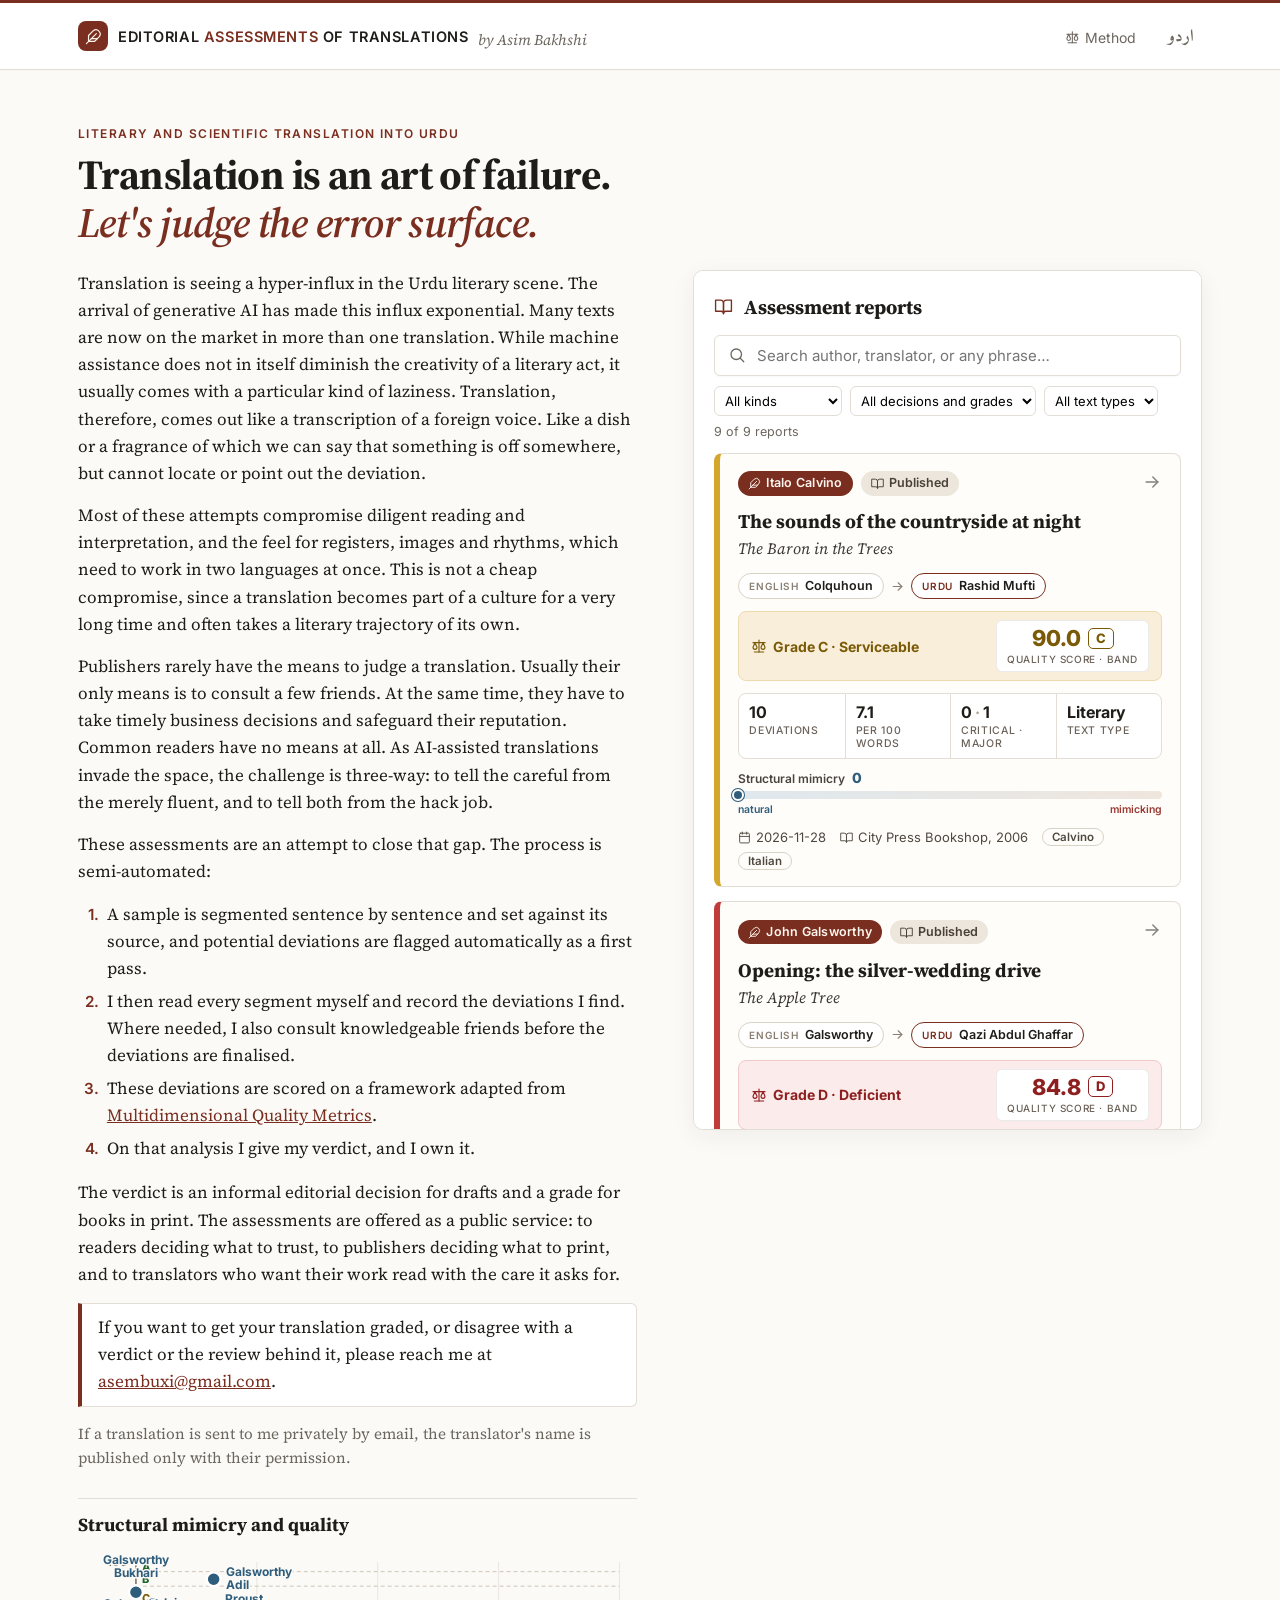
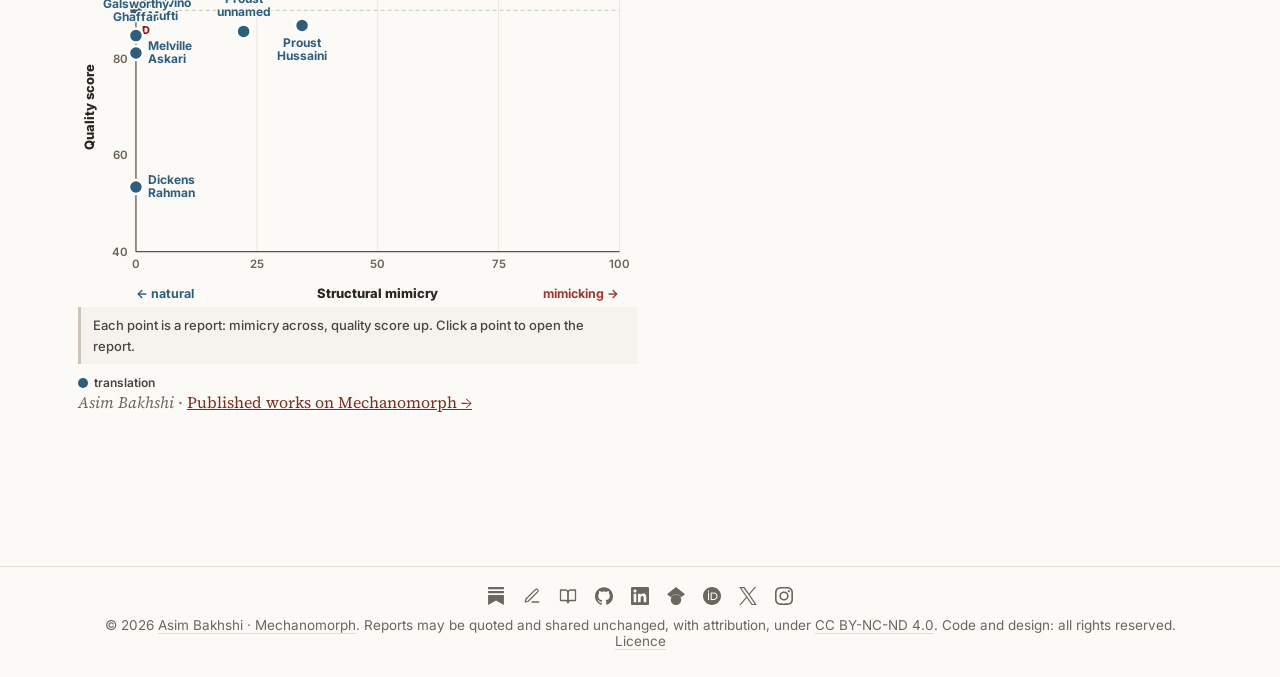
<file: index.html>
<!DOCTYPE html>
<html lang="en">
<head>
<meta charset="utf-8">
<meta name="viewport" content="width=device-width, initial-scale=1">
<title data-i18n="index.title">Editorial Assessments of Translations · Translation into Urdu</title>
<link rel="icon" href="data:image/svg+xml,%3Csvg xmlns=%22http://www.w3.org/2000/svg%22 viewBox=%220 0 32 32%22%3E%3Crect width=%2232%22 height=%2232%22 rx=%227%22 fill=%22%237a2e1f%22/%3E%3Cpath d=%22M23 10.5A5 5 0 0 0 16 3.5L10 9.5V17h7.5z M17 7 6 26 M19 13h-7%22 fill=%22none%22 stroke=%22%23fbf3e8%22 stroke-width=%221.8%22 stroke-linecap=%22round%22 stroke-linejoin=%22round%22 transform=%22translate(2 3)%22/%3E%3C/svg%3E">
<link rel="stylesheet" href="assets/site.css">
</head>
<body>
<header class="site"><div class="wrap">
  <div class="brand-wrap"><a class="brand" href="./"><span class="logo"><svg viewBox="0 0 24 24" fill="none" stroke="currentColor" stroke-width="1.7" stroke-linecap="round" stroke-linejoin="round" aria-hidden="true"><path d="M20.2 12.2A6 6 0 0 0 11.8 3.8L5 10.6V19h8.4z"/><path d="M16 8 2 22"/><path d="M17.5 15H9"/></svg></span><span class="wm" data-i18n="site.name">Editorial <b>Assessments</b> of Translations</span></a><a class="byname" href="https://mechanomorph.substack.com" rel="noopener" data-i18n="site.by">by Asim Bakhshi</a></div>
  <nav><a href="about.html"><svg class="ico" viewBox="0 0 24 24" fill="none" stroke="currentColor" stroke-width="1.7" stroke-linecap="round" stroke-linejoin="round" aria-hidden="true"><path d="M12 3v18"/><path d="M5 21h14"/><path d="M3 7h18"/><path d="m6 7-3 7a3 3 0 0 0 6 0z"/><path d="m18 7-3 7a3 3 0 0 0 6 0z"/></svg><span data-i18n="nav.method">Method</span></a><a href="#" class="lang-switch" lang="ur">اردو</a></nav>
</div></header>

<main class="wrap">
  <section class="manifesto">
    <p class="eyebrow" data-i18n="index.eyebrow">Literary and scientific translation into Urdu</p>
    <h1 class="headline"><span class="h1a" data-i18n="index.head1">Translation is an art of failure.</span><br><span data-i18n="index.head2">Let's judge the error surface.</span></h1>
  </section>

  <div class="front">
    <div class="manifesto-body">
      <p data-i18n="index.p1">Translation is seeing a hyper-influx in the Urdu literary scene. The arrival of generative AI has made this influx exponential. Many texts are now on the market in more than one translation. While machine assistance does not in itself diminish the creativity of a literary act, it usually comes with a particular kind of laziness. Translation, therefore, comes out like a transcription of a foreign voice. Like a dish or a fragrance of which we can say that something is off somewhere, but cannot locate or point out the deviation.</p>
      <p data-i18n="index.p1b">Most of these attempts compromise diligent reading and interpretation, and the feel for registers, images and rhythms, which need to work in two languages at once. This is not a cheap compromise, since a translation becomes part of a culture for a very long time and often takes a literary trajectory of its own.</p>
      <p data-i18n="index.p2">Publishers rarely have the means to judge a translation. Usually their only means is to consult a few friends. At the same time, they have to take timely business decisions and safeguard their reputation. Common readers have no means at all. As AI-assisted translations invade the space, the challenge is three-way: to tell the careful from the merely fluent, and to tell both from the hack job.</p>
      <p data-i18n="index.p3">These assessments are an attempt to close that gap. The process is semi-automated:</p>
      <ol class="process">
        <li data-i18n="index.step1">A sample is segmented sentence by sentence and set against its source, and potential deviations are flagged automatically as a first pass.</li>
        <li data-i18n="index.step2">I then read every segment myself and record the deviations I find. Where needed, I also consult knowledgeable friends before the deviations are finalised.</li>
        <li data-i18n="index.step3">These deviations are scored on a framework adapted from <a data-slot="mqm" href="https://www.themqm.org/" rel="noopener"><span data-i18n="index.mqm">Multidimensional Quality Metrics</span></a>.</li>
        <li data-i18n="index.step4">On that analysis I give my verdict, and I own it.</li>
      </ol>
      <p data-i18n="index.p4">The verdict is an informal editorial decision for drafts and a grade for books in print. The assessments are offered as a public service: to readers deciding what to trust, to publishers deciding what to print, and to translators who want their work read with the care it asks for.</p>
      <p class="contact" data-i18n="index.contact">If you want to get your translation graded, or disagree with a verdict or the review behind it, please reach me at <a class="mail" data-slot="email" data-u="asembuxi" data-d="gmail.com" href="#">asembuxi [at] gmail [dot] com</a>.</p>
      <p class="privacy" data-i18n="index.privacy">If a translation is sent to me privately by email, the translator's name is published only with their permission.</p>
      <section class="pgrid-front"><h2 data-i18n="grid.head">Structural mimicry and quality</h2>
        <div id="pgrid"></div>
      </section>
      <p class="signature"><em data-i18n="index.signature">Asim Bakhshi</em> · <a href="https://mechanomorph.substack.com/p/published-works" rel="noopener" data-i18n="index.works">Published works on Mechanomorph →</a></p>
    </div>
    <aside class="reports-panel" aria-label="Assessment reports">
      <h2 class="list-head"><svg class="ico" viewBox="0 0 24 24" fill="none" stroke="currentColor" stroke-width="1.7" stroke-linecap="round" stroke-linejoin="round" aria-hidden="true"><path d="M2 4h6a4 4 0 0 1 4 4v13a3 3 0 0 0-3-3H2z"/><path d="M22 4h-6a4 4 0 0 0-4 4v13a3 3 0 0 1 3-3h7z"/></svg><span data-i18n="list.head">Assessment reports</span></h2>
      <div class="search-wrap"><svg class="ico" viewBox="0 0 24 24" fill="none" stroke="currentColor" stroke-width="1.7" stroke-linecap="round" stroke-linejoin="round" aria-hidden="true"><circle cx="11" cy="11" r="7"/><path d="m21 21-4.3-4.3"/></svg><input id="q" class="search" type="search" placeholder="Search author, translator, or any phrase…" data-i18n-ph="list.search" autocomplete="off"></div>
      <div class="filters">
        <select id="f-stage"><option value="" data-i18n="list.allKinds">All kinds</option><option value="Pre-publication" data-i18n="stage.Pre-publication">Pre-publication</option><option value="Published" data-i18n="stage.Published">Published</option><option value="Comparison" data-i18n="cmp.kind">Comparison</option></select>
        <select id="f-decision"><option value="" data-i18n="list.allOutcomes">All decisions and grades</option></select>
        <select id="f-type"><option value="" data-i18n="list.allTypes">All text types</option></select>
        <span id="count" class="hint" style="align-self:center"></span>
      </div>
      <div id="cards" class="cards"><p class="empty" data-i18n="common.loading">Loading…</p></div>
    </aside>
  </div>
</main>

<footer class="site"><div class="wrap"><nav class="social" aria-label="Asim Bakhshi elsewhere" data-i18n-label="foot.elsewhere"><a href="https://mechanomorph.substack.com/" rel="noopener me" title="Mechanomorph (Substack)" aria-label="Mechanomorph (Substack)"><svg viewBox="0 0 24 24" fill="currentColor" aria-hidden="true"><path d="M22.539 8.242H1.46V5.406h21.08v2.836zM1.46 10.812V24L12 18.11 22.54 24V10.812H1.46zM22.54 0H1.46v2.836h21.08V0z"/></svg></a><a href="https://isharaat.com/" rel="noopener me" title="Isharaat (Urdu blog)" aria-label="Isharaat (Urdu blog)" data-i18n-title="foot.isharaat"><svg viewBox="0 0 24 24" fill="none" stroke="currentColor" stroke-width="1.7" stroke-linecap="round" stroke-linejoin="round" aria-hidden="true"><path d="M12 20h9"/><path d="M16.5 3.5a2.1 2.1 0 0 1 3 3L7 19l-4 1 1-4z"/></svg></a><a href="https://www.musery.app/" rel="noopener me" title="Musery" aria-label="Musery"><svg viewBox="0 0 24 24" fill="none" stroke="currentColor" stroke-width="1.7" stroke-linecap="round" stroke-linejoin="round" aria-hidden="true"><path d="M2 4h6a4 4 0 0 1 4 4v13a3 3 0 0 0-3-3H2z"/><path d="M22 4h-6a4 4 0 0 0-4 4v13a3 3 0 0 1 3-3h7z"/></svg></a><a href="https://github.com/aasem" rel="noopener me" title="GitHub" aria-label="GitHub"><svg viewBox="0 0 24 24" fill="currentColor" aria-hidden="true"><path d="M12 .297c-6.63 0-12 5.373-12 12 0 5.303 3.438 9.8 8.205 11.385.6.113.82-.258.82-.577 0-.285-.01-1.04-.015-2.04-3.338.724-4.042-1.61-4.042-1.61C4.422 18.07 3.633 17.7 3.633 17.7c-1.087-.744.084-.729.084-.729 1.205.084 1.838 1.236 1.838 1.236 1.07 1.835 2.809 1.305 3.495.998.108-.776.417-1.305.76-1.605-2.665-.3-5.466-1.332-5.466-5.93 0-1.31.465-2.38 1.235-3.22-.135-.303-.54-1.523.105-3.176 0 0 1.005-.322 3.3 1.23.96-.267 1.98-.399 3-.405 1.02.006 2.04.138 3 .405 2.28-1.552 3.285-1.23 3.285-1.23.645 1.653.24 2.873.12 3.176.765.84 1.23 1.91 1.23 3.22 0 4.61-2.805 5.625-5.475 5.92.42.36.81 1.096.81 2.22 0 1.606-.015 2.896-.015 3.286 0 .315.21.69.825.57C20.565 22.092 24 17.592 24 12.297c0-6.627-5.373-12-12-12"/></svg></a><a href="https://www.linkedin.com/in/asim-bakhshi-54750826/" rel="noopener me" title="LinkedIn" aria-label="LinkedIn"><svg viewBox="0 0 24 24" fill="currentColor" aria-hidden="true"><path d="M20.447 20.452h-3.554v-5.569c0-1.328-.027-3.037-1.852-3.037-1.853 0-2.136 1.445-2.136 2.939v5.667H9.351V9h3.414v1.561h.046c.477-.9 1.637-1.85 3.37-1.85 3.601 0 4.267 2.37 4.267 5.455v6.286zM5.337 7.433c-1.144 0-2.063-.926-2.063-2.065 0-1.138.92-2.063 2.063-2.063 1.14 0 2.064.925 2.064 2.063 0 1.139-.925 2.065-2.064 2.065zm1.782 13.019H3.555V9h3.564v11.452zM22.225 0H1.771C.792 0 0 .774 0 1.729v20.542C0 23.227.792 24 1.771 24h20.451C23.2 24 24 23.227 24 22.271V1.729C24 .774 23.2 0 22.222 0h.003z"/></svg></a><a href="https://scholar.google.com/citations?user=BEy-dEsAAAAJ" rel="noopener me" title="Google Scholar" aria-label="Google Scholar"><svg viewBox="0 0 24 24" fill="currentColor" aria-hidden="true"><path d="M5.242 13.769L0 9.5 12 0l12 9.5-5.242 4.269C17.548 11.249 14.978 9.5 12 9.5c-2.977 0-5.548 1.748-6.758 4.269zM12 10a7 7 0 1 0 0 14 7 7 0 0 0 0-14z"/></svg></a><a href="https://orcid.org/0000-0002-9516-9153" rel="noopener me" title="ORCID" aria-label="ORCID"><svg viewBox="0 0 24 24" fill="currentColor" aria-hidden="true"><path d="M12 0C5.372 0 0 5.372 0 12s5.372 12 12 12 12-5.372 12-12S18.628 0 12 0zM7.369 4.378c.525 0 .947.431.947.947s-.422.947-.947.947a.95.95 0 0 1-.947-.947c0-.525.422-.947.947-.947zm-.722 3.038h1.444v10.041H6.647V7.416zm3.562 0h3.9c3.712 0 5.344 2.653 5.344 5.025 0 2.578-2.016 5.025-5.325 5.025h-3.919V7.416zm1.444 1.303v7.444h2.297c3.272 0 4.022-2.484 4.022-3.722 0-2.016-1.284-3.722-4.097-3.722h-2.222z"/></svg></a><a href="https://x.com/aasembakhshi" rel="noopener me" title="X" aria-label="X"><svg viewBox="0 0 24 24" fill="currentColor" aria-hidden="true"><path d="M14.234 10.162 22.977 0h-2.072l-7.591 8.824L7.251 0H.258l9.168 13.343L.258 24H2.33l8.016-9.318L16.749 24h6.993zm-2.837 3.299-.929-1.329L3.076 1.56h3.182l5.965 8.532.929 1.329 7.754 11.09h-3.182z"/></svg></a><a href="https://www.instagram.com/aasembakhshi/" rel="noopener me" title="Instagram" aria-label="Instagram"><svg viewBox="0 0 24 24" fill="currentColor" aria-hidden="true"><path d="M7.0301.084c-1.2768.0602-2.1487.264-2.911.5634-.7888.3075-1.4575.72-2.1228 1.3877-.6652.6677-1.075 1.3368-1.3802 2.127-.2954.7638-.4956 1.6365-.552 2.914-.0564 1.2775-.0689 1.6882-.0626 4.947.0062 3.2586.0206 3.6671.0825 4.9473.061 1.2765.264 2.1482.5635 2.9107.308.7889.72 1.4573 1.388 2.1228.6679.6655 1.3365 1.0743 2.1285 1.38.7632.295 1.6361.4961 2.9134.552 1.2773.056 1.6884.069 4.9462.0627 3.2578-.0062 3.668-.0207 4.9478-.0814 1.28-.0607 2.147-.2652 2.9098-.5633.7889-.3086 1.4578-.72 2.1228-1.3881.665-.6682 1.0745-1.3378 1.3795-2.1284.2957-.7632.4966-1.636.552-2.9124.056-1.2809.0692-1.6898.063-4.948-.0063-3.2583-.021-3.6668-.0817-4.9465-.0607-1.2797-.264-2.1487-.5633-2.9117-.3084-.7889-.72-1.4568-1.3876-2.1228C21.2982 1.33 20.628.9208 19.8378.6165 19.074.321 18.2017.1197 16.9244.0645 15.6471.0093 15.236-.005 11.977.0014 8.718.0076 8.31.0215 7.0301.0839m.1402 21.6932c-1.17-.0509-1.8053-.2453-2.2287-.408-.5606-.216-.96-.4771-1.3819-.895-.422-.4178-.6811-.8186-.9-1.378-.1644-.4234-.3624-1.058-.4171-2.228-.0595-1.2645-.072-1.6442-.079-4.848-.007-3.2037.0053-3.583.0607-4.848.05-1.169.2456-1.805.408-2.2282.216-.5613.4762-.96.895-1.3816.4188-.4217.8184-.6814 1.3783-.9003.423-.1651 1.0575-.3614 2.227-.4171 1.2655-.06 1.6447-.072 4.848-.079 3.2033-.007 3.5835.005 4.8495.0608 1.169.0508 1.8053.2445 2.228.408.5608.216.96.4754 1.3816.895.4217.4194.6816.8176.9005 1.3787.1653.4217.3617 1.056.4169 2.2263.0602 1.2655.0739 1.645.0796 4.848.0058 3.203-.0055 3.5834-.061 4.848-.051 1.17-.245 1.8055-.408 2.2294-.216.5604-.4763.96-.8954 1.3814-.419.4215-.8181.6811-1.3783.9-.4224.1649-1.0577.3617-2.2262.4174-1.2656.0595-1.6448.072-4.8493.079-3.2045.007-3.5825-.006-4.848-.0608M16.953 5.5864A1.44 1.44 0 1 0 18.39 4.144a1.44 1.44 0 0 0-1.437 1.4424M5.8385 12.012c.0067 3.4032 2.7706 6.1557 6.173 6.1493 3.4026-.0065 6.157-2.7701 6.1506-6.1733-.0065-3.4032-2.771-6.1565-6.174-6.1498-3.403.0067-6.156 2.771-6.1496 6.1738M8 12.0077a4 4 0 1 1 4.008 3.9921A3.9996 3.9996 0 0 1 8 12.0077"/></svg></a></nav>© 2026 <a href="https://mechanomorph.substack.com" rel="noopener">Asim Bakhshi · Mechanomorph</a>. <span data-i18n="foot.license">Reports may be quoted and shared unchanged, with attribution, under <a data-slot="cc" href="https://creativecommons.org/licenses/by-nc-nd/4.0/" rel="noopener license">CC BY-NC-ND 4.0</a>. Code and design: all rights reserved.</span> <a href="https://github.com/aasem/translation-criticism/blob/main/LICENSE" rel="noopener" data-i18n="foot.licence_link">Licence</a></div></footer>

<script>
for (const a of document.querySelectorAll('a.mail')) {
  const addr = a.dataset.u + '@' + a.dataset.d;
  a.href = 'mailto:' + addr; a.textContent = addr;
}
</script>
<script type="module">
import { t, tr, label, UR } from './assets/i18n.js';
import { proxBar, gridLegend, proximity, gridSVG, loadJSON, esc, urduWrap, tally, decisionClass, DECISIONS, icon, isPublished, GRADES, gradeName, gradeClass, scoreRange, outcomeMoved, scoreGuide, analyse, normalize, normalizeComparison, localize, tagLabel, langName } from './assets/common.js';

const $ = (id) => document.getElementById(id);
let reports = [], comparisons = [];

function haystack(r) {
  const segs = (r.segments || []).flatMap((s) => [s.source, s.submission, s.suggestion?.ai, s.suggestion?.human, ...(s.deviations || []).flatMap((d) => [d.note, d.gain])]);
  return [r.title, r.author, r.work, r.originalWork, r.passage, r.source?.translator, r.source?.label, r.submission?.translator,
    r.submission?.label, r.submission?.language, r.stage, isPublished(r) ? gradeName(r.grade) : r.decision, label('textType', r.textType), ...Object.values(r.publication || {}), ...(r.tags || []), r.source?.text, r.submission?.text, r.reference?.translator, ...segs]
    .filter(Boolean).join('   ').toLowerCase();
}

function snippet(text, q) {
  const i = text.toLowerCase().indexOf(q);
  if (i < 0) return '';
  const a = Math.max(0, i - 70), b = Math.min(text.length, i + q.length + 70);
  const pre = esc(text.slice(a, i)), hit = esc(text.slice(i, i + q.length)), post = esc(text.slice(i + q.length, b));
  return (a ? '…' : '') + pre + '<mark>' + hit + '</mark>' + post + (b < text.length ? '…' : '');
}

const isUrdu = (h) => {
  const t = h.replace(/<[^>]+>/g, '');
  return (t.match(/[\u0600-\u06FF]/g) || []).length > (t.match(/[A-Za-z]/g) || []).length;
};

const T = t;
function scoreTip(t) {
  const g = scoreGuide(t);
  const where = g.status === 'ideal' ? T('tip.meetsIdeal')
    : g.status === 'acceptable' ? T('tip.isAcceptable', { max: g.ideal.maxPenalty, penalty: t.penalty })
    : T('tip.below', { words: t.words, max: g.acc.maxPenalty, penalty: t.penalty, over: g.toAcc });
  return `<span class="tip" role="tooltip">
    <strong>${t.score.toFixed(1)} · ${T('tip.band', { letter: t.band[0], name: t.band[1] })}</strong> ${T('tip.scores', { range: scoreRange(t.band[0]) })}
    <span>${T('tip.explain', { pp100: t.pp100.toFixed(1) })}</span>
    <span class="tip-scale"><em>${T('tip.ideal')}</em><b>${g.ideal.score}+</b><i>${T('tip.band', { letter: g.ideal.letter, name: g.ideal.name })}</i><em>${T('tip.acceptable')}</em><b>${g.acc.score}+</b><i>${T('tip.band', { letter: g.acc.letter, name: g.acc.name })}</i><em>${T('tip.thisOne')}</em><b>${t.score.toFixed(1)}</b><i>${T('tip.band', { letter: t.band[0], name: t.band[1] })}</i></span>
    <span class="tip-where tip-${g.status}">${where}</span>
  </span>`;
}

function render() {
  const q = $('q').value.trim().toLowerCase();
  const fd = $('f-decision').value, fs = $('f-type').value, fk = $('f-stage').value;
  const list = reports.filter((r) =>
    (!fk || (r.stage || 'Pre-publication') === fk) && (!fd || (isPublished(r) ? 'Grade ' + r.grade : r.decision) === fd) && (!fs || r.textType === fs) &&
    (!q || r._hay.includes(q)));
  const clist = comparisons.filter((c) => (!fk || fk === 'Comparison') && !fd && (!fs || c._rs[0].textType === fs) && (!q || c._hay.includes(q)));
  const items = [...list, ...clist].sort((a, b) => String(b.date).localeCompare(String(a.date)));
  const all = reports.length + comparisons.length;
  $('count').textContent = UR ? T('list.count', { shown: items.length, total: all }) : `${items.length} of ${all} report${all === 1 ? '' : 's'}`;
  if (!items.length) { $('cards').innerHTML = `<p class="empty">${T('list.none')}</p>`; return; }
  $('cards').innerHTML = items.map((r) => {
    if (r._cmp) return cmpCard(r);
    const t = tally(r);
    let ex = '';
    if (q) {
      const fields = [r.submission?.text, r.source?.text, ...(r.segments || []).flatMap((s) => (s.deviations || []).map((d) => d.note))];
      for (const f of fields) { const s = f && snippet(f, q); if (s) { ex = s; break; } }
    }
    const tone = isPublished(r) ? gradeClass(r.grade) : decisionClass(r.decision);
    const pub = isPublished(r) && r.publication?.publisher ? [r.publication.publisher, r.publication.year].filter(Boolean).join(', ') : '';
    return `<a class="card rcard band-${t.band[0]}" href="report.html?id=${encodeURIComponent(r.id)}">
      <div class="rc-top">
        <span class="badge author">${icon('feather')}${esc(r.author)}</span>
        <span class="badge kind">${icon(isPublished(r) ? 'book' : 'doc')}${esc(label('stage', r.stage || 'Pre-publication'))}</span>
        <span class="rc-go">${icon('arrow')}</span>
      </div>
      <h2 class="rc-title">${esc(r.passage || r.work)}</h2>
      ${r.passage && r.work ? `<div class="rc-work">${esc(r.work)}</div>` : ''}
      <div class="rc-people">
        <span class="badge person"><small>${esc(langName(r.source?.language || ''))}</small>${esc(r.source?.label || r.source?.translator || T('card.original'))}</span>
        <span class="rc-arrow">${icon('arrow')}</span>
        <span class="badge person tr"><small>${esc(langName(r.submission?.language || ''))}</small>${esc(r.submission?.translator || T('card.unnamed'))}</span>
      </div>
      <div class="rc-verdict ${tone}">
        <span class="rc-outcome"><span class="rc-outcome-label">${isPublished(r) ? `${icon('scale')}${esc(T('card.grade', { grade: gradeName(r.grade) }))}` : `${icon('gavel')}${esc(label('decision', r.decision))}`}</span>${
          outcomeMoved(r, t) ? `<small>${T('card.moved')}</small>` : ''}</span>
        <span class="rc-score ${gradeClass(t.band[0])}" tabindex="0"><b>${t.score.toFixed(1)}</b><i>${t.band[0]}</i><span>${T('card.scoreLabel')}</span>${scoreTip(t)}</span>
      </div>
      <div class="rc-metrics">
        <div><b>${t.n}</b><span>${T('card.deviations')}</span></div>
        <div><b>${t.per100(t.n)}</b><span>${T('card.per100')}</span></div>
        <div><b>${t.total.Critical}<i>·</i>${t.total.Major}</b><span>${T('card.critMaj')}</span></div>
        <div><b>${esc(label('textTypeShort', r.textType))}</b><span>${T('card.type')}</span></div>
      </div>
      ${proxBar(r, t.score)}
      <div class="rc-foot">
        <span>${icon('calendar')}${esc(r.date)}</span>
        ${pub ? `<span>${icon('book')}${esc(pub)}</span>` : ''}
        ${(r.tags || []).map((x) => `<span class="tag">${esc(tagLabel(x, r._author, r.author))}</span>`).join('')}
      </div>
      ${ex ? (isUrdu(ex) ? `<div class="excerpt ur-block" lang="ur" dir="rtl">${ex}</div>` : `<div class="excerpt">${urduWrap(ex)}</div>`) : ''}
    </a>`;
  }).join('');
}

// A comparison card: the members with their scores and outcomes, the preferred one marked.
function cmpCard(c) {
  const a = c._a;
  const rows = a.members.map((m, k) => {
    const r = c._rs[k];
    const out = isPublished(r) ? T('card.grade', { grade: r.grade }) : label('decision', r.decision);
    return `<div class="rc-member${r.id === c.preferred ? ' pref' : ''}"><span dir="auto">${r.id === c.preferred ? icon('check') : ''}${urduWrap(esc(m.label))}</span><span><span class="${gradeClass(m.band)}">${m.score.toFixed(1)} · ${m.band}</span> · ${esc(out)}</span></div>`;
  }).join('');
  return `<a class="card rcard" href="compare.html?id=${encodeURIComponent(c.id)}">
    <div class="rc-top">
      <span class="badge author">${icon('feather')}${esc(c.author)}</span>
      <span class="badge kind">${icon('columns')}${esc(T('cmp.kind'))}</span>
      <span class="rc-go">${icon('arrow')}</span>
    </div>
    <h2 class="rc-title">${esc(c.passage || c.work)}</h2>
    ${c.passage && c.work ? `<div class="rc-work">${esc(c.work)}</div>` : ''}
    <div class="rc-work">${esc(T('cmp.card', { n: a.members.length }))}</div>
    <div class="rc-members">${rows}</div>
    <div class="rc-foot"><span>${icon('calendar')}${esc(c.date)}</span>${(c.tags || []).map((x) => `<span class="tag">${esc(tagLabel(x, c._author, c.author))}</span>`).join('')}</div>
  </a>`;
}

function fill(sel, values, text = (v) => v) {
  for (const v of values) { const o = document.createElement('option'); o.value = v; o.textContent = text(v); sel.append(o); }
}
const outcomeText = (v) => (v.startsWith('Grade ') ? T('card.grade', { grade: v.slice(6) }) : label('decision', v));

try {
  const { reports: ids } = await loadJSON('reports/index.json');
  const loaded = await Promise.allSettled(ids.map((id) => loadJSON(`reports/${id}.json`)));
  // On the Urdu page the cards read the Urdu twins; search covers both languages.
  reports = loaded.filter((x) => x.status === 'fulfilled').map((x) => ({ ...localize(x.value), _author: x.value.author, _hay: haystack(x.value) + '   ' + haystack(localize(x.value)) }));
  reports.sort((a, b) => String(b.date).localeCompare(String(a.date)));
  try {
    const byId = Object.fromEntries(reports.map((r) => [r.id, normalize(r)]));
    const { comparisons: cids } = await loadJSON('comparisons/index.json');
    const cs = await Promise.allSettled(cids.map((c) => loadJSON(`comparisons/${c}.json`)));
    comparisons = cs.filter((x) => x.status === 'fulfilled').map((x) => ({ ...localize(normalizeComparison(x.value), 'comparison'), _author: x.value.author }))
      .filter((c) => c.members.every((m) => byId[m.id])).map((c) => {
        const rs = c.members.map((m) => byId[m.id]); const a = analyse(c, rs);
        return { ...c, _cmp: true, _rs: rs, _a: a, _hay: [c.title, c.author, c.work, c.originalWork, c.passage, ...(c.tags || []), ...a.members.map((m) => m.label), c.lead, c.tendencies].filter(Boolean).join('   ').toLowerCase() };
      });
  } catch { comparisons = []; }
  const present = new Set(reports.map((r) => (isPublished(r) ? 'Grade ' + r.grade : r.decision)));
  fill($('f-decision'), [...DECISIONS.map((d) => d[0]), ...GRADES.map((g) => 'Grade ' + g[0])].filter((d) => present.has(d)), outcomeText);
  fill($('f-type'), [...new Set(reports.map((r) => r.textType).filter(Boolean))], (v) => label('textType', v));
  const pts = reports.map((r) => ({ r, p: proximity(r).art })).filter((o) => o.p != null).map(({ r, p }) => ({
    x: p, y: tally(r).score, href: `report.html?id=${encodeURIComponent(r.id)}`,
    label: [String(r.author || '').split(' ').pop(), String(r.submission?.translator || T('grid.unnamed')).split(' ').pop()],
  }));
  $('pgrid').innerHTML = pts.length ? gridSVG(pts) + `<p class="prox-hint">${T('grid.hint')}</p>` + gridLegend() : '';
  const qs = new URLSearchParams(location.search).get('q');
  if (qs) $('q').value = qs;
  render();
} catch (e) {
  $('cards').innerHTML = `<p class="empty">${esc(T('list.error', { error: e.message }))}</p>`;
}
for (const id of ['q', 'f-stage', 'f-decision', 'f-type']) $(id).addEventListener('input', render);
</script>
</body>
</html>
</file>
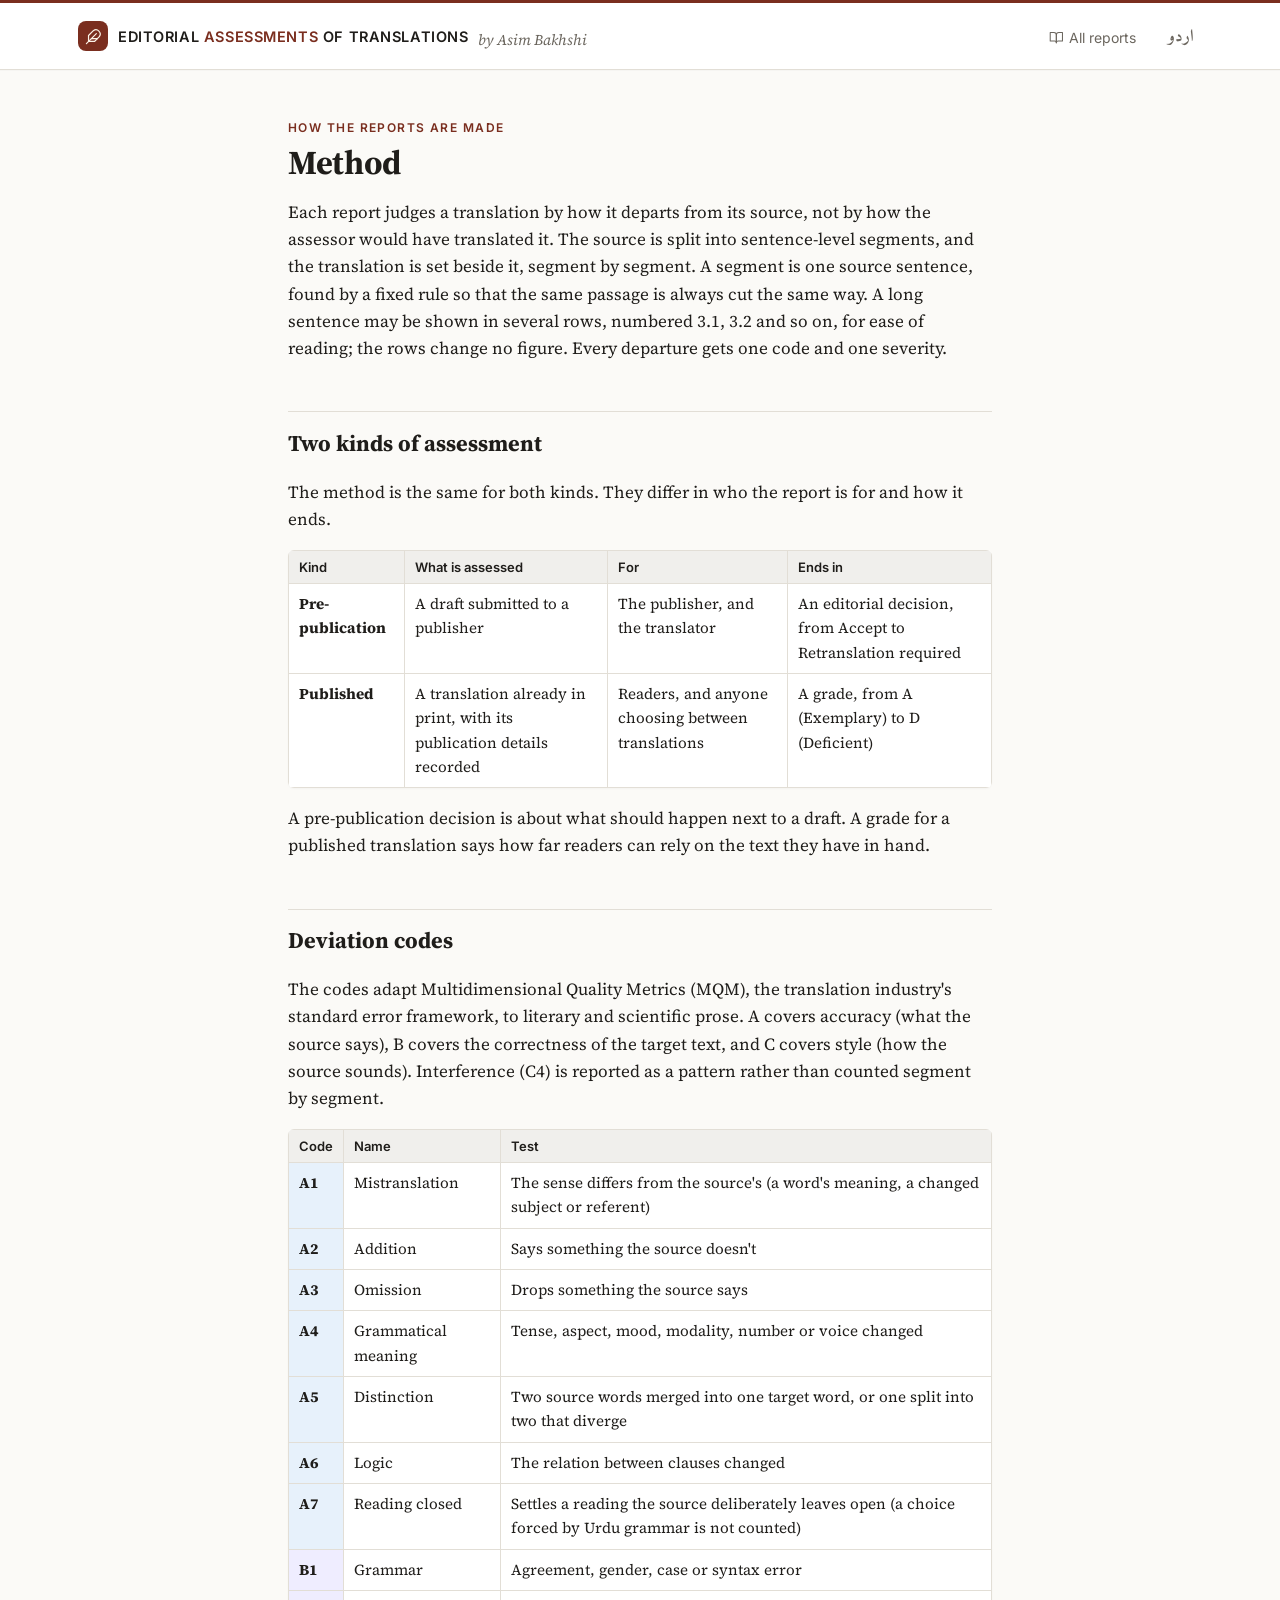
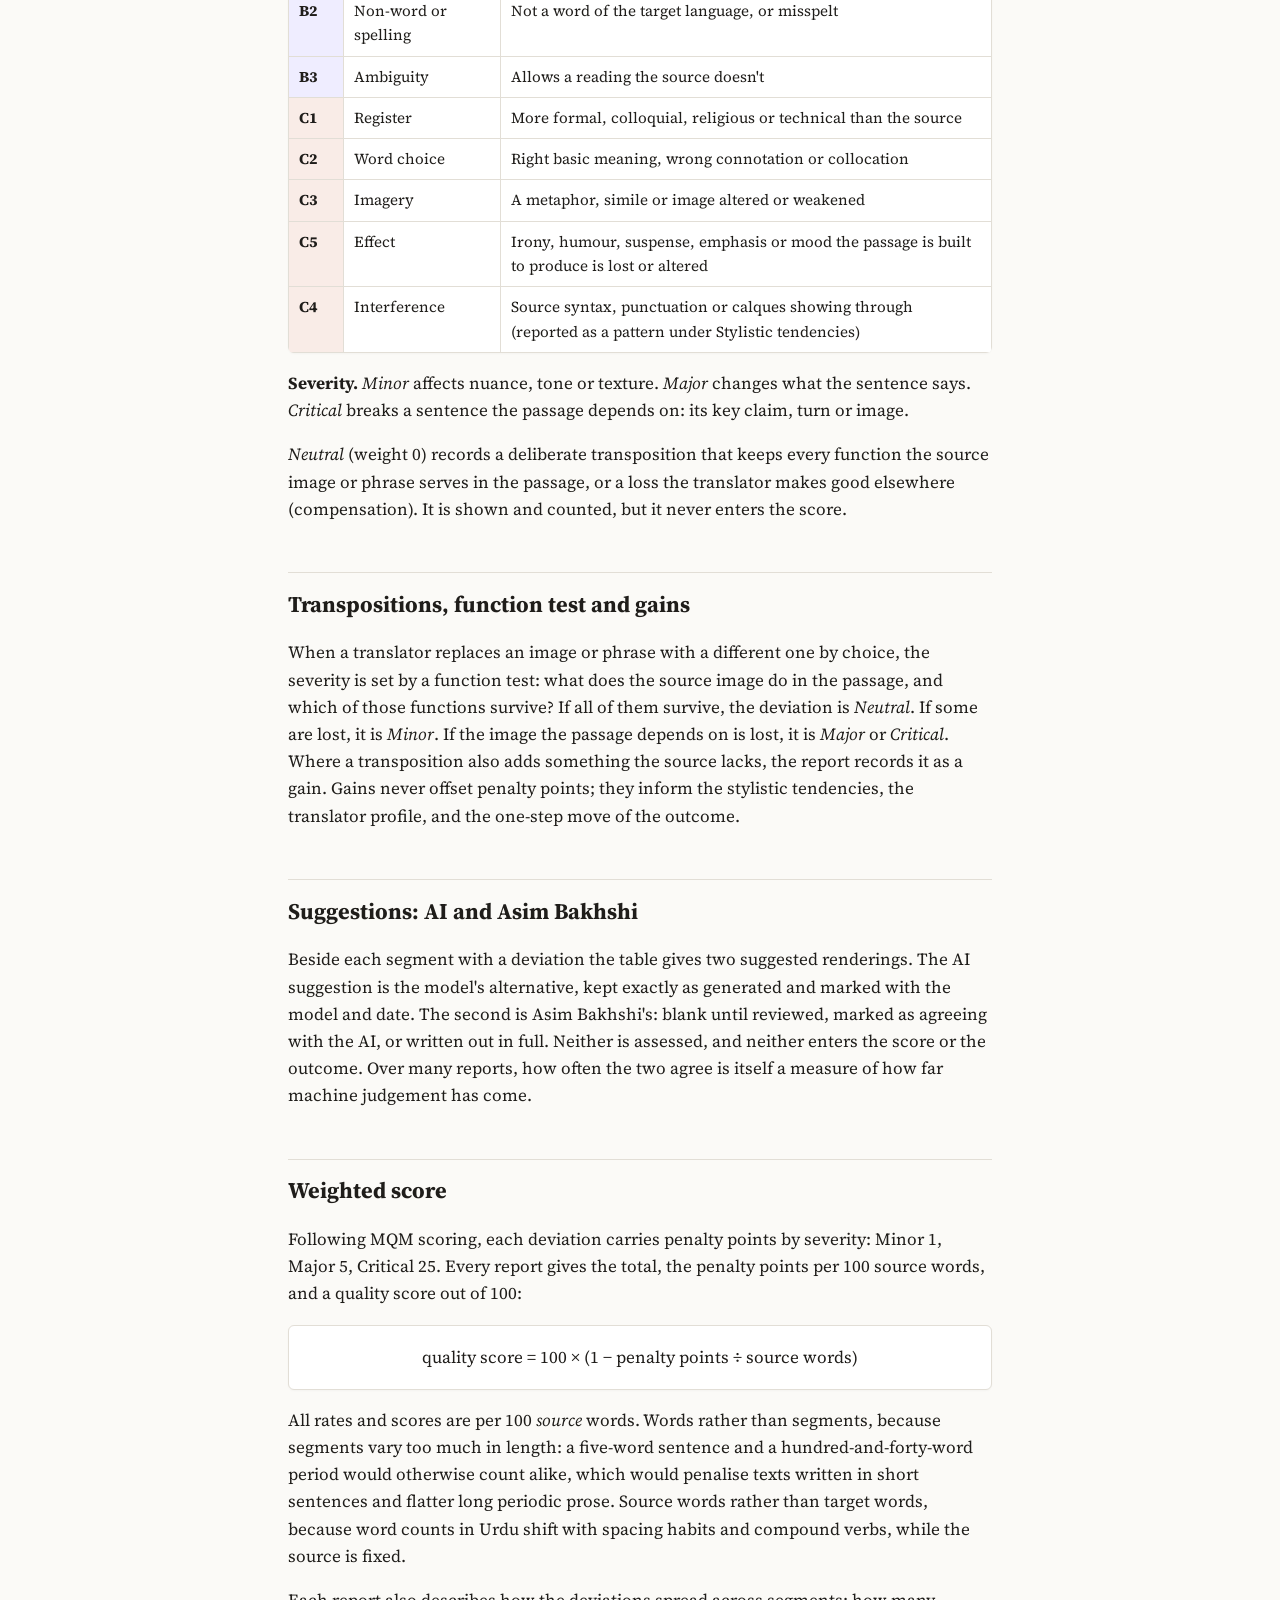
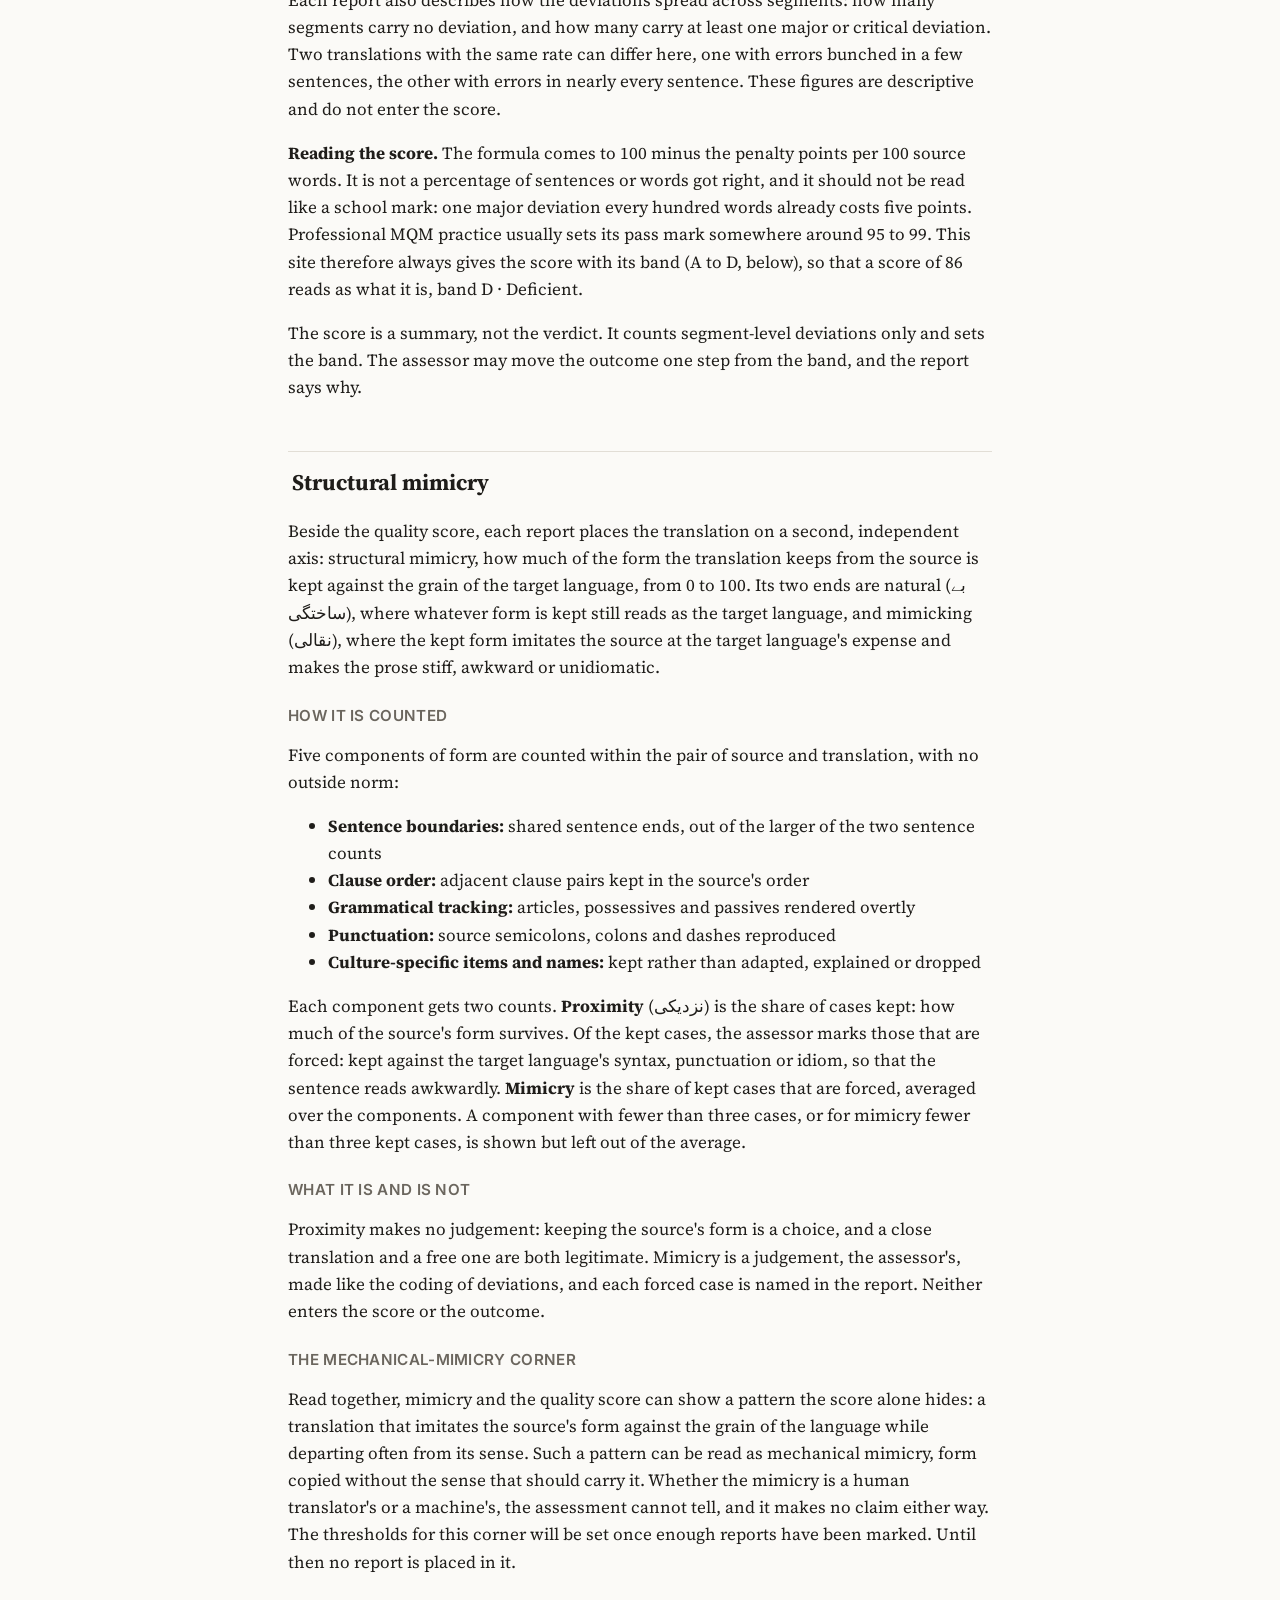
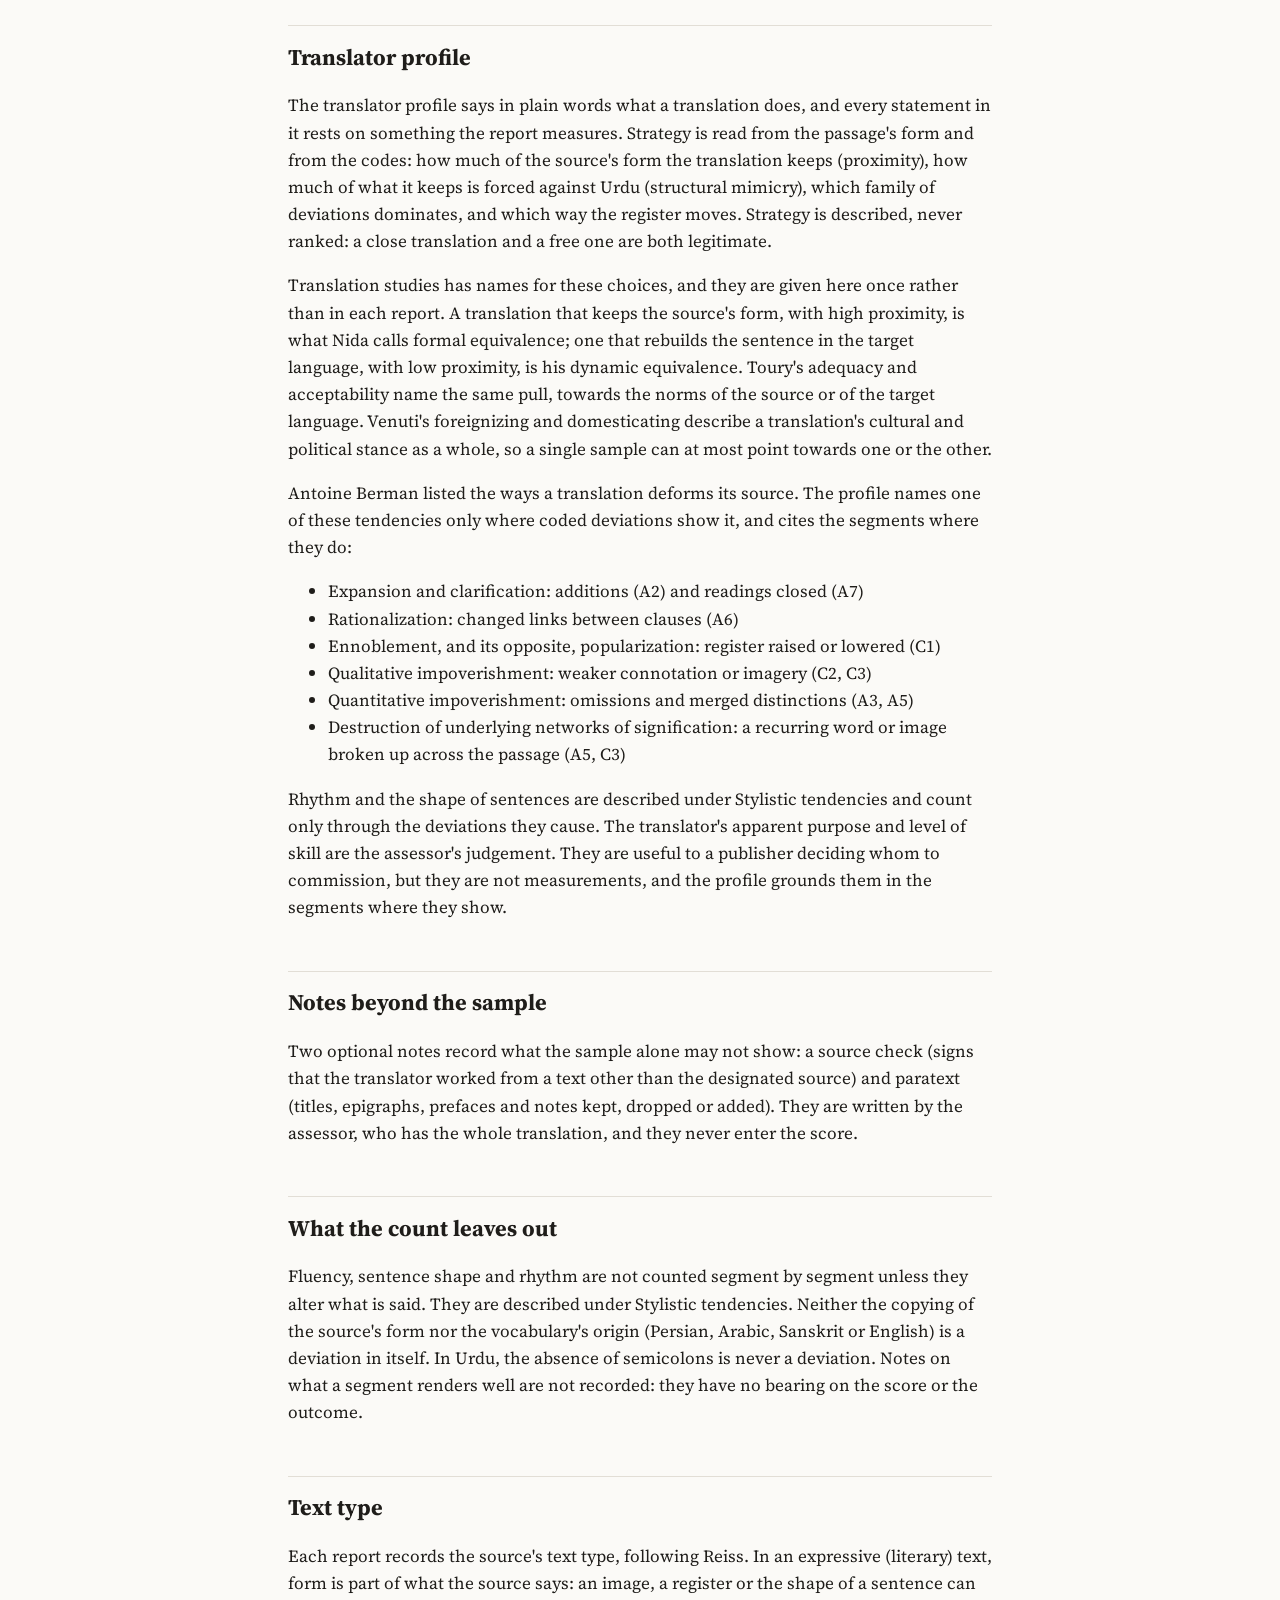
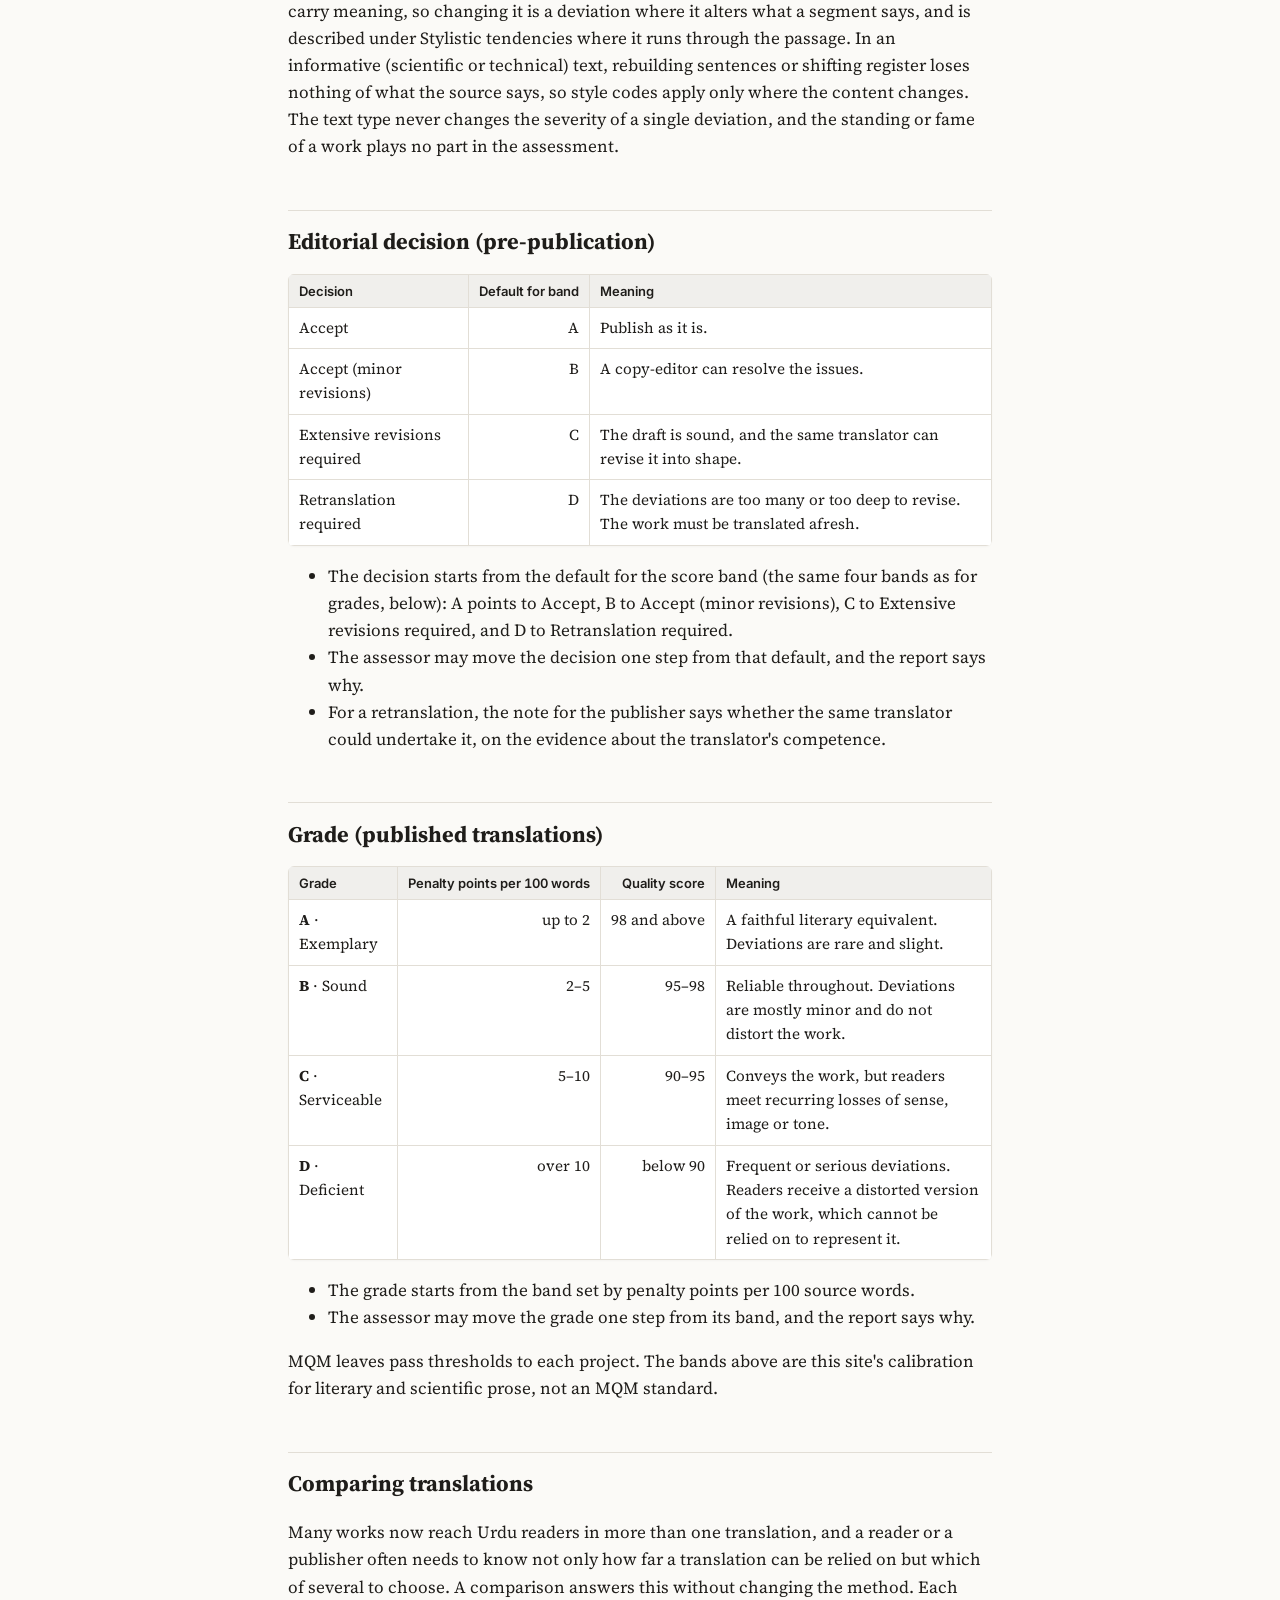
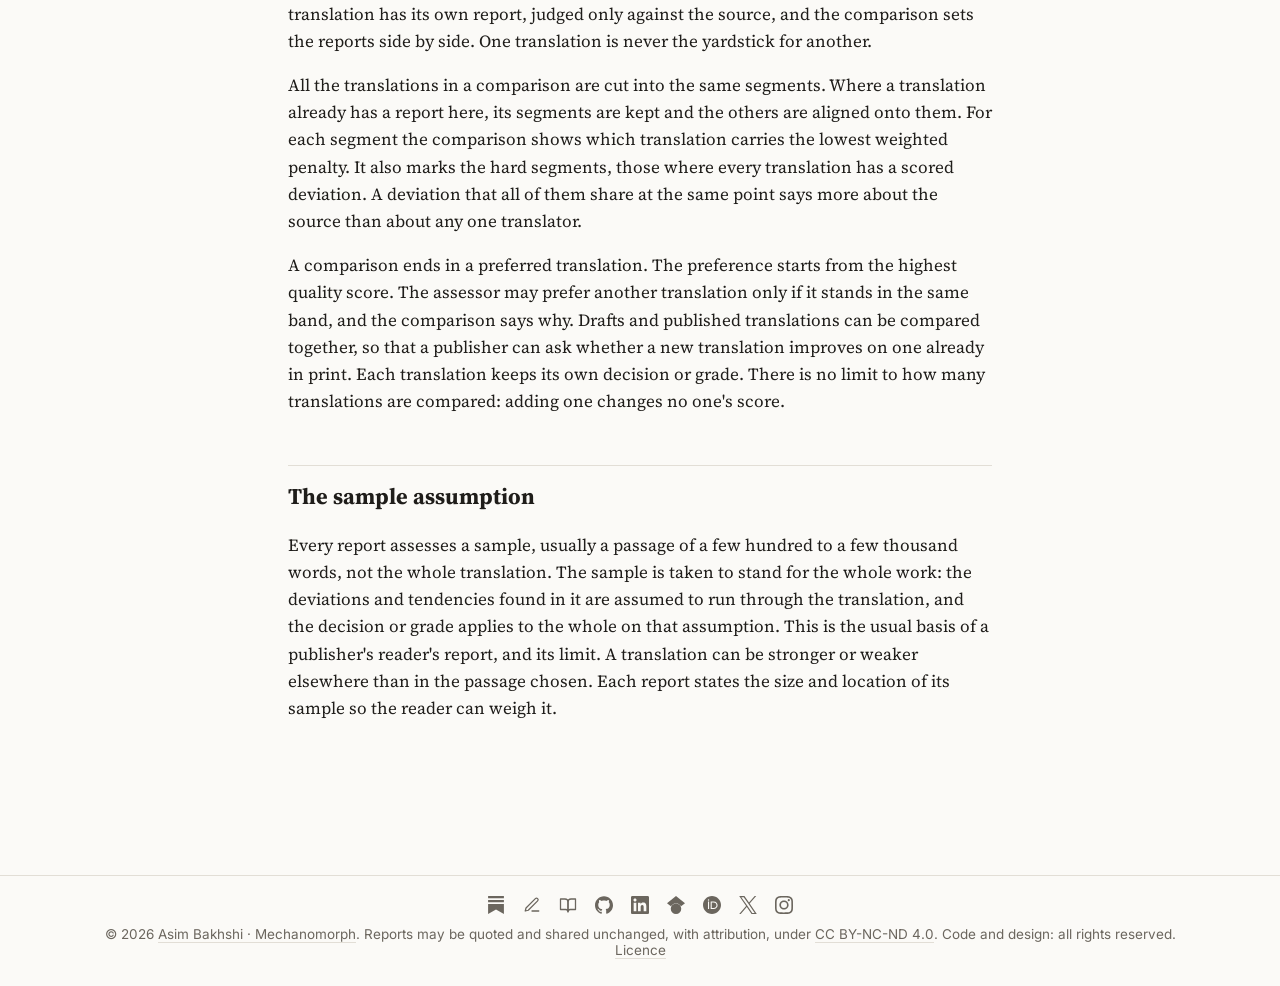
<file: about.html>
<!DOCTYPE html>
<html lang="en">
<head>
<meta charset="utf-8">
<meta name="viewport" content="width=device-width, initial-scale=1">
<title data-i18n="m.title">Method · Editorial Assessments of Translations</title>
<link rel="icon" href="data:image/svg+xml,%3Csvg xmlns=%22http://www.w3.org/2000/svg%22 viewBox=%220 0 32 32%22%3E%3Crect width=%2232%22 height=%2232%22 rx=%227%22 fill=%22%237a2e1f%22/%3E%3Cpath d=%22M23 10.5A5 5 0 0 0 16 3.5L10 9.5V17h7.5z M17 7 6 26 M19 13h-7%22 fill=%22none%22 stroke=%22%23fbf3e8%22 stroke-width=%221.8%22 stroke-linecap=%22round%22 stroke-linejoin=%22round%22 transform=%22translate(2 3)%22/%3E%3C/svg%3E">
<link rel="stylesheet" href="assets/site.css">
</head>
<body>
<header class="site"><div class="wrap">
  <div class="brand-wrap"><a class="brand" href="./"><span class="logo"><svg viewBox="0 0 24 24" fill="none" stroke="currentColor" stroke-width="1.7" stroke-linecap="round" stroke-linejoin="round" aria-hidden="true"><path d="M20.2 12.2A6 6 0 0 0 11.8 3.8L5 10.6V19h8.4z"/><path d="M16 8 2 22"/><path d="M17.5 15H9"/></svg></span><span class="wm" data-i18n="site.name">Editorial <b>Assessments</b> of Translations</span></a><a class="byname" href="https://mechanomorph.substack.com" rel="noopener" data-i18n="site.by">by Asim Bakhshi</a></div>
  <nav><a href="./"><svg class="ico" viewBox="0 0 24 24" fill="none" stroke="currentColor" stroke-width="1.7" stroke-linecap="round" stroke-linejoin="round" aria-hidden="true"><path d="M2 4h6a4 4 0 0 1 4 4v13a3 3 0 0 0-3-3H2z"/><path d="M22 4h-6a4 4 0 0 0-4 4v13a3 3 0 0 1 3-3h7z"/></svg><span data-i18n="nav.all">All reports</span></a><a href="#" class="lang-switch" lang="ur">اردو</a></nav>
</div></header>
<main class="wrap narrow">
  <p class="eyebrow" data-i18n="m.eyebrow">How the reports are made</p>
  <h1 data-i18n="m.h1">Method</h1>
  <p data-i18n="m.intro">Each report judges a translation by how it departs from its source, not by how the assessor would have translated it. The source is split into sentence-level segments, and the translation is set beside it, segment by segment. A segment is one source sentence, found by a fixed rule so that the same passage is always cut the same way. A long sentence may be shown in several rows, numbered 3.1, 3.2 and so on, for ease of reading; the rows change no figure. Every departure gets one code and one severity.</p>

  <h2 id="kinds" data-i18n="m.kinds.h">Two kinds of assessment</h2>
  <p data-i18n="m.kinds.p">The method is the same for both kinds. They differ in who the report is for and how it ends.</p>
  <table><thead><tr><th data-i18n="m.th.kind">Kind</th><th data-i18n="m.th.what">What is assessed</th><th data-i18n="m.th.for">For</th><th data-i18n="m.th.ends">Ends in</th></tr></thead><tbody>
    <tr><td><strong data-i18n="stage.Pre-publication">Pre-publication</strong></td><td data-i18n="m.pre.what">A draft submitted to a publisher</td><td data-i18n="m.pre.for">The publisher, and the translator</td><td data-i18n="m.pre.ends">An editorial decision, from Accept to Retranslation required</td></tr>
    <tr><td><strong data-i18n="stage.Published">Published</strong></td><td data-i18n="m.pub.what">A translation already in print, with its publication details recorded</td><td data-i18n="m.pub.for">Readers, and anyone choosing between translations</td><td data-i18n="m.pub.ends">A grade, from A (Exemplary) to D (Deficient)</td></tr>
  </tbody></table>
  <p data-i18n="m.kinds.after">A pre-publication decision is about what should happen next to a draft. A grade for a published translation says how far readers can rely on the text they have in hand.</p>

  <h2 id="codes" data-i18n="m.codes.h">Deviation codes</h2>
  <p data-i18n="m.codes.p">The codes adapt Multidimensional Quality Metrics (MQM), the translation industry's standard error framework, to literary and scientific prose. A covers accuracy (what the source says), B covers the correctness of the target text, and C covers style (how the source sounds). Interference (C4) is reported as a pattern rather than counted segment by segment.</p>
  <div id="codes-table"></div>
  <p data-i18n="sev.text"><strong>Severity.</strong> <em>Minor</em> affects nuance, tone or texture. <em>Major</em> changes what the sentence says. <em>Critical</em> breaks a sentence the passage depends on: its key claim, turn or image.</p>
  <p data-i18n="sev.neutralText" dir="auto"><em>Neutral</em> (weight 0) records a deliberate transposition that keeps every function the source image or phrase serves in the passage, or a loss the translator makes good elsewhere (compensation). It is shown and counted, but it never enters the score.</p>

  <h2 id="transpositions" data-i18n="m.transp.h">Transpositions, function test and gains</h2>
  <p data-i18n="m.transp.p" dir="auto">When a translator replaces an image or phrase with a different one by choice, the severity is set by a function test: what does the source image do in the passage, and which of those functions survive? If all of them survive, the deviation is <em>Neutral</em>. If some are lost, it is <em>Minor</em>. If the image the passage depends on is lost, it is <em>Major</em> or <em>Critical</em>. Where a transposition also adds something the source lacks, the report records it as a gain. Gains never offset penalty points; they inform the stylistic tendencies, the translator profile, and the one-step move of the outcome.</p>

  <h2 id="suggestions" data-i18n="m.sugg.h">Suggestions: AI and Asim Bakhshi</h2>
  <p data-i18n="m.sugg.p" dir="auto">Beside each segment with a deviation the table gives two suggested renderings. The AI suggestion is the model's alternative, kept exactly as generated and marked with the model and date. The second is Asim Bakhshi's: blank until reviewed, marked as agreeing with the AI, or written out in full. Neither is assessed, and neither enters the score or the outcome. Over many reports, how often the two agree is itself a measure of how far machine judgement has come.</p>

  <h2 id="score" data-i18n="m.score.h">Weighted score</h2>
  <p data-i18n="m.score.p1">Following MQM scoring, each deviation carries penalty points by severity: <span id="weights" data-slot="weights"></span>. Every report gives the total, the penalty points per 100 source words, and a quality score out of 100:</p>
  <p class="passage" style="text-align:center" data-i18n="m.formula">quality score = 100 × (1 − penalty points ÷ source words)</p>
  <p data-i18n="m.score.p2">All rates and scores are per 100 <em>source</em> words. Words rather than segments, because segments vary too much in length: a five-word sentence and a hundred-and-forty-word period would otherwise count alike, which would penalise texts written in short sentences and flatter long periodic prose. Source words rather than target words, because word counts in Urdu shift with spacing habits and compound verbs, while the source is fixed.</p>
  <p data-i18n="m.score.p3">Each report also describes how the deviations spread across segments: how many segments carry no deviation, and how many carry at least one major or critical deviation. Two translations with the same rate can differ here, one with errors bunched in a few sentences, the other with errors in nearly every sentence. These figures are descriptive and do not enter the score.</p>
  <p data-i18n="m.score.p4"><strong>Reading the score.</strong> The formula comes to 100 minus the penalty points per 100 source words. It is not a percentage of sentences or words got right, and it should not be read like a school mark: one major deviation every hundred words already costs five points. Professional MQM practice usually sets its pass mark somewhere around 95 to 99. This site therefore always gives the score with its band (A to D, below), so that a score of 86 reads as what it is, band D · Deficient.</p>
  <p data-i18n="m.score.p5">The score is a summary, not the verdict. It counts segment-level deviations only and sets the band. The assessor may move the outcome one step from the band, and the report says why.</p>

  <h2 id="mimicry" data-i18n="m.art.h"><span id="artificiality"></span><span id="proximity"></span>Structural mimicry</h2>
  <p data-i18n="m.art.p1">Beside the quality score, each report places the translation on a second, independent axis: structural mimicry, how much of the form the translation keeps from the source is kept against the grain of the target language, from 0 to 100. Its two ends are natural (بے ساختگی), where whatever form is kept still reads as the target language, and mimicking (نقالی), where the kept form imitates the source at the target language's expense and makes the prose stiff, awkward or unidiomatic.</p>
  <h3 data-i18n="m.art.h3a">How it is counted</h3>
  <p data-i18n="m.art.p2">Five components of form are counted within the pair of source and translation, with no outside norm:</p>
  <ul>
    <li data-i18n="m.art.li1"><strong>Sentence boundaries:</strong> shared sentence ends, out of the larger of the two sentence counts</li>
    <li data-i18n="m.art.li2"><strong>Clause order:</strong> adjacent clause pairs kept in the source's order</li>
    <li data-i18n="m.art.li3"><strong>Grammatical tracking:</strong> articles, possessives and passives rendered overtly</li>
    <li data-i18n="m.art.li4"><strong>Punctuation:</strong> source semicolons, colons and dashes reproduced</li>
    <li data-i18n="m.art.li5"><strong>Culture-specific items and names:</strong> kept rather than adapted, explained or dropped</li>
  </ul>
  <p data-i18n="m.art.p3">Each component gets two counts. <strong>Proximity</strong> (نزدیکی) is the share of cases kept: how much of the source's form survives. Of the kept cases, the assessor marks those that are forced: kept against the target language's syntax, punctuation or idiom, so that the sentence reads awkwardly. <strong>Mimicry</strong> is the share of kept cases that are forced, averaged over the components. A component with fewer than three cases, or for mimicry fewer than three kept cases, is shown but left out of the average.</p>
  <h3 data-i18n="m.art.h3b">What it is and is not</h3>
  <p data-i18n="m.art.p4">Proximity makes no judgement: keeping the source's form is a choice, and a close translation and a free one are both legitimate. Mimicry is a judgement, the assessor's, made like the coding of deviations, and each forced case is named in the report. Neither enters the score or the outcome.</p>
  <h3 data-i18n="m.art.h3c">The mechanical-mimicry corner</h3>
  <p data-i18n="m.mimic.p">Read together, mimicry and the quality score can show a pattern the score alone hides: a translation that imitates the source's form against the grain of the language while departing often from its sense. Such a pattern can be read as mechanical mimicry, form copied without the sense that should carry it. Whether the mimicry is a human translator's or a machine's, the assessment cannot tell, and it makes no claim either way. The thresholds for this corner will be set once enough reports have been marked. Until then no report is placed in it.</p>

  <h2 id="profile" data-i18n="m.prof.h">Translator profile</h2>
  <p data-i18n="m.prof.p1" dir="auto">The translator profile says in plain words what a translation does, and every statement in it rests on something the report measures. Strategy is read from the passage's form and from the codes: how much of the source's form the translation keeps (proximity), how much of what it keeps is forced against Urdu (structural mimicry), which family of deviations dominates, and which way the register moves. Strategy is described, never ranked: a close translation and a free one are both legitimate.</p>
  <p data-i18n="m.prof.p2" dir="auto">Translation studies has names for these choices, and they are given here once rather than in each report. A translation that keeps the source's form, with high proximity, is what Nida calls formal equivalence; one that rebuilds the sentence in the target language, with low proximity, is his dynamic equivalence. Toury's adequacy and acceptability name the same pull, towards the norms of the source or of the target language. Venuti's foreignizing and domesticating describe a translation's cultural and political stance as a whole, so a single sample can at most point towards one or the other.</p>
  <p data-i18n="m.prof.p3" dir="auto">Antoine Berman listed the ways a translation deforms its source. The profile names one of these tendencies only where coded deviations show it, and cites the segments where they do:</p>
  <ul>
    <li data-i18n="m.prof.li1" dir="auto">Expansion and clarification: additions (A2) and readings closed (A7)</li>
    <li data-i18n="m.prof.li2" dir="auto">Rationalization: changed links between clauses (A6)</li>
    <li data-i18n="m.prof.li3" dir="auto">Ennoblement, and its opposite, popularization: register raised or lowered (C1)</li>
    <li data-i18n="m.prof.li4" dir="auto">Qualitative impoverishment: weaker connotation or imagery (C2, C3)</li>
    <li data-i18n="m.prof.li5" dir="auto">Quantitative impoverishment: omissions and merged distinctions (A3, A5)</li>
    <li data-i18n="m.prof.li6" dir="auto">Destruction of underlying networks of signification: a recurring word or image broken up across the passage (A5, C3)</li>
  </ul>
  <p data-i18n="m.prof.p4" dir="auto">Rhythm and the shape of sentences are described under Stylistic tendencies and count only through the deviations they cause. The translator's apparent purpose and level of skill are the assessor's judgement. They are useful to a publisher deciding whom to commission, but they are not measurements, and the profile grounds them in the segments where they show.</p>

  <h2 id="beyond-sample" data-i18n="m.checks.h">Notes beyond the sample</h2>
  <p data-i18n="m.checks.p">Two optional notes record what the sample alone may not show: a source check (signs that the translator worked from a text other than the designated source) and paratext (titles, epigraphs, prefaces and notes kept, dropped or added). They are written by the assessor, who has the whole translation, and they never enter the score.</p>

  <h2 id="not-counted" data-i18n="m.notcounted.h">What the count leaves out</h2>
  <p data-i18n="m.notcounted.p" dir="auto">Fluency, sentence shape and rhythm are not counted segment by segment unless they alter what is said. They are described under Stylistic tendencies. Neither the copying of the source's form nor the vocabulary's origin (Persian, Arabic, Sanskrit or English) is a deviation in itself. In Urdu, the absence of semicolons is never a deviation. Notes on what a segment renders well are not recorded: they have no bearing on the score or the outcome.</p>

  <h2 id="text-type" data-i18n="m.type.h">Text type</h2>
  <p data-i18n="m.type.p">Each report records the source's text type, following Reiss. In an expressive (literary) text, form is part of what the source says: an image, a register or the shape of a sentence can carry meaning, so changing it is a deviation where it alters what a segment says, and is described under Stylistic tendencies where it runs through the passage. In an informative (scientific or technical) text, rebuilding sentences or shifting register loses nothing of what the source says, so style codes apply only where the content changes. The text type never changes the severity of a single deviation, and the standing or fame of a work plays no part in the assessment.</p>

  <h2 id="decision" data-i18n="m.decision.h">Editorial decision (pre-publication)</h2>
  <div id="scale"></div>
  <ul>
    <li data-i18n="m.decision.li1">The decision starts from the default for the score band (the same four bands as for grades, below): A points to Accept, B to Accept (minor revisions), C to Extensive revisions required, and D to Retranslation required.</li>
    <li data-i18n="m.decision.li2">The assessor may move the decision one step from that default, and the report says why.</li>
    <li data-i18n="m.decision.li3">For a retranslation, the note for the publisher says whether the same translator could undertake it, on the evidence about the translator's competence.</li>
  </ul>

  <h2 id="grade" data-i18n="m.grade.h">Grade (published translations)</h2>
  <div id="grades"></div>
  <ul>
    <li data-i18n="m.grade.li1">The grade starts from the band set by penalty points per 100 source words.</li>
    <li data-i18n="m.grade.li3">The assessor may move the grade one step from its band, and the report says why.</li>
  </ul>
  <p data-i18n="m.grade.after">MQM leaves pass thresholds to each project. The bands above are this site's calibration for literary and scientific prose, not an MQM standard.</p>


  <h2 id="comparisons" data-i18n="m.cmp.h">Comparing translations</h2>
  <p data-i18n="m.cmp.p1">Many works now reach Urdu readers in more than one translation, and a reader or a publisher often needs to know not only how far a translation can be relied on but which of several to choose. A comparison answers this without changing the method. Each translation has its own report, judged only against the source, and the comparison sets the reports side by side. One translation is never the yardstick for another.</p>
  <p data-i18n="m.cmp.p2">All the translations in a comparison are cut into the same segments. Where a translation already has a report here, its segments are kept and the others are aligned onto them. For each segment the comparison shows which translation carries the lowest weighted penalty. It also marks the hard segments, those where every translation has a scored deviation. A deviation that all of them share at the same point says more about the source than about any one translator.</p>
  <p data-i18n="m.cmp.p3">A comparison ends in a preferred translation. The preference starts from the highest quality score. The assessor may prefer another translation only if it stands in the same band, and the comparison says why. Drafts and published translations can be compared together, so that a publisher can ask whether a new translation improves on one already in print. Each translation keeps its own decision or grade. There is no limit to how many translations are compared: adding one changes no one's score.</p>

  <h2 id="sample" data-i18n="m.sample.h">The sample assumption</h2>
  <p data-i18n="m.sample.p">Every report assesses a sample, usually a passage of a few hundred to a few thousand words, not the whole translation. The sample is taken to stand for the whole work: the deviations and tendencies found in it are assumed to run through the translation, and the decision or grade applies to the whole on that assumption. This is the usual basis of a publisher's reader's report, and its limit. A translation can be stronger or weaker elsewhere than in the passage chosen. Each report states the size and location of its sample so the reader can weigh it.</p>
</main>
<footer class="site"><div class="wrap"><nav class="social" aria-label="Asim Bakhshi elsewhere" data-i18n-label="foot.elsewhere"><a href="https://mechanomorph.substack.com/" rel="noopener me" title="Mechanomorph (Substack)" aria-label="Mechanomorph (Substack)"><svg viewBox="0 0 24 24" fill="currentColor" aria-hidden="true"><path d="M22.539 8.242H1.46V5.406h21.08v2.836zM1.46 10.812V24L12 18.11 22.54 24V10.812H1.46zM22.54 0H1.46v2.836h21.08V0z"/></svg></a><a href="https://isharaat.com/" rel="noopener me" title="Isharaat (Urdu blog)" aria-label="Isharaat (Urdu blog)" data-i18n-title="foot.isharaat"><svg viewBox="0 0 24 24" fill="none" stroke="currentColor" stroke-width="1.7" stroke-linecap="round" stroke-linejoin="round" aria-hidden="true"><path d="M12 20h9"/><path d="M16.5 3.5a2.1 2.1 0 0 1 3 3L7 19l-4 1 1-4z"/></svg></a><a href="https://www.musery.app/" rel="noopener me" title="Musery" aria-label="Musery"><svg viewBox="0 0 24 24" fill="none" stroke="currentColor" stroke-width="1.7" stroke-linecap="round" stroke-linejoin="round" aria-hidden="true"><path d="M2 4h6a4 4 0 0 1 4 4v13a3 3 0 0 0-3-3H2z"/><path d="M22 4h-6a4 4 0 0 0-4 4v13a3 3 0 0 1 3-3h7z"/></svg></a><a href="https://github.com/aasem" rel="noopener me" title="GitHub" aria-label="GitHub"><svg viewBox="0 0 24 24" fill="currentColor" aria-hidden="true"><path d="M12 .297c-6.63 0-12 5.373-12 12 0 5.303 3.438 9.8 8.205 11.385.6.113.82-.258.82-.577 0-.285-.01-1.04-.015-2.04-3.338.724-4.042-1.61-4.042-1.61C4.422 18.07 3.633 17.7 3.633 17.7c-1.087-.744.084-.729.084-.729 1.205.084 1.838 1.236 1.838 1.236 1.07 1.835 2.809 1.305 3.495.998.108-.776.417-1.305.76-1.605-2.665-.3-5.466-1.332-5.466-5.93 0-1.31.465-2.38 1.235-3.22-.135-.303-.54-1.523.105-3.176 0 0 1.005-.322 3.3 1.23.96-.267 1.98-.399 3-.405 1.02.006 2.04.138 3 .405 2.28-1.552 3.285-1.23 3.285-1.23.645 1.653.24 2.873.12 3.176.765.84 1.23 1.91 1.23 3.22 0 4.61-2.805 5.625-5.475 5.92.42.36.81 1.096.81 2.22 0 1.606-.015 2.896-.015 3.286 0 .315.21.69.825.57C20.565 22.092 24 17.592 24 12.297c0-6.627-5.373-12-12-12"/></svg></a><a href="https://www.linkedin.com/in/asim-bakhshi-54750826/" rel="noopener me" title="LinkedIn" aria-label="LinkedIn"><svg viewBox="0 0 24 24" fill="currentColor" aria-hidden="true"><path d="M20.447 20.452h-3.554v-5.569c0-1.328-.027-3.037-1.852-3.037-1.853 0-2.136 1.445-2.136 2.939v5.667H9.351V9h3.414v1.561h.046c.477-.9 1.637-1.85 3.37-1.85 3.601 0 4.267 2.37 4.267 5.455v6.286zM5.337 7.433c-1.144 0-2.063-.926-2.063-2.065 0-1.138.92-2.063 2.063-2.063 1.14 0 2.064.925 2.064 2.063 0 1.139-.925 2.065-2.064 2.065zm1.782 13.019H3.555V9h3.564v11.452zM22.225 0H1.771C.792 0 0 .774 0 1.729v20.542C0 23.227.792 24 1.771 24h20.451C23.2 24 24 23.227 24 22.271V1.729C24 .774 23.2 0 22.222 0h.003z"/></svg></a><a href="https://scholar.google.com/citations?user=BEy-dEsAAAAJ" rel="noopener me" title="Google Scholar" aria-label="Google Scholar"><svg viewBox="0 0 24 24" fill="currentColor" aria-hidden="true"><path d="M5.242 13.769L0 9.5 12 0l12 9.5-5.242 4.269C17.548 11.249 14.978 9.5 12 9.5c-2.977 0-5.548 1.748-6.758 4.269zM12 10a7 7 0 1 0 0 14 7 7 0 0 0 0-14z"/></svg></a><a href="https://orcid.org/0000-0002-9516-9153" rel="noopener me" title="ORCID" aria-label="ORCID"><svg viewBox="0 0 24 24" fill="currentColor" aria-hidden="true"><path d="M12 0C5.372 0 0 5.372 0 12s5.372 12 12 12 12-5.372 12-12S18.628 0 12 0zM7.369 4.378c.525 0 .947.431.947.947s-.422.947-.947.947a.95.95 0 0 1-.947-.947c0-.525.422-.947.947-.947zm-.722 3.038h1.444v10.041H6.647V7.416zm3.562 0h3.9c3.712 0 5.344 2.653 5.344 5.025 0 2.578-2.016 5.025-5.325 5.025h-3.919V7.416zm1.444 1.303v7.444h2.297c3.272 0 4.022-2.484 4.022-3.722 0-2.016-1.284-3.722-4.097-3.722h-2.222z"/></svg></a><a href="https://x.com/aasembakhshi" rel="noopener me" title="X" aria-label="X"><svg viewBox="0 0 24 24" fill="currentColor" aria-hidden="true"><path d="M14.234 10.162 22.977 0h-2.072l-7.591 8.824L7.251 0H.258l9.168 13.343L.258 24H2.33l8.016-9.318L16.749 24h6.993zm-2.837 3.299-.929-1.329L3.076 1.56h3.182l5.965 8.532.929 1.329 7.754 11.09h-3.182z"/></svg></a><a href="https://www.instagram.com/aasembakhshi/" rel="noopener me" title="Instagram" aria-label="Instagram"><svg viewBox="0 0 24 24" fill="currentColor" aria-hidden="true"><path d="M7.0301.084c-1.2768.0602-2.1487.264-2.911.5634-.7888.3075-1.4575.72-2.1228 1.3877-.6652.6677-1.075 1.3368-1.3802 2.127-.2954.7638-.4956 1.6365-.552 2.914-.0564 1.2775-.0689 1.6882-.0626 4.947.0062 3.2586.0206 3.6671.0825 4.9473.061 1.2765.264 2.1482.5635 2.9107.308.7889.72 1.4573 1.388 2.1228.6679.6655 1.3365 1.0743 2.1285 1.38.7632.295 1.6361.4961 2.9134.552 1.2773.056 1.6884.069 4.9462.0627 3.2578-.0062 3.668-.0207 4.9478-.0814 1.28-.0607 2.147-.2652 2.9098-.5633.7889-.3086 1.4578-.72 2.1228-1.3881.665-.6682 1.0745-1.3378 1.3795-2.1284.2957-.7632.4966-1.636.552-2.9124.056-1.2809.0692-1.6898.063-4.948-.0063-3.2583-.021-3.6668-.0817-4.9465-.0607-1.2797-.264-2.1487-.5633-2.9117-.3084-.7889-.72-1.4568-1.3876-2.1228C21.2982 1.33 20.628.9208 19.8378.6165 19.074.321 18.2017.1197 16.9244.0645 15.6471.0093 15.236-.005 11.977.0014 8.718.0076 8.31.0215 7.0301.0839m.1402 21.6932c-1.17-.0509-1.8053-.2453-2.2287-.408-.5606-.216-.96-.4771-1.3819-.895-.422-.4178-.6811-.8186-.9-1.378-.1644-.4234-.3624-1.058-.4171-2.228-.0595-1.2645-.072-1.6442-.079-4.848-.007-3.2037.0053-3.583.0607-4.848.05-1.169.2456-1.805.408-2.2282.216-.5613.4762-.96.895-1.3816.4188-.4217.8184-.6814 1.3783-.9003.423-.1651 1.0575-.3614 2.227-.4171 1.2655-.06 1.6447-.072 4.848-.079 3.2033-.007 3.5835.005 4.8495.0608 1.169.0508 1.8053.2445 2.228.408.5608.216.96.4754 1.3816.895.4217.4194.6816.8176.9005 1.3787.1653.4217.3617 1.056.4169 2.2263.0602 1.2655.0739 1.645.0796 4.848.0058 3.203-.0055 3.5834-.061 4.848-.051 1.17-.245 1.8055-.408 2.2294-.216.5604-.4763.96-.8954 1.3814-.419.4215-.8181.6811-1.3783.9-.4224.1649-1.0577.3617-2.2262.4174-1.2656.0595-1.6448.072-4.8493.079-3.2045.007-3.5825-.006-4.848-.0608M16.953 5.5864A1.44 1.44 0 1 0 18.39 4.144a1.44 1.44 0 0 0-1.437 1.4424M5.8385 12.012c.0067 3.4032 2.7706 6.1557 6.173 6.1493 3.4026-.0065 6.157-2.7701 6.1506-6.1733-.0065-3.4032-2.771-6.1565-6.174-6.1498-3.403.0067-6.156 2.771-6.1496 6.1738M8 12.0077a4 4 0 1 1 4.008 3.9921A3.9996 3.9996 0 0 1 8 12.0077"/></svg></a></nav>© 2026 <a href="https://mechanomorph.substack.com" rel="noopener">Asim Bakhshi · Mechanomorph</a>. <span data-i18n="foot.license">Reports may be quoted and shared unchanged, with attribution, under <a data-slot="cc" href="https://creativecommons.org/licenses/by-nc-nd/4.0/" rel="noopener license">CC BY-NC-ND 4.0</a>. Code and design: all rights reserved.</span> <a href="https://github.com/aasem/translation-criticism/blob/main/LICENSE" rel="noopener" data-i18n="foot.licence_link">Licence</a></div></footer>

<script type="module">
import { t, label, UR } from './assets/i18n.js';
import { CODES, DECISIONS, GRADES, WEIGHTS, scoreRange, DECISION_ANCHOR } from './assets/common.js';
document.getElementById('codes-table').innerHTML = `<table><thead><tr><th>${t('th.code')}</th><th>${t('th.name')}</th><th>${t('th.test')}</th></tr></thead><tbody>${
  Object.entries(CODES).map(([c, [n, t]]) => `<tr><td class="fam-${c[0]}"><strong>${c}</strong></td><td>${n}</td><td>${t}</td></tr>`).join('')}</tbody></table>`;
document.getElementById('weights').textContent = UR ? t('m.weights') : `Minor ${WEIGHTS.Minor}, Major ${WEIGHTS.Major}, Critical ${WEIGHTS.Critical}`;
document.getElementById('scale').innerHTML = `<table><thead><tr><th>${t('th.decision')}</th><th class="num">${t('th.defaultBand')}</th><th>${t('th.meaning')}</th></tr></thead><tbody>${
  DECISIONS.map(([d, m]) => `<tr><td>${label('decision', d)}</td><td class="num">${Object.keys(DECISION_ANCHOR).filter((b) => DECISION_ANCHOR[b].includes(d)).join('–')}</td><td>${m}</td></tr>`).join('')}</tbody></table>`;
document.getElementById('grades').innerHTML = `<table><thead><tr><th>${t('th.grade')}</th><th class="num">${t('th.pp100')}</th><th class="num">${t('th.score')}</th><th>${t('th.meaning')}</th></tr></thead><tbody>${
  GRADES.map(([g, n, max, m], i) => { const lo = i ? GRADES[i - 1][2] : 0;
    return `<tr><td><strong>${g}</strong> · ${n}</td><td class="num">${max === Infinity ? t('grade.over', { min: lo }) : i ? lo + '–' + max : t('grade.upTo', { max })}</td><td class="num">${scoreRange(g)}</td><td>${m}</td></tr>`; }).join('')}</tbody></table>`;
</script>
</body>
</html>
</file>
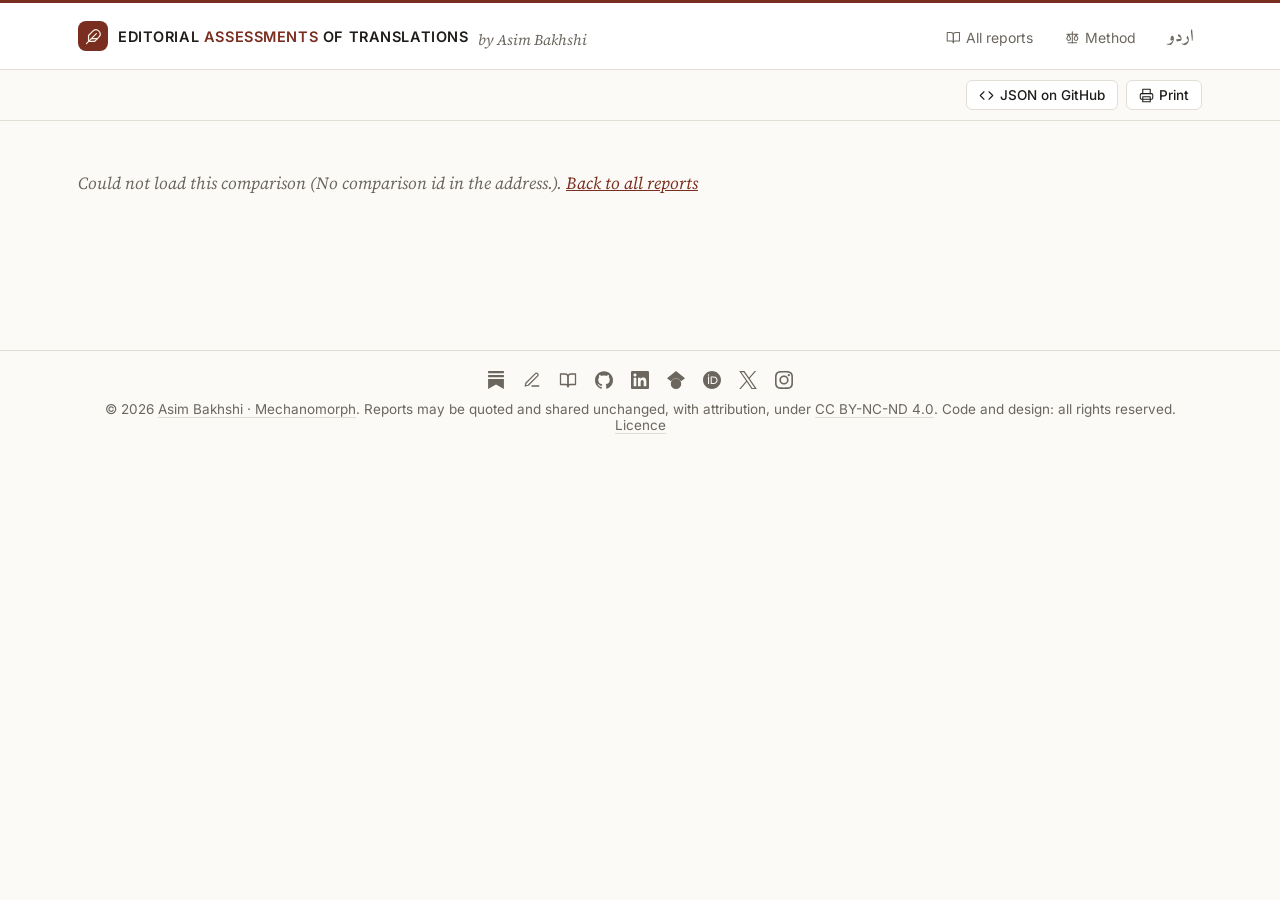
<file: compare.html>
<!DOCTYPE html>
<html lang="en">
<head>
<meta charset="utf-8">
<meta name="viewport" content="width=device-width, initial-scale=1">
<title>Comparison · Editorial Assessments of Translations</title>
<link rel="icon" href="data:image/svg+xml,%3Csvg xmlns=%22http://www.w3.org/2000/svg%22 viewBox=%220 0 32 32%22%3E%3Crect width=%2232%22 height=%2232%22 rx=%227%22 fill=%22%237a2e1f%22/%3E%3Cpath d=%22M23 10.5A5 5 0 0 0 16 3.5L10 9.5V17h7.5z M17 7 6 26 M19 13h-7%22 fill=%22none%22 stroke=%22%23fbf3e8%22 stroke-width=%221.8%22 stroke-linecap=%22round%22 stroke-linejoin=%22round%22 transform=%22translate(2 3)%22/%3E%3C/svg%3E">
<link rel="stylesheet" href="assets/site.css">
</head>
<body>
<header class="site"><div class="wrap">
  <div class="brand-wrap"><a class="brand" href="./"><span class="logo"><svg viewBox="0 0 24 24" fill="none" stroke="currentColor" stroke-width="1.7" stroke-linecap="round" stroke-linejoin="round" aria-hidden="true"><path d="M20.2 12.2A6 6 0 0 0 11.8 3.8L5 10.6V19h8.4z"/><path d="M16 8 2 22"/><path d="M17.5 15H9"/></svg></span><span class="wm" data-i18n="site.name">Editorial <b>Assessments</b> of Translations</span></a><a class="byname" href="https://mechanomorph.substack.com" rel="noopener" data-i18n="site.by">by Asim Bakhshi</a></div>
  <nav><a href="./"><svg class="ico" viewBox="0 0 24 24" fill="none" stroke="currentColor" stroke-width="1.7" stroke-linecap="round" stroke-linejoin="round" aria-hidden="true"><path d="M2 4h6a4 4 0 0 1 4 4v13a3 3 0 0 0-3-3H2z"/><path d="M22 4h-6a4 4 0 0 0-4 4v13a3 3 0 0 1 3-3h7z"/></svg><span data-i18n="nav.all">All reports</span></a><a href="about.html"><svg class="ico" viewBox="0 0 24 24" fill="none" stroke="currentColor" stroke-width="1.7" stroke-linecap="round" stroke-linejoin="round" aria-hidden="true"><path d="M12 3v18"/><path d="M5 21h14"/><path d="M3 7h18"/><path d="m6 7-3 7a3 3 0 0 0 6 0z"/><path d="m18 7-3 7a3 3 0 0 0 6 0z"/></svg><span data-i18n="nav.method">Method</span></a><a href="#" class="lang-switch" lang="ur">اردو</a></nav>
</div></header>

<div class="toolbar"><div class="wrap">
  <span class="status"></span>
  <a id="b-gh" class="btn" target="_blank" rel="noopener">JSON on GitHub</a>
  <button id="b-print"><span data-i18n="report.print">Print</span></button>
</div></div>

<main id="root" class="wrap"><p class="empty" data-i18n="common.loading">Loading…</p></main>

<footer class="site"><div class="wrap"><nav class="social" aria-label="Asim Bakhshi elsewhere" data-i18n-label="foot.elsewhere"><a href="https://mechanomorph.substack.com/" rel="noopener me" title="Mechanomorph (Substack)" aria-label="Mechanomorph (Substack)"><svg viewBox="0 0 24 24" fill="currentColor" aria-hidden="true"><path d="M22.539 8.242H1.46V5.406h21.08v2.836zM1.46 10.812V24L12 18.11 22.54 24V10.812H1.46zM22.54 0H1.46v2.836h21.08V0z"/></svg></a><a href="https://isharaat.com/" rel="noopener me" title="Isharaat (Urdu blog)" aria-label="Isharaat (Urdu blog)" data-i18n-title="foot.isharaat"><svg viewBox="0 0 24 24" fill="none" stroke="currentColor" stroke-width="1.7" stroke-linecap="round" stroke-linejoin="round" aria-hidden="true"><path d="M12 20h9"/><path d="M16.5 3.5a2.1 2.1 0 0 1 3 3L7 19l-4 1 1-4z"/></svg></a><a href="https://www.musery.app/" rel="noopener me" title="Musery" aria-label="Musery"><svg viewBox="0 0 24 24" fill="none" stroke="currentColor" stroke-width="1.7" stroke-linecap="round" stroke-linejoin="round" aria-hidden="true"><path d="M2 4h6a4 4 0 0 1 4 4v13a3 3 0 0 0-3-3H2z"/><path d="M22 4h-6a4 4 0 0 0-4 4v13a3 3 0 0 1 3-3h7z"/></svg></a><a href="https://github.com/aasem" rel="noopener me" title="GitHub" aria-label="GitHub"><svg viewBox="0 0 24 24" fill="currentColor" aria-hidden="true"><path d="M12 .297c-6.63 0-12 5.373-12 12 0 5.303 3.438 9.8 8.205 11.385.6.113.82-.258.82-.577 0-.285-.01-1.04-.015-2.04-3.338.724-4.042-1.61-4.042-1.61C4.422 18.07 3.633 17.7 3.633 17.7c-1.087-.744.084-.729.084-.729 1.205.084 1.838 1.236 1.838 1.236 1.07 1.835 2.809 1.305 3.495.998.108-.776.417-1.305.76-1.605-2.665-.3-5.466-1.332-5.466-5.93 0-1.31.465-2.38 1.235-3.22-.135-.303-.54-1.523.105-3.176 0 0 1.005-.322 3.3 1.23.96-.267 1.98-.399 3-.405 1.02.006 2.04.138 3 .405 2.28-1.552 3.285-1.23 3.285-1.23.645 1.653.24 2.873.12 3.176.765.84 1.23 1.91 1.23 3.22 0 4.61-2.805 5.625-5.475 5.92.42.36.81 1.096.81 2.22 0 1.606-.015 2.896-.015 3.286 0 .315.21.69.825.57C20.565 22.092 24 17.592 24 12.297c0-6.627-5.373-12-12-12"/></svg></a><a href="https://www.linkedin.com/in/asim-bakhshi-54750826/" rel="noopener me" title="LinkedIn" aria-label="LinkedIn"><svg viewBox="0 0 24 24" fill="currentColor" aria-hidden="true"><path d="M20.447 20.452h-3.554v-5.569c0-1.328-.027-3.037-1.852-3.037-1.853 0-2.136 1.445-2.136 2.939v5.667H9.351V9h3.414v1.561h.046c.477-.9 1.637-1.85 3.37-1.85 3.601 0 4.267 2.37 4.267 5.455v6.286zM5.337 7.433c-1.144 0-2.063-.926-2.063-2.065 0-1.138.92-2.063 2.063-2.063 1.14 0 2.064.925 2.064 2.063 0 1.139-.925 2.065-2.064 2.065zm1.782 13.019H3.555V9h3.564v11.452zM22.225 0H1.771C.792 0 0 .774 0 1.729v20.542C0 23.227.792 24 1.771 24h20.451C23.2 24 24 23.227 24 22.271V1.729C24 .774 23.2 0 22.222 0h.003z"/></svg></a><a href="https://scholar.google.com/citations?user=BEy-dEsAAAAJ" rel="noopener me" title="Google Scholar" aria-label="Google Scholar"><svg viewBox="0 0 24 24" fill="currentColor" aria-hidden="true"><path d="M5.242 13.769L0 9.5 12 0l12 9.5-5.242 4.269C17.548 11.249 14.978 9.5 12 9.5c-2.977 0-5.548 1.748-6.758 4.269zM12 10a7 7 0 1 0 0 14 7 7 0 0 0 0-14z"/></svg></a><a href="https://orcid.org/0000-0002-9516-9153" rel="noopener me" title="ORCID" aria-label="ORCID"><svg viewBox="0 0 24 24" fill="currentColor" aria-hidden="true"><path d="M12 0C5.372 0 0 5.372 0 12s5.372 12 12 12 12-5.372 12-12S18.628 0 12 0zM7.369 4.378c.525 0 .947.431.947.947s-.422.947-.947.947a.95.95 0 0 1-.947-.947c0-.525.422-.947.947-.947zm-.722 3.038h1.444v10.041H6.647V7.416zm3.562 0h3.9c3.712 0 5.344 2.653 5.344 5.025 0 2.578-2.016 5.025-5.325 5.025h-3.919V7.416zm1.444 1.303v7.444h2.297c3.272 0 4.022-2.484 4.022-3.722 0-2.016-1.284-3.722-4.097-3.722h-2.222z"/></svg></a><a href="https://x.com/aasembakhshi" rel="noopener me" title="X" aria-label="X"><svg viewBox="0 0 24 24" fill="currentColor" aria-hidden="true"><path d="M14.234 10.162 22.977 0h-2.072l-7.591 8.824L7.251 0H.258l9.168 13.343L.258 24H2.33l8.016-9.318L16.749 24h6.993zm-2.837 3.299-.929-1.329L3.076 1.56h3.182l5.965 8.532.929 1.329 7.754 11.09h-3.182z"/></svg></a><a href="https://www.instagram.com/aasembakhshi/" rel="noopener me" title="Instagram" aria-label="Instagram"><svg viewBox="0 0 24 24" fill="currentColor" aria-hidden="true"><path d="M7.0301.084c-1.2768.0602-2.1487.264-2.911.5634-.7888.3075-1.4575.72-2.1228 1.3877-.6652.6677-1.075 1.3368-1.3802 2.127-.2954.7638-.4956 1.6365-.552 2.914-.0564 1.2775-.0689 1.6882-.0626 4.947.0062 3.2586.0206 3.6671.0825 4.9473.061 1.2765.264 2.1482.5635 2.9107.308.7889.72 1.4573 1.388 2.1228.6679.6655 1.3365 1.0743 2.1285 1.38.7632.295 1.6361.4961 2.9134.552 1.2773.056 1.6884.069 4.9462.0627 3.2578-.0062 3.668-.0207 4.9478-.0814 1.28-.0607 2.147-.2652 2.9098-.5633.7889-.3086 1.4578-.72 2.1228-1.3881.665-.6682 1.0745-1.3378 1.3795-2.1284.2957-.7632.4966-1.636.552-2.9124.056-1.2809.0692-1.6898.063-4.948-.0063-3.2583-.021-3.6668-.0817-4.9465-.0607-1.2797-.264-2.1487-.5633-2.9117-.3084-.7889-.72-1.4568-1.3876-2.1228C21.2982 1.33 20.628.9208 19.8378.6165 19.074.321 18.2017.1197 16.9244.0645 15.6471.0093 15.236-.005 11.977.0014 8.718.0076 8.31.0215 7.0301.0839m.1402 21.6932c-1.17-.0509-1.8053-.2453-2.2287-.408-.5606-.216-.96-.4771-1.3819-.895-.422-.4178-.6811-.8186-.9-1.378-.1644-.4234-.3624-1.058-.4171-2.228-.0595-1.2645-.072-1.6442-.079-4.848-.007-3.2037.0053-3.583.0607-4.848.05-1.169.2456-1.805.408-2.2282.216-.5613.4762-.96.895-1.3816.4188-.4217.8184-.6814 1.3783-.9003.423-.1651 1.0575-.3614 2.227-.4171 1.2655-.06 1.6447-.072 4.848-.079 3.2033-.007 3.5835.005 4.8495.0608 1.169.0508 1.8053.2445 2.228.408.5608.216.96.4754 1.3816.895.4217.4194.6816.8176.9005 1.3787.1653.4217.3617 1.056.4169 2.2263.0602 1.2655.0739 1.645.0796 4.848.0058 3.203-.0055 3.5834-.061 4.848-.051 1.17-.245 1.8055-.408 2.2294-.216.5604-.4763.96-.8954 1.3814-.419.4215-.8181.6811-1.3783.9-.4224.1649-1.0577.3617-2.2262.4174-1.2656.0595-1.6448.072-4.8493.079-3.2045.007-3.5825-.006-4.848-.0608M16.953 5.5864A1.44 1.44 0 1 0 18.39 4.144a1.44 1.44 0 0 0-1.437 1.4424M5.8385 12.012c.0067 3.4032 2.7706 6.1557 6.173 6.1493 3.4026-.0065 6.157-2.7701 6.1506-6.1733-.0065-3.4032-2.771-6.1565-6.174-6.1498-3.403.0067-6.156 2.771-6.1496 6.1738M8 12.0077a4 4 0 1 1 4.008 3.9921A3.9996 3.9996 0 0 1 8 12.0077"/></svg></a></nav>© 2026 <a href="https://mechanomorph.substack.com" rel="noopener">Asim Bakhshi · Mechanomorph</a>. <span data-i18n="foot.license">Reports may be quoted and shared unchanged, with attribution, under <a data-slot="cc" href="https://creativecommons.org/licenses/by-nc-nd/4.0/" rel="noopener license">CC BY-NC-ND 4.0</a>. Code and design: all rights reserved.</span> <a href="https://github.com/aasem/translation-criticism/blob/main/LICENSE" rel="noopener" data-i18n="foot.licence_link">Licence</a></div></footer>

<script type="module">
import { t as tt, tr, label, UR } from './assets/i18n.js';
import { analyse, cmpFigures, groups, labels, localize, tagLabel, langName, fillCmp, memberLabel, normalize, normalizeComparison, loadJSON, esc, md, urduWrap, icon, worst, sevClass,
  gradeClass, decisionClass, gradeName, isPublished, gridSVG, gridLegend, REPO, BRANCH, METHOD } from './assets/common.js';

const $ = (id) => document.getElementById(id);
const id = new URLSearchParams(location.search).get('id');
const H2 = (ic, t) => `<h2>${icon(ic)}${t}</h2>`;
let C, RS, A, F;

const fill = (x) => fillCmp(x, F);
const ur = (x) => `<span class="ur-s" lang="ur" dir="rtl">${esc(x)}</span>`;
const outcome = (m, r) => isPublished(r)
  ? `<span class="dec ${gradeClass(r.grade)}">${icon('scale')}${esc(tt('card.grade', { grade: gradeName(r.grade) }))}</span>`
  : `<span class="dec ${decisionClass(r.decision)}">${icon('gavel')}${esc(label('decision', r.decision))}</span>`;
const href = (r) => `report.html?id=${encodeURIComponent(r.id)}`;

function devHtml(s) {
  if (s.mergedInto) return `<p class="muted">${esc(tt('sbs.merged', { n: s.mergedInto }))}</p>`;
  const ds = (s.deviations || []).map((d) => {
    let x = `<p dir="auto"><span class="dev-tag" dir="auto">${esc(d.code)} · ${esc(label('sev', d.severity))}.</span> ${md(d.note).replace(/^<p>|<\/p>$/g, '')}</p>`;
    if ((d.functions || []).length) x += `<div class="fn-head">${tt('fn.head')}</div><ul class="fn-test">${d.functions.map((f) => `<li class="${f.kept ? '' : 'lost'}" dir="auto">${urduWrap(esc(f.fn))}</li>`).join('')}</ul>`;
    if (d.gain?.trim()) x += `<p class="gain" dir="auto"><b>${tt('gain.head')}</b> ${md(d.gain).replace(/^<p>|<\/p>$/g, '')}</p>`;
    if (d.compensatedBy) x += `<p class="gain"><b>${tt('comp.head', { n: d.compensatedBy })}</b></p>`;
    return x;
  }).join('');
  return ds || `<p>${tt('sbs.none')}</p>`;
}
// A comparison works by sentence: each cell joins the rows of that sentence.
const sent = (r, i) => groups(r)[i];
const srcOf = (i) => sent(RS[0], i).map((s) => s.source).join(' ');
const subOf = (r, i) => sent(r, i).map((s) => (s.mergedInto && !s.submission?.trim() ? '' : s.submission)).filter(Boolean).join(' ');
const devsOf = (r, i) => { const g = sent(r, i); const lab = labels(r); const first = (r.segments || []).indexOf(g[0]);
  return g.map((s, j) => (g.length > 1 && (s.deviations || []).length ? `<p class="row-lab">${esc(lab[first + j])}</p>` : '') + devHtml(s)).join(''); };
const worstOf = (r, i) => worst(sent(r, i).flatMap((s) => s.deviations || []));
const lowestText = (seg) => (seg.tie ? `<span class="muted">${tt('cmp.tie')}</span>` : `<strong>${seg.lowest.map((k) => esc(A.members[k].label)).join(' · ')}</strong>`);

function header() {
  const langs = `${esc(langName(RS[0].source?.language))} → ${esc(langName(RS[0].submission?.language))}`;
  return `<h1 dir="auto">${esc(C.title)}</h1>
    <p class="subtitle" dir="auto">${esc(C.subtitle)}</p>
    <p class="byline"><span>${icon('calendar')}${esc(C.date)}</span></p>
    <div class="meta-chips">
      <span class="chip kind">${icon('columns')}${esc(tt('cmp.kind'))}</span>
      <span class="chip">${icon('layers')}${esc(tt('cmp.chip', { n: RS.length }))}</span>
      <span class="chip">${icon('layers')}${esc(tt('report.typeChip', { type: label('textType', RS[0].textType) }))}</span>
      <span class="chip">${icon('globe')}${langs}</span>
      ${(C.tags || []).map((x) => `<a class="chip tag" href="./?q=${encodeURIComponent(x)}">${esc(tagLabel(x, C._author, C.author))}</a>`).join('')}
    </div>`;
}

function passages() {
  let h = H2('doc', tt('h.passages'));
  h += `<h3>${tt('h.source')} (${esc(langName(RS[0].source?.language || ''))})${RS[0].source?.label ? ' - ' + esc(RS[0].source.label) : ''}</h3><div class="passage" dir="auto"><p>${urduWrap(esc(RS[0].source.text))}</p></div>`;
  RS.forEach((r, k) => {
    h += `<details class="cmp-passage"><summary><h3>${esc(A.members[k].label)}</h3></summary><div class="passage ur-block" lang="ur" dir="rtl">${esc(r.submission.text)}</div></details>`;
  });
  return h;
}

function summary() {
  const top = Math.max(...A.members.map((m) => m.score));
  const rows = A.members.map((m, k) => {
    const r = RS[k];
    const sub = isPublished(r) ? [r.publication?.publisher, r.publication?.year].filter(Boolean).join(', ') : label('stage', r.stage);
    const pref = r.id === C.preferred;
    return `<tr class="${pref ? 'cmp-pref' : ''}">
      <td><a href="${href(r)}"><strong dir="auto">${urduWrap(esc(m.label))}</strong></a>${pref ? ` <span class="badge">${icon('check')}</span>` : ''}<div class="hint" dir="auto">${urduWrap(esc(sub))}</div></td>
      <td>${outcome(m, r)}</td>
      <td class="num"><span class="${gradeClass(m.band)}"><b>${m.score.toFixed(1)}</b> · ${m.band}</span></td>
      <td class="num">${m.A} · ${m.B} · ${m.C}</td>
      <td class="num">${r.segments ? `${(tallyOf(r).Critical)} · ${tallyOf(r).Major}` : ''}</td>
      <td class="num">${m.wins}</td>
      <td class="num">${m.proximity == null ? '–' : Math.round(m.proximity)}</td>
      <td class="num">${m.mimicry == null ? '–' : Math.round(m.mimicry)}</td>
    </tr>`;
  }).join('');
  // Grid labels: number and surname, so members stay distinct even when names are missing.
  const pts = A.members.map((m, k) => ({ m, k })).filter(({ m }) => m.mimicry != null).map(({ m, k }) => ({
    x: m.mimicry, y: m.score, href: href(RS[k]),
    label: [`${k + 1}. ${RS[k].submission?.translator ? RS[k].submission.translator.split(' ').pop() : tt('grid.unnamed')}`] }));
  return `${H2('chart', tt('cmp.h.summary'))}
    <table class="cmp-sum"><thead><tr><th>${tt('cmp.th.translation')}</th><th>${tt('cmp.th.outcome')}</th><th class="num">${tt('cmp.th.score')}</th><th class="num">A · B · C</th><th class="num">${tt('cmp.th.severe')}</th><th class="num">${tt('cmp.th.lowest')}</th><th class="num">${tt('h.prox')}</th><th class="num">${tt('art.axisX')}</th></tr></thead><tbody>${rows}</tbody></table>
    <p class="hint">${tt('cmp.summary.hint')}</p>
    ${pts.length ? `<div class="prox-grid cmp-grid">${gridSVG(pts)}<p class="prox-hint">${tt('cmp.grid.hint')}</p>${gridLegend()}</div>` : ''}`;
}
const tallyOf = (r) => { const x = { Critical: 0, Major: 0 }; for (const s of r.segments || []) for (const d of s.deviations || []) if (d.severity in x) x[d.severity]++; return x; };

function sideBySide() {
  const N = RS.length;
  let body = '';
  if (N === 2) {
    body = `<table class="sbs cmp-sbs two"><colgroup><col class="c-n"><col style="width:17%"><col style="width:17%"><col><col style="width:17%"><col><col style="width:8em"></colgroup><thead><tr><th>#</th><th>${tt('h.source')}</th>${A.members.map((m) => `<th dir="auto">${urduWrap(esc(m.label))}</th><th>${tt('th.deviations')}</th>`).join('')}<th>${tt('cmp.th.lowest')}</th></tr></thead><tbody>${
      A.segments.map((seg, i) => `<tr><td class="num">${seg.n}</td><td dir="auto">${urduWrap(esc(srcOf(i)))}</td>${
        RS.map((r, k) => `<td class="sub" lang="ur" dir="rtl">${esc(subOf(r, i))}</td><td class="devs ${sevClass(worstOf(r, i))}">${devsOf(r, i)}<p class="pen">${tt('cmp.th.penalty')}: <b>${seg.penalties[k]}</b></p></td>`).join('')
      }<td class="lowest">${lowestText(seg)}</td></tr>`).join('')}</tbody></table>`;
  } else {
    body = `<table class="sbs cmp-sbs stack"><colgroup><col class="c-n"><col style="width:42%"><col><col style="width:6.5em"></colgroup><thead><tr><th>#</th><th>${tt('h.source')} / ${tt('cmp.th.translation')}</th><th>${tt('th.deviations')}</th><th class="num">${tt('cmp.th.penalty')}</th></tr></thead>${
      A.segments.map((seg, i) => `<tbody class="seg"><tr class="src"><td class="num" rowspan="${N + 1}">${seg.n}</td><td dir="auto">${urduWrap(esc(srcOf(i)))}</td><td class="lowest" colspan="2">${tt('cmp.th.lowest')}: ${lowestText(seg)}</td></tr>${
        RS.map((r, k) => { const lo = !seg.tie && seg.lowest.includes(k);
          return `<tr><td class="sub"><div class="who" dir="auto">${urduWrap(esc(A.members[k].label))}</div><div lang="ur" dir="rtl">${esc(subOf(r, i))}</div></td><td class="devs ${sevClass(worstOf(r, i))}">${devsOf(r, i)}</td><td class="num pen ${lo ? 'lo' : ''}">${lo ? icon('check') : ''}<b>${seg.penalties[k]}</b></td></tr>`; }).join('')
      }</tbody>`).join('')}</table>`;
  }
  return `${H2('columns', tt('h.sbs'))}${body}<p class="hint">${tt('cmp.sbs.hint')}</p>`;
}

function hard() {
  const hs = A.segments.filter((s) => s.hard);
  const list = hs.map((s) => `#${s.n}${s.shared.length ? ` (${esc(tt('cmp.hard.shared', { codes: s.shared.join(', ') }))})` : ''}`).join(', ');
  return `${H2('target', tt('cmp.h.hard'))}<p>${hs.length ? tt('cmp.hard.p', { list }) : tt('cmp.hard.none')}</p>`;
}

function preferred() {
  const top = A.members.reduce((a, m) => (m.score > a.score ? m : a));
  const k = RS.findIndex((r) => r.id === C.preferred); const p = A.members[k];
  return `${H2('scale', tt('cmp.h.preferred'))}
    <p class="decision-line">${icon('check')}<strong dir="auto">${p ? urduWrap(esc(tt('cmp.preferred.line', { label: p.label }))) : '–'}</strong></p>
    <p class="hint">${esc(tt('cmp.preferred.hint', { label: top.label, score: top.score.toFixed(1), band: top.band }))}${p && p.score < top.score ? ' ' + tt('cmp.moved') : ''}</p>
    ${note(tt('dec.basis'), C.preferredBasis)}${note(tt('cmp.note'), C.note)}
    <p class="ack">${tt('cmp.ack')}</p>`;
}
const note = (lab, text) => UR
  ? `<p><strong>${lab}</strong></p><div dir="auto">${md(fill(text))}</div>`
  : `<p><strong>${lab}</strong> ${md(fill(text)).replace(/^<p>|<\/p>$/g, '')}</p>`;

function reportsList() {
  return `${H2('book', tt('cmp.h.reports'))}<ul class="cmp-reports">${RS.map((r, k) => `<li><a href="${href(r)}" dir="auto">${urduWrap(esc(A.members[k].label))}</a>: <span dir="auto">${esc(r.title)}</span></li>`).join('')}</ul>`;
}

function render() {
  document.title = tt('report.title', { title: C.title });
  $('root').innerHTML = [
    header(), passages(),
    C.lead?.trim() ? `<div class="lead">${icon('target', 'lead-ico')}<div dir="auto">${md(fill(C.lead))}</div></div>` : '',
    C.textNotes?.trim() ? `<table class="kv details"><tbody><tr><th>${tt('det.notes')}</th><td dir="auto">${md(fill(C.textNotes))}</td></tr></tbody></table>` : '',
    summary(), sideBySide(), hard(),
    C.tendencies?.trim() ? `${H2('wave', tt('cmp.h.tendencies'))}<div dir="auto">${md(fill(C.tendencies))}</div>` : '',
    preferred(), reportsList(),
  ].join('');
}

const sq = (s) => String(s || '').replace(/\s+/g, '');
try {
  if (!id) throw new Error('No comparison id in the address.');
  { const raw = normalizeComparison(await loadJSON(`comparisons/${id}.json`)); C = { ...localize(raw, 'comparison'), _author: raw.author }; }
  RS = (await Promise.all(C.members.map((m) => loadJSON(`reports/${m.id}.json`)))).map((r) => localize(normalize(r)));
  const sj = (r) => groups(r).map((g) => sq(g.map((s) => s.source).join('')));
  const bad = RS.find((r) => sj(r).length !== sj(RS[0]).length || sj(r).some((x, i) => x !== sj(RS[0])[i]));
  if (bad) throw Object.assign(new Error(bad.id), { mismatch: true });
  A = analyse(C, RS); F = cmpFigures(C, RS);
  $('b-gh').href = `https://github.com/${REPO}/blob/${BRANCH}/comparisons/${id}.json`;
  render();
} catch (e) {
  $('root').innerHTML = `<p class="empty">${esc(tt(e.mismatch ? 'cmp.mismatch' : 'cmp.loadError', { error: e.message }))} <a href="./">${tt('report.back')}</a></p>`;
}
$('b-print').onclick = () => print();
for (const [b, ic] of [['b-gh', 'code'], ['b-print', 'print']]) $(b).insertAdjacentHTML('afterbegin', icon(ic));
</script>
</body>
</html>
</file>
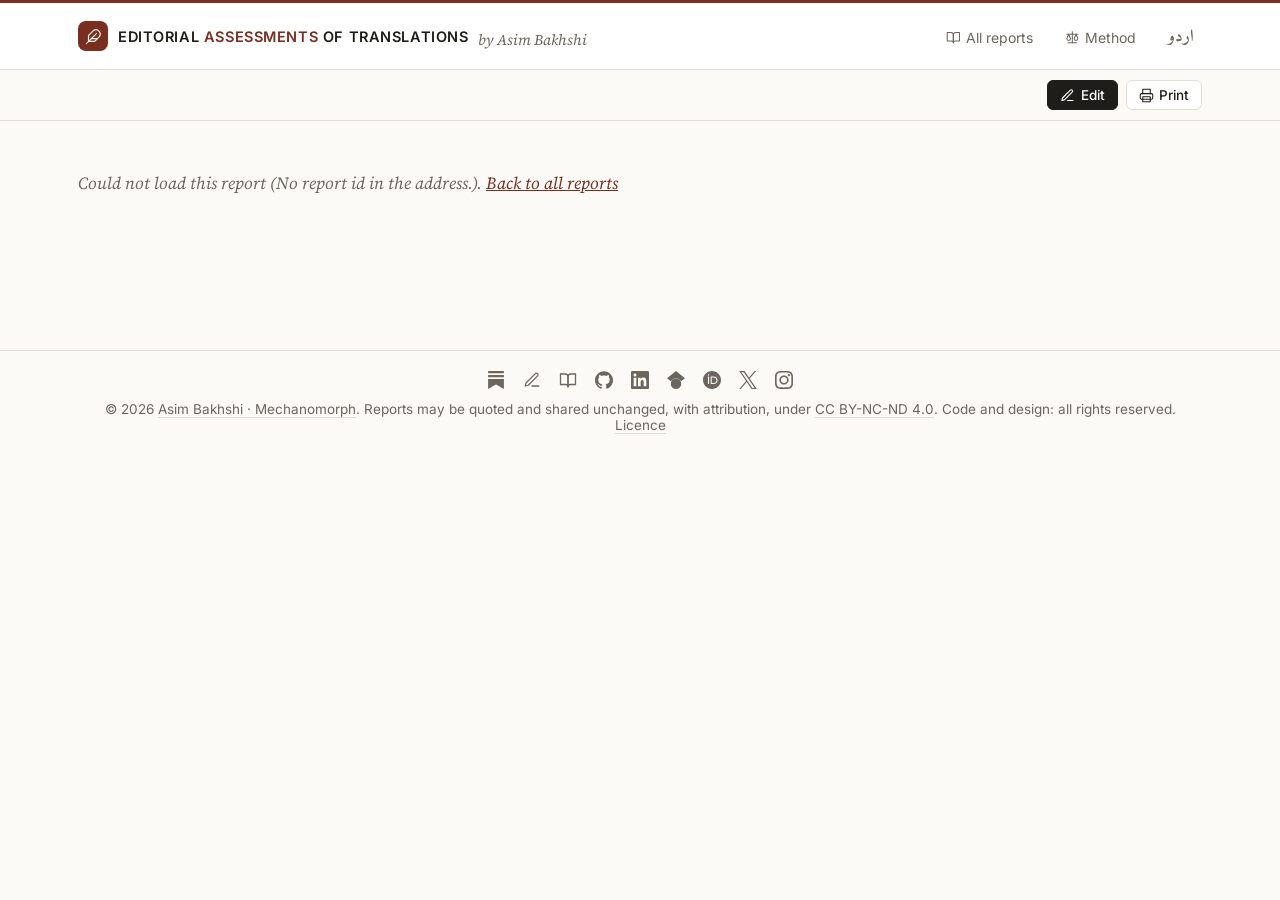
<file: report.html>
<!DOCTYPE html>
<html lang="en">
<head>
<meta charset="utf-8">
<meta name="viewport" content="width=device-width, initial-scale=1">
<title>Report · Editorial Assessments of Translations</title>
<link rel="icon" href="data:image/svg+xml,%3Csvg xmlns=%22http://www.w3.org/2000/svg%22 viewBox=%220 0 32 32%22%3E%3Crect width=%2232%22 height=%2232%22 rx=%227%22 fill=%22%237a2e1f%22/%3E%3Cpath d=%22M23 10.5A5 5 0 0 0 16 3.5L10 9.5V17h7.5z M17 7 6 26 M19 13h-7%22 fill=%22none%22 stroke=%22%23fbf3e8%22 stroke-width=%221.8%22 stroke-linecap=%22round%22 stroke-linejoin=%22round%22 transform=%22translate(2 3)%22/%3E%3C/svg%3E">
<link rel="stylesheet" href="assets/site.css">
</head>
<body>
<header class="site"><div class="wrap">
  <div class="brand-wrap"><a class="brand" href="./"><span class="logo"><svg viewBox="0 0 24 24" fill="none" stroke="currentColor" stroke-width="1.7" stroke-linecap="round" stroke-linejoin="round" aria-hidden="true"><path d="M20.2 12.2A6 6 0 0 0 11.8 3.8L5 10.6V19h8.4z"/><path d="M16 8 2 22"/><path d="M17.5 15H9"/></svg></span><span class="wm" data-i18n="site.name">Editorial <b>Assessments</b> of Translations</span></a><a class="byname" href="https://mechanomorph.substack.com" rel="noopener" data-i18n="site.by">by Asim Bakhshi</a></div>
  <nav><a href="./"><svg class="ico" viewBox="0 0 24 24" fill="none" stroke="currentColor" stroke-width="1.7" stroke-linecap="round" stroke-linejoin="round" aria-hidden="true"><path d="M2 4h6a4 4 0 0 1 4 4v13a3 3 0 0 0-3-3H2z"/><path d="M22 4h-6a4 4 0 0 0-4 4v13a3 3 0 0 1 3-3h7z"/></svg><span data-i18n="nav.all">All reports</span></a><a href="about.html"><svg class="ico" viewBox="0 0 24 24" fill="none" stroke="currentColor" stroke-width="1.7" stroke-linecap="round" stroke-linejoin="round" aria-hidden="true"><path d="M12 3v18"/><path d="M5 21h14"/><path d="M3 7h18"/><path d="m6 7-3 7a3 3 0 0 0 6 0z"/><path d="m18 7-3 7a3 3 0 0 0 6 0z"/></svg><span data-i18n="nav.method">Method</span></a><a href="#" class="lang-switch" lang="ur">اردو</a></nav>
</div></header>

<div class="toolbar"><div class="wrap">
  <span id="status" class="status"></span>
  <button id="b-edit" class="primary">Edit</button>
  <button id="b-commit" hidden title="Write this report back to the GitHub repository">Commit to GitHub</button>
  <button id="b-download" hidden>Download JSON</button>
  <button id="b-discard" hidden class="danger">Discard local edits</button>
  <a id="b-gh" class="btn" target="_blank" rel="noopener" hidden>JSON on GitHub</a>
  <button id="b-print"><span data-i18n="report.print">Print</span></button>
</div></div>

<main id="root" class="wrap"><p class="empty" data-i18n="common.loading">Loading…</p></main>

<footer class="site"><div class="wrap"><nav class="social" aria-label="Asim Bakhshi elsewhere" data-i18n-label="foot.elsewhere"><a href="https://mechanomorph.substack.com/" rel="noopener me" title="Mechanomorph (Substack)" aria-label="Mechanomorph (Substack)"><svg viewBox="0 0 24 24" fill="currentColor" aria-hidden="true"><path d="M22.539 8.242H1.46V5.406h21.08v2.836zM1.46 10.812V24L12 18.11 22.54 24V10.812H1.46zM22.54 0H1.46v2.836h21.08V0z"/></svg></a><a href="https://isharaat.com/" rel="noopener me" title="Isharaat (Urdu blog)" aria-label="Isharaat (Urdu blog)" data-i18n-title="foot.isharaat"><svg viewBox="0 0 24 24" fill="none" stroke="currentColor" stroke-width="1.7" stroke-linecap="round" stroke-linejoin="round" aria-hidden="true"><path d="M12 20h9"/><path d="M16.5 3.5a2.1 2.1 0 0 1 3 3L7 19l-4 1 1-4z"/></svg></a><a href="https://www.musery.app/" rel="noopener me" title="Musery" aria-label="Musery"><svg viewBox="0 0 24 24" fill="none" stroke="currentColor" stroke-width="1.7" stroke-linecap="round" stroke-linejoin="round" aria-hidden="true"><path d="M2 4h6a4 4 0 0 1 4 4v13a3 3 0 0 0-3-3H2z"/><path d="M22 4h-6a4 4 0 0 0-4 4v13a3 3 0 0 1 3-3h7z"/></svg></a><a href="https://github.com/aasem" rel="noopener me" title="GitHub" aria-label="GitHub"><svg viewBox="0 0 24 24" fill="currentColor" aria-hidden="true"><path d="M12 .297c-6.63 0-12 5.373-12 12 0 5.303 3.438 9.8 8.205 11.385.6.113.82-.258.82-.577 0-.285-.01-1.04-.015-2.04-3.338.724-4.042-1.61-4.042-1.61C4.422 18.07 3.633 17.7 3.633 17.7c-1.087-.744.084-.729.084-.729 1.205.084 1.838 1.236 1.838 1.236 1.07 1.835 2.809 1.305 3.495.998.108-.776.417-1.305.76-1.605-2.665-.3-5.466-1.332-5.466-5.93 0-1.31.465-2.38 1.235-3.22-.135-.303-.54-1.523.105-3.176 0 0 1.005-.322 3.3 1.23.96-.267 1.98-.399 3-.405 1.02.006 2.04.138 3 .405 2.28-1.552 3.285-1.23 3.285-1.23.645 1.653.24 2.873.12 3.176.765.84 1.23 1.91 1.23 3.22 0 4.61-2.805 5.625-5.475 5.92.42.36.81 1.096.81 2.22 0 1.606-.015 2.896-.015 3.286 0 .315.21.69.825.57C20.565 22.092 24 17.592 24 12.297c0-6.627-5.373-12-12-12"/></svg></a><a href="https://www.linkedin.com/in/asim-bakhshi-54750826/" rel="noopener me" title="LinkedIn" aria-label="LinkedIn"><svg viewBox="0 0 24 24" fill="currentColor" aria-hidden="true"><path d="M20.447 20.452h-3.554v-5.569c0-1.328-.027-3.037-1.852-3.037-1.853 0-2.136 1.445-2.136 2.939v5.667H9.351V9h3.414v1.561h.046c.477-.9 1.637-1.85 3.37-1.85 3.601 0 4.267 2.37 4.267 5.455v6.286zM5.337 7.433c-1.144 0-2.063-.926-2.063-2.065 0-1.138.92-2.063 2.063-2.063 1.14 0 2.064.925 2.064 2.063 0 1.139-.925 2.065-2.064 2.065zm1.782 13.019H3.555V9h3.564v11.452zM22.225 0H1.771C.792 0 0 .774 0 1.729v20.542C0 23.227.792 24 1.771 24h20.451C23.2 24 24 23.227 24 22.271V1.729C24 .774 23.2 0 22.222 0h.003z"/></svg></a><a href="https://scholar.google.com/citations?user=BEy-dEsAAAAJ" rel="noopener me" title="Google Scholar" aria-label="Google Scholar"><svg viewBox="0 0 24 24" fill="currentColor" aria-hidden="true"><path d="M5.242 13.769L0 9.5 12 0l12 9.5-5.242 4.269C17.548 11.249 14.978 9.5 12 9.5c-2.977 0-5.548 1.748-6.758 4.269zM12 10a7 7 0 1 0 0 14 7 7 0 0 0 0-14z"/></svg></a><a href="https://orcid.org/0000-0002-9516-9153" rel="noopener me" title="ORCID" aria-label="ORCID"><svg viewBox="0 0 24 24" fill="currentColor" aria-hidden="true"><path d="M12 0C5.372 0 0 5.372 0 12s5.372 12 12 12 12-5.372 12-12S18.628 0 12 0zM7.369 4.378c.525 0 .947.431.947.947s-.422.947-.947.947a.95.95 0 0 1-.947-.947c0-.525.422-.947.947-.947zm-.722 3.038h1.444v10.041H6.647V7.416zm3.562 0h3.9c3.712 0 5.344 2.653 5.344 5.025 0 2.578-2.016 5.025-5.325 5.025h-3.919V7.416zm1.444 1.303v7.444h2.297c3.272 0 4.022-2.484 4.022-3.722 0-2.016-1.284-3.722-4.097-3.722h-2.222z"/></svg></a><a href="https://x.com/aasembakhshi" rel="noopener me" title="X" aria-label="X"><svg viewBox="0 0 24 24" fill="currentColor" aria-hidden="true"><path d="M14.234 10.162 22.977 0h-2.072l-7.591 8.824L7.251 0H.258l9.168 13.343L.258 24H2.33l8.016-9.318L16.749 24h6.993zm-2.837 3.299-.929-1.329L3.076 1.56h3.182l5.965 8.532.929 1.329 7.754 11.09h-3.182z"/></svg></a><a href="https://www.instagram.com/aasembakhshi/" rel="noopener me" title="Instagram" aria-label="Instagram"><svg viewBox="0 0 24 24" fill="currentColor" aria-hidden="true"><path d="M7.0301.084c-1.2768.0602-2.1487.264-2.911.5634-.7888.3075-1.4575.72-2.1228 1.3877-.6652.6677-1.075 1.3368-1.3802 2.127-.2954.7638-.4956 1.6365-.552 2.914-.0564 1.2775-.0689 1.6882-.0626 4.947.0062 3.2586.0206 3.6671.0825 4.9473.061 1.2765.264 2.1482.5635 2.9107.308.7889.72 1.4573 1.388 2.1228.6679.6655 1.3365 1.0743 2.1285 1.38.7632.295 1.6361.4961 2.9134.552 1.2773.056 1.6884.069 4.9462.0627 3.2578-.0062 3.668-.0207 4.9478-.0814 1.28-.0607 2.147-.2652 2.9098-.5633.7889-.3086 1.4578-.72 2.1228-1.3881.665-.6682 1.0745-1.3378 1.3795-2.1284.2957-.7632.4966-1.636.552-2.9124.056-1.2809.0692-1.6898.063-4.948-.0063-3.2583-.021-3.6668-.0817-4.9465-.0607-1.2797-.264-2.1487-.5633-2.9117-.3084-.7889-.72-1.4568-1.3876-2.1228C21.2982 1.33 20.628.9208 19.8378.6165 19.074.321 18.2017.1197 16.9244.0645 15.6471.0093 15.236-.005 11.977.0014 8.718.0076 8.31.0215 7.0301.0839m.1402 21.6932c-1.17-.0509-1.8053-.2453-2.2287-.408-.5606-.216-.96-.4771-1.3819-.895-.422-.4178-.6811-.8186-.9-1.378-.1644-.4234-.3624-1.058-.4171-2.228-.0595-1.2645-.072-1.6442-.079-4.848-.007-3.2037.0053-3.583.0607-4.848.05-1.169.2456-1.805.408-2.2282.216-.5613.4762-.96.895-1.3816.4188-.4217.8184-.6814 1.3783-.9003.423-.1651 1.0575-.3614 2.227-.4171 1.2655-.06 1.6447-.072 4.848-.079 3.2033-.007 3.5835.005 4.8495.0608 1.169.0508 1.8053.2445 2.228.408.5608.216.96.4754 1.3816.895.4217.4194.6816.8176.9005 1.3787.1653.4217.3617 1.056.4169 2.2263.0602 1.2655.0739 1.645.0796 4.848.0058 3.203-.0055 3.5834-.061 4.848-.051 1.17-.245 1.8055-.408 2.2294-.216.5604-.4763.96-.8954 1.3814-.419.4215-.8181.6811-1.3783.9-.4224.1649-1.0577.3617-2.2262.4174-1.2656.0595-1.6448.072-4.8493.079-3.2045.007-3.5825-.006-4.848-.0608M16.953 5.5864A1.44 1.44 0 1 0 18.39 4.144a1.44 1.44 0 0 0-1.437 1.4424M5.8385 12.012c.0067 3.4032 2.7706 6.1557 6.173 6.1493 3.4026-.0065 6.157-2.7701 6.1506-6.1733-.0065-3.4032-2.771-6.1565-6.174-6.1498-3.403.0067-6.156 2.771-6.1496 6.1738M8 12.0077a4 4 0 1 1 4.008 3.9921A3.9996 3.9996 0 0 1 8 12.0077"/></svg></a></nav>© 2026 <a href="https://mechanomorph.substack.com" rel="noopener">Asim Bakhshi · Mechanomorph</a>. <span data-i18n="foot.license">Reports may be quoted and shared unchanged, with attribution, under <a data-slot="cc" href="https://creativecommons.org/licenses/by-nc-nd/4.0/" rel="noopener license">CC BY-NC-ND 4.0</a>. Code and design: all rights reserved.</span> <a href="https://github.com/aasem/translation-criticism/blob/main/LICENSE" rel="noopener" data-i18n="foot.licence_link">Licence</a></div></footer>

<dialog id="commit-dlg">
  <form method="dialog">
    <h3 style="margin-top:0">Commit to GitHub</h3>
    <p class="hint">Writes <code id="c-path"></code> on <code>main</code> using the GitHub contents API. You need a fine-grained personal access token for this repository with <em>Contents: read and write</em>. It is kept only in this browser.</p>
    <p><label>Token<br><input id="c-token" type="password" style="width:100%;font:14px var(--sans);padding:6px"></label></p>
    <p><label>Commit message<br><input id="c-msg" type="text" style="width:100%;font:14px var(--sans);padding:6px"></label></p>
    <p><label class="hint"><input id="c-remember" type="checkbox" checked> Remember token in this browser</label></p>
    <p id="c-out" class="hint"></p>
    <p style="display:flex;gap:8px;justify-content:flex-end">
      <button value="cancel">Close</button>
      <button id="c-go" class="primary" value="default">Commit</button>
    </p>
  </form>
</dialog>

<script type="module">
import { t as tt, tr, label, UR } from './assets/i18n.js';
import { gridLegend, PROX_KEYS, PROX_MIN, proximity, isMimicry, gridSVG, SCORED, FINDING_SEVERITIES, REVIEW, agreement, fnToText, textToFn, fnToTextUr, textToFnUr, CODES, SEVERITIES, DECISIONS, ACK, sevClass, decisionClass, esc, md, urduWrap, tally, worst, loadJSON, REPO, BRANCH, icon, figures, fill, htmlToMd, TOKENS, STAGES, isPublished, WEIGHTS, GRADES, gradeName, gradeClass, ACK_PUBLISHED, scoreRange, DECISION_ANCHOR, anchorText, outcomeMoved, scoreGuide, normalize, TEXT_TYPES, labels, localize, editPath, tagLabel, langName } from './assets/common.js';
const H2 = (ic, t) => `<h2>${icon(ic)}${t}</h2>`;
// "Basis." followed by report prose: inline in English; in Urdu the prose gets its own block,
// so English prose keeps its own direction.
const NOTE = (lab, text) => UR
  ? `<p><strong>${lab}</strong></p><div dir="auto">${md(fill(text, F))}</div>`
  : `<p><strong>${lab}</strong> ${md(fill(text, F)).replace(/^<p>|<\/p>$/g, '')}</p>`;

const $ = (id) => document.getElementById(id);
const id = new URLSearchParams(location.search).get('id');
const DRAFT = `tc-draft:${id}`;
const path = `reports/${id}.json`;
let R, original, editing = false, F = {}, CMPS = [];

// ---------- state helpers ----------
const getAt = (o, p) => p.split('.').reduce((a, k) => a?.[k], o);
function setAt(o, p, v) {
  const ks = p.split('.'); const last = ks.pop();
  const t = ks.reduce((a, k) => (a[k] ??= /^\d+$/.test(k) ? [] : {}), o);
  t[last] = v;
}
// Always saved in canonical form (schema order, every field present), as tc_core writes it.
const clean = (r) => JSON.stringify(normalize(r), null, 2) + '\n';
const isDirty = () => clean(R) !== clean(original);
function saveDraft() {
  try { isDirty() ? localStorage.setItem(DRAFT, clean(R)) : localStorage.removeItem(DRAFT); } catch {}
  status();
}
function status() {
  const s = $('status');
  if (isDirty()) { s.textContent = 'Local edits, not yet in the repository'; s.className = 'status dirty'; }
  else { s.textContent = editing ? 'Editing. Changes are kept in this browser as you type.' : ''; s.className = 'status'; }
  $('b-discard').hidden = !isDirty();
  $('b-download').hidden = !(editing || isDirty());
  $('b-commit').hidden = !(editing || isDirty());
  $('b-gh').hidden = !editing;
}

// ---------- field builders ----------
const RICHBAR = `<div class="rich-bar">
  <button type="button" data-cmd="bold" title="Bold (Ctrl+B)"><b>B</b></button>
  <button type="button" data-cmd="italic" title="Italic (Ctrl+I)"><i>I</i></button>
  <button type="button" data-cmd="insertUnorderedList" title="Bulleted list">• List</button>
</div>`;
// In the Urdu interface the editor writes a twinned field's Urdu twin (editPath).
const T = (p, { ur = false, rows = 2, md: isMd = false } = {}) => {
  if (editing) p = editPath(p);
  const v = getAt(R, p) ?? '';
  if (editing && isMd) return `<div class="rich-wrap">${RICHBAR}<div class="rich" contenteditable="true" data-rich="${p}">${md(v) || '<p><br></p>'}</div></div>`;
  return editing
    ? `<textarea data-path="${p}" rows="${rows}" class="${ur ? 'ur-in' : ''}" ${ur ? 'dir="rtl" lang="ur"' : ''}>${esc(v)}</textarea>`
    : isMd ? `<div dir="auto">${md(fill(v, F))}</div>` : ur ? `<span lang="ur" dir="rtl">${esc(v)}</span>` : urduWrap(esc(fill(v, F)));
};
const tokenHint = () => `<p class="hint">Figures in prose: type a token and it shows the live number. ${
  Object.keys(TOKENS).map((k) => `<code>{${k}}</code>${k === 'A1' ? ' (and any code)' : ' = ' + (F[k] ?? '')}`).join(' · ')}</p>`;
const I = (p, ph = '') => { if (editing) p = editPath(p); return editing ? `<input type="text" data-path="${p}" value="${esc(getAt(R, p) ?? '')}" placeholder="${esc(ph)}">` : esc(getAt(R, p) ?? ''); };
const S = (p, options, cls = '', lab = '') => {
  const v = getAt(R, p);
  return editing
    ? `<select data-path="${p}" data-rerender class="${cls}">${options.map((o) => `<option ${o === v ? 'selected' : ''}>${esc(o)}</option>`).join('')}</select>`
    : esc(lab ? label(lab, v) : v);
};

// ---------- sections ----------
function header() {
  const r = R;
  if (editing) return `
    <h3>Title</h3>${I('title')}
    <h3>Subtitle</h3>${T('subtitle', { rows: 3 })}
    <h3>Catalogue details</h3>
    <table><tbody>
      <tr><th>Kind</th><td>${S('stage', STAGES)}</td><th>Text type</th><td>${S('textType', TEXT_TYPES, '', 'textType')}</td></tr>
      <tr><th>Date</th><td>${I('date', 'YYYY-MM-DD')}</td><th>Sample location</th><td>${I('sampleLocation', 'e.g. vol. 1, pp. 410–412')}</td></tr>
      <tr><th>Author</th><td>${I('author')}</td><th>Work</th><td>${I('work')}</td></tr>
      <tr><th>Original title</th><td>${I('originalWork', 'e.g. Du côté de chez Swann')}</td><th>Passage</th><td>${I('passage')}</td></tr>
      <tr><th>Source language</th><td>${I('source.language')}</td><th>Source label / translator</th><td>${I('source.label', 'label')}${I('source.translator', 'translator')}</td></tr>
      <tr><th>Target language</th><td>${I('submission.language')}</td><th>Submission label / translator</th><td>${I('submission.label', 'label')}${I('submission.translator', 'translator')}</td></tr>
      ${isPublished(r) ? `
      <tr><th colspan="4">Publication</th></tr>
      <tr><th>Publisher</th><td>${I('publication.publisher')}</td><th>Place</th><td>${I('publication.place')}</td></tr>
      <tr><th>Year</th><td>${I('publication.year')}</td><th>Edition</th><td>${I('publication.edition')}</td></tr>
      <tr><th>ISBN</th><td>${I('publication.isbn')}</td><th>Pages sampled</th><td>${I('publication.pages')}</td></tr>` : ''}
      <tr><th>Tags</th><td colspan="3"><input type="text" data-tags value="${esc((r.tags || []).join(', '))}" placeholder="comma-separated"></td></tr>
    </tbody></table>`;
  return `
    <h1 dir="auto">${esc(r.title)}</h1>
    <p class="subtitle" dir="auto">${esc(r.subtitle)}</p>
    <p class="byline"><span>${icon('calendar')}${esc(r.date)}</span>${r.submission?.translator ? `<span>${icon('user')}${esc(tt('report.translatedBy', { name: r.submission.translator }))}</span>` : ''}${
      isPublished(r) && r.publication?.publisher ? `<span>${icon('book')}${esc([r.publication.publisher, r.publication.place, r.publication.year, r.publication.edition].filter(Boolean).join(', '))}</span>` : ''}</p>
    <div class="meta-chips">
      <span class="chip kind">${icon(isPublished(r) ? 'book' : 'doc')}${esc(label('stage', r.stage || 'Pre-publication'))}</span>
      ${isPublished(r) ? `<span class="dec ${gradeClass(r.grade)}">${icon('scale')}${esc(tt('card.grade', { grade: gradeName(r.grade) }))}</span>`
        : `<span class="dec ${decisionClass(r.decision)}">${icon('gavel')}${esc(label('decision', r.decision))}</span>`}
      <span class="chip">${icon('layers')}${esc(tt('report.typeChip', { type: label('textType', r.textType) }))}</span>
      <span class="chip">${icon('globe')}${esc(langName(r.source?.language))} → ${esc(langName(r.submission?.language))}</span>
      ${(r.tags || []).map((t) => `<a class="chip tag" href="./?q=${encodeURIComponent(t)}">${esc(tagLabel(t, original?.author, r.author))}</a>`).join('')}
      ${CMPS.map((c) => `<a class="chip" href="compare.html?id=${encodeURIComponent(c.id)}">${icon('columns')}${esc(tt('cmp.alsoIn'))}: ${esc(c.passage || c.title)}</a>`).join('')}
    </div>`;
}

function passages() {
  const head = (k, name) => `<h3>${name} (${esc(langName(R[k]?.language || ''))})${R[k]?.label ? ' - ' + esc(R[k].label) : ''}</h3>`;
  let h = `${H2('doc', tt('h.passages'))}`;
  h += head('source', tt('h.source')) + `<div class="passage" dir="auto">${editing ? T('source.text', { rows: 10 }) : `<p>${urduWrap(esc(R.source.text))}</p>`}</div>`;
  h += head('submission', isPublished(R) ? tt('h.translation') : tt('h.submission')) + `<div class="passage ${editing ? '' : 'ur-block'}" ${editing ? '' : 'lang="ur" dir="rtl"'}>${editing ? T('submission.text', { rows: 12, ur: true }) : esc(R.submission.text)}</div>`;
  return h;
}

// Report-specific facts only. Codes, severities, weights, bands and the sample assumption are on the Method page.
function details() {
  const pub = R.publication || {};
  const loc = R.sampleLocation || '';
  const row = (k, v) => `<tr><th>${k}</th><td dir="auto">${v}</td></tr>`;
  const nr = `<span class="muted">${tt('pub.none')}</span>`;
  const pv = (v) => (v ? urduWrap(esc(v)) : nr);
  if (editing) return `${H2('info', tt('det.head'))}
    <p class="hint">Notes on the texts: report-specific only (transcription, misprints, segmentation). Everything general belongs on the Method page.</p>${T('textNotes', { md: true, rows: 4 })}
    <p class="hint">${tt('check.source')}: optional. Signs that the translator worked from a text other than the designated source. Never scored.</p>${T('checks.source', { md: true, rows: 2 })}
    <p class="hint">${tt('check.paratext')}: optional. Titles, epigraphs, prefaces and notes kept, dropped or added. Never scored.</p>${T('checks.paratext', { md: true, rows: 2 })}
    <p class="hint">Segmentation exceptions: only where the segments depart from rule ${esc(R.segmentation?.rule || '')}; one line on where and why. Usually empty.</p>${T('segmentation.exceptions', { rows: 2 })}`;
  const sample = tt('det.sampleUr', { words: F.words, segments: F.segments, loc: loc ? ` · ${urduWrap(esc(loc))}` : '' });
  const rows = [
    row(tt('det.kind'), `${esc(label('stage', R.stage || 'Pre-publication'))} · ${esc(tt('report.typeChip', { type: label('textType', R.textType) }))}`),
    row(tt('det.sample'), sample),
  ];
  if (isPublished(R)) rows.push(row(tt('det.publication'),
    `${pv(pub.publisher)} · ${pv(pub.place)} · ${pv(pub.year)} · ${tt('pub.edition')}: ${pv(pub.edition)} · ${tt('pub.isbn')}: ${pv(pub.isbn)} · ${tt('pub.pages')}: ${pv(pub.pages)}`));
  if (R.textNotes?.trim()) rows.push(row(tt('det.notes'), md(fill(R.textNotes, F))));
  if (R.checks?.source?.trim()) rows.push(row(tt('check.source'), md(fill(R.checks.source, F))));
  if (R.checks?.paratext?.trim()) rows.push(row(tt('check.paratext'), md(fill(R.checks.paratext, F))));
  return `<table class="kv details"><tbody>${rows.join('')}</tbody></table>
    <p class="hint">${tt('det.method', { link: `<a href="about.html">${tt('nav.method')}</a>` })}</p>`;
}

// Proximity: a second axis beside the quality score. Describes strategy; never scored.
function proximitySection() {
  const P = proximity(R); const q = tally(R).score;
  if (editing) return `${H2('chart', tt('h.art'))}
    <p class="hint">Count each component within the pair: all cases, cases kept, and of those kept, cases forced (kept against Urdu syntax, punctuation or idiom). Fewer than ${PROX_MIN} cases (kept cases, for mimicry): shown but left out of the average.</p>
    <table class="kv"><tbody>${PROX_KEYS.map((k) => `<tr><th>${tt('prox.' + k)}<div class="hint">${tt('prox.' + k + '.d')}</div></th>
      <td>${I(`proximity.${k}.kept`, 'kept')} / ${I(`proximity.${k}.total`, 'all')} · ${I(`proximity.${k}.forced`, 'forced')}<br>${I(`proximity.${k}.note`, 'note on kept (optional)')}<br>${I(`proximity.${k}.forcedNote`, 'note on forced (optional)')}</td></tr>`).join('')}</tbody></table>`;
  if (P.score == null && P.art == null) return '';
  const few = `<span class="muted">${tt('prox.few')}</span>`;
  const n = (v) => `<span dir="ltr">${v}</span>`;
  const rows = P.comps.map((x) => `<tr><td>${tt('prox.' + x.key)}<div class="hint">${tt('prox.' + x.key + '.d')}</div>${x.note ? `<div class="hint" dir="auto">${urduWrap(esc(x.note))}</div>` : ''}${x.forcedNote ? `<div class="hint forced-note"><b>${tt('art.forced')}:</b> <span dir="auto" style="unicode-bidi:isolate">${urduWrap(esc(x.forcedNote))}</span></div>` : ''}</td>
    <td class="num">${n(x.total ? `${x.kept} / ${x.total}` : '–')}</td>
    <td class="num">${x.total ? (x.counted ? Math.round(x.pct) : few) : '–'}</td>
    <td class="num art">${n(x.forced != null && x.kept ? `${x.forced} / ${x.kept}` : '–')}</td>
    <td class="num art">${x.forced != null && x.kept ? (x.artCounted ? `<b>${Math.round(x.artPct)}</b>` : few) : '–'}</td></tr>`).join('');
  const note = isMimicry(P.art, q) ? `<div class="mimic">${icon('info')}<p dir="auto">${tt('prox.mimic')}</p></div>` : '';
  const grid = P.art != null ? `<div class="prox-grid">${gridSVG([{ x: P.art, y: q }])}<p class="prox-hint">${tt('art.hint')}</p>${gridLegend()}</div>` : '';
  return `${H2('chart', tt('h.art'))}
    <div class="prox-wrap">${grid}${note}
    <table class="prox-t"><thead><tr><th>${tt('prox.th.comp')}</th><th class="num">${tt('prox.th.count')}</th><th class="num">${tt('h.prox')}</th><th class="num art">${tt('art.th.count')}</th><th class="num art">${tt('art.axisX')}</th></tr></thead>
    <tbody>${rows}<tr class="total"><td>${tt('art.th.avg')}</td><td></td><td class="num"><strong>${P.score == null ? '–' : Math.round(P.score)}</strong></td><td></td><td class="num art"><strong>${P.art == null ? '–' : Math.round(P.art)}</strong></td></tr></tbody></table>
    <p class="hint">${tt('art.tableHint')}</p></div>`;
}

function devExtras(d) {
  let h = '';
  if ((d.functions || []).length) h += `<div class="fn-head">${tt('fn.head')}</div><ul class="fn-test">${d.functions.map((x) => `<li class="${x.kept ? '' : 'lost'}" dir="auto">${urduWrap(esc(x.fn))}</li>`).join('')}</ul>`;
  if (d.gain?.trim()) h += `<p class="gain" dir="auto"><b>${tt('gain.head')}</b> ${md(d.gain).replace(/^<p>|<\/p>$/g, '')}</p>`;
  if (d.compensatedBy) h += `<p class="gain"><b>${tt('comp.head', { n: labelOf(d.compensatedBy) })}</b></p>`;
  return h;
}
function devCell(s, i) {
  if (!editing) {
    const ds = (s.deviations || []).map((d) => `<p dir="auto"><span class="dev-tag" dir="auto">${esc(d.code)} · ${esc(label('sev', d.severity))}.</span> ${md(d.note).replace(/^<p>|<\/p>$/g, '')}</p>${devExtras(d)}`).join('');
    return ds || `<p>${tt('sbs.none')}</p>`;
  }
  const ds = (s.deviations || []).map((d, j) => `
    <div class="dev-edit">
      <div class="row">
        ${S(`segments.${i}.deviations.${j}.code`, Object.keys(CODES).filter((c) => c !== 'C4'))}
        ${S(`segments.${i}.deviations.${j}.severity`, SEVERITIES)}
        <button class="small danger" data-act="del-dev" data-i="${i}" data-j="${j}" title="Remove this deviation">Remove</button>
      </div>
      ${T(`segments.${i}.deviations.${j}.note`, { rows: 3 })}
      <div class="hint">Function test (optional, for transpositions): one function per line, "+ kept" or "- lost"</div>
      <textarea data-fn="${i}.${j}" rows="2" ${UR ? 'dir="rtl" lang="ur"' : ''}>${esc(UR ? fnToTextUr(d.functions) : fnToText(d.functions))}</textarea>
      <div class="hint">Gain (optional): what the departure adds. Never scored.</div>${T(`segments.${i}.deviations.${j}.gain`, { rows: 2 })}
      <div class="hint">Compensated in row number (optional)</div>${I(`segments.${i}.deviations.${j}.compensatedBy`, 'e.g. 7')}
    </div>`).join('');
  return ds + `<button class="small" data-act="add-dev" data-i="${i}">+ Deviation</button>`;
}

function aiCell(s) {
  const a = s.suggestion?.ai;
  return a?.trim() ? `<span class="ur-s" lang="ur" dir="rtl">${esc(a)}</span>` : '';
}
function humanCell(s, i) {
  const g = s.suggestion || {};
  if (editing) return `${S(`segments.${i}.suggestion.state`, REVIEW)}
    ${g.state === 'Own suggestion' ? T(`segments.${i}.suggestion.human`, { rows: 4 }) : ''}
    ${g.ai?.trim() && g.state !== 'Own suggestion' ? `<button class="small" data-act="copy-ai" data-i="${i}" title="Start your own suggestion from the AI's">Start from AI</button>` : ''}`;
  if (g.state === 'Own suggestion' && g.human?.trim()) return /^[^A-Za-z]*[\u0600-\u06FF]/.test(g.human) ? `<span class="ur-s" lang="ur" dir="rtl">${esc(g.human)}</span>` : `<span dir="auto">${urduWrap(esc(g.human))}</span>`;
  if (g.state === 'Agrees with AI') return `<span class="muted">${tt('sug.agrees')}</span>`;
  return g.ai?.trim() ? `<span class="muted">${tt('sug.unreviewed')}</span>` : '';
}

// Row label for row number n ('3' or '3.1'), used wherever a row is referred to.
const labelOf = (n) => labels(R)[n - 1] ?? String(n);

function sideBySide() {
  const segs = R.segments || [];
  const LAB = labels(R);
  const rows = segs.map((s, i) => {
    const w = worst(s.deviations);
    return `<tr>
      <td class="num">${editing ? `<div class="hint">row ${i + 1}</div><label class="hint">sentence <input type="text" inputmode="numeric" size="2" data-path="segments.${i}.sentence" data-rerender value="${esc(s.sentence ?? '')}" title="The source sentence this row belongs to. Rows of one sentence share its number and show as 3.1, 3.2"></label>` : esc(LAB[i])}${editing ? `<div style="margin-top:6px;display:grid;gap:4px">
        <button class="small" data-act="add-seg" data-i="${i}" title="Insert a segment after this one">+</button>
        <button class="small danger" data-act="del-seg" data-i="${i}" title="Delete this segment">×</button></div>` : ''}</td>
      <td dir="auto">${editing ? T(`segments.${i}.source`, { rows: 5 }) : urduWrap(esc(s.source))}</td>
      <td class="${editing ? '' : 'sub'}" ${editing ? '' : 'lang="ur" dir="rtl"'}>${editing
        ? `${s.mergedInto && !String(s.submission || '').trim() ? '' : T(`segments.${i}.submission`, { rows: 5, ur: true })}<label class="hint">Merged into # <input type="text" inputmode="numeric" size="3" data-path="segments.${i}.mergedInto" data-rerender value="${esc(s.mergedInto ?? '')}" placeholder="–" title="Row number (not the label) of the earlier row whose translation also renders this source text"></label>`
        : s.mergedInto ? `<span class="muted">${esc(tt('sbs.merged', { n: labelOf(s.mergedInto) }))}</span>` : esc(s.submission)}</td>
      <td class="devs ${sevClass(w)}">${devCell(s, i)}</td>
      <td class="sug">${aiCell(s)}</td>
      <td class="sug">${humanCell(s, i)}</td>
    </tr>`;
  }).join('');
  return `${H2('columns', tt('h.sbs'))}
    <table class="sbs"><colgroup><col class="c-n"><col class="c-src"><col class="c-sub"><col><col class="c-sug"><col class="c-sug"></colgroup>
    <thead><tr><th>#</th><th>${tt('h.source')}</th><th>${isPublished(R) ? tt('h.translation') : tt('h.submission')}</th><th>${tt('th.deviations')}</th><th>${tt('th.ai')}</th><th>${tt('th.human')}</th></tr></thead><tbody>${rows}</tbody></table>
    ${editing && !segs.length ? '<button class="small" data-act="add-seg" data-i="-1">+ Segment</button>' : ''}
    <p class="hint">${editing ? 'Counts and colours update from the deviations you set here. The AI suggestion is kept as generated; set your review in the Asim Bakhshi column.'
      : `${tt('sbs.crisp')}${agreement(R).aiSugg ? ' ' + esc(tt('sug.line2', { ...agreement(R), model: R.aiSuggestions?.model || '–', date: R.aiSuggestions?.date || '–' })) : ''}`}</p>`;
}

function counts() {
  const t = tally(R);
  const codes = Object.keys(CODES).filter((c) => t.byCode[c]);
  const NC = t.neutral > 0;
  const row = (c) => { const x = t.byCode[c]; const n = x.Critical + x.Major + x.Minor;
    return `<tr><td>${c} ${CODES[c][0]}</td><td class="num">${x.Critical}</td><td class="num">${x.Major}</td><td class="num">${x.Minor}</td><td class="num">${n}</td>${NC ? `<td class="num sev-neutral">${x.Neutral}</td>` : ''}</tr>`; };
  return `${H2('chart', tt('h.counts'))}
    <p>${tt('counts.crisp', { n: t.n, words: t.words, per100: t.per100(t.n), neutral: t.neutral ? tt('counts.neutralPart', { k: t.neutral }) : '' })}</p>
    <table><thead><tr><th>${tt('th.code')}</th><th class="num">${label('sev', 'Critical')}</th><th class="num">${label('sev', 'Major')}</th><th class="num">${label('sev', 'Minor')}</th><th class="num">${tt('th.total')}</th>${NC ? `<th class="num">${tt('counts.neutral')}</th>` : ''}</tr></thead><tbody>
      ${codes.map(row).join('')}
      <tr class="total"><td>${tt('th.total')}</td><td class="num">${t.total.Critical}</td><td class="num">${t.total.Major}</td><td class="num">${t.total.Minor}</td><td class="num">${t.n}</td>${NC ? `<td class="num">${t.neutral}</td>` : ''}</tr>
      <tr class="total"><td>${tt('th.per100')}</td><td class="num">${t.per100(t.total.Critical)}</td><td class="num">${t.per100(t.total.Major)}</td><td class="num">${t.per100(t.total.Minor)}</td><td class="num">${t.per100(t.n)}</td>${NC ? '<td class="num">–</td>' : ''}</tr>
    </tbody></table>
    <p class="score-line">${icon('scale')}<span>${tt('score.crisp', { penalty: t.penalty, pp100: t.pp100.toFixed(1), score: t.score.toFixed(1), band: `${t.band[0]} · ${t.band[1]}`, after: isPublished(R) ? tt('score.afterGrade') : tt('score.afterDraft', { decision: esc(label('decision', anchorText(t.band[0]))) }) })}</span></p>
    <p class="score-line">${icon('columns')}<span>${tt('spread.crisp', F)}</span></p>
    ${T('profileSummary', { md: true, rows: 5 })}`;
}

function decision() {
  return `${H2('gavel', tt('h.decision'))}
    <table><thead><tr><th>${tt('th.decision')}</th><th class="num">${tt('th.defaultBand')}</th><th>${tt('th.meaning')}</th></tr></thead><tbody>
    ${DECISIONS.map(([d, m]) => { const on = d === R.decision ? decisionClass(d) : '';
      const bands = Object.keys(DECISION_ANCHOR).filter((b) => DECISION_ANCHOR[b].includes(d)).join('–');
      return `<tr><td class="${on}">${on ? `<strong>${label('decision', d)}</strong>` : label('decision', d)}</td><td class="num ${on}">${bands}</td><td class="${on}">${m}</td></tr>`; }).join('')}
    </tbody></table>
    <p class="hint">${tr('dec.bandHint', { band: tally(R).band[0], score: tally(R).score.toFixed(1), decision: label('decision', anchorText(tally(R).band[0])) }, `Score band: ${tally(R).band[0]} (quality score ${tally(R).score.toFixed(1)}), which points to ${label('decision', anchorText(tally(R).band[0]))} by default.`)}${outcomeMoved(R, tally(R)) ? ' ' + tt('dec.moved') : ''}</p>
    <p class="decision-line">${icon('gavel')}<strong>${editing ? 'Decision: ' + S('decision', DECISIONS.map((d) => d[0])) : esc(tt('dec.line', { decision: label('decision', R.decision) }))}</strong></p>
    ${editing ? `<p><strong>Basis.</strong></p>${T('decisionBasis', { md: true })}<p><strong>Note for the publisher.</strong></p>${T('publisherNote', { md: true })}`
      : NOTE(tt('dec.basis'), R.decisionBasis) + NOTE(tt('dec.publisherNote'), R.publisherNote)}
    <p class="ack">${ACK}</p>`;
}

function grade() {
  const t = tally(R); const band = t.band[0];
  if (editing && !R.grade) R.grade = band; // start from the score band
  const cur = R.grade || band;
  const moved = cur !== band;
  return `${H2('scale', tt('h.grade'))}
    <table><thead><tr><th>${tt('th.grade')}</th><th class="num">${tt('th.pp100')}</th><th class="num">${tt('th.score')}</th><th>${tt('th.meaning')}</th></tr></thead><tbody>
    ${GRADES.map(([g, name, max, m], i) => { const on = g === cur ? gradeClass(g) : '';
      const lo = i ? GRADES[i - 1][2] : 0; const range = max === Infinity ? tt('grade.over', { min: lo }) : i ? `${lo}–${max}` : tt('grade.upTo', { max });
      return `<tr><td class="${on}">${on ? `<strong>${g} · ${name}</strong>` : `${g} · ${name}`}</td><td class="num ${on}">${range}</td><td class="num ${on}">${scoreRange(g)}</td><td class="${on}">${m}</td></tr>`; }).join('')}
    </tbody></table>
    <p class="decision-line">${icon('scale')}<strong>${editing ? 'Grade: ' + S('grade', GRADES.map((g) => g[0])) : esc(tt('grade.line', { grade: gradeName(cur) }))}</strong></p>
    <p class="hint">${tr('grade.bandHint', { band, score: t.score.toFixed(1), pp100: t.pp100.toFixed(1) }, `Score band: ${band} (quality score ${t.score.toFixed(1)}; ${t.pp100.toFixed(1)} penalty points per 100 words).`)}${moved ? ' ' + tt('grade.moved') : ''}</p>
    ${editing ? `<p><strong>Basis.</strong></p>${T('gradeBasis', { md: true })}<p><strong>Note for readers.</strong></p>${T('readerNote', { md: true })}`
      : NOTE(tt('dec.basis'), R.gradeBasis) + NOTE(tt('grade.readerNote'), R.readerNote)}
    <p class="ack">${ACK_PUBLISHED}</p>`;
}

function render() {
  const y = scrollY;
  F = figures(R);
  // The Urdu page reads every filled Urdu twin in place of the English field; the editor works on R itself.
  const saved = R;
  if (!editing) R = localize(R);
  try { renderInner(); } finally { R = saved; }
  scrollTo(0, y);
  status();
}
function renderInner() {
  document.title = tt('report.title', { title: R.title });
  $('root').className = 'wrap' + (editing ? ' editing' : '');
  $('root').innerHTML = [
    header(), passages(),
    editing ? `${H2('pen', 'Conclusions (Accuracy, Language, Style)')}${T('lead', { md: true })}${tokenHint()}` : `<div class="lead">${icon('target', 'lead-ico')}<div dir="auto">${md(fill(R.lead, F))}</div></div>`,
    details(), sideBySide(), counts(), proximitySection(),
    `${H2('wave', tt('h.tendencies'))}${T('tendencies', { md: true, rows: 14 })}`,
    `${H2('user', tt('h.profile'))}${T('translatorProfile', { md: true, rows: 10 })}`,
    isPublished(R) ? grade() : decision(),
  ].join('');
  if (editing) document.querySelectorAll('textarea').forEach(grow);
  $('b-edit').innerHTML = editing ? icon('check') + 'Done' : icon('pen') + 'Edit';
}
function grow(t) { t.style.height = 'auto'; t.style.height = t.scrollHeight + 4 + 'px'; }

// ---------- events ----------
$('root').addEventListener('input', (e) => {
  const el = e.target;
  if (el.dataset.path) { setAt(R, el.dataset.path, el.value); if (el.tagName === 'TEXTAREA') grow(el); }
  else if (el.dataset.fn) { const [i, j] = el.dataset.fn.split('.'); const d = R.segments[+i].deviations[+j];
    const a = UR ? textToFnUr(el.value, d.functions) : textToFn(el.value); d.functions = a; grow(el); }
  else if ('tags' in el.dataset) R.tags = el.value.split(',').map((s) => s.trim()).filter(Boolean);
  if ('rerender' in el.dataset && el.tagName === 'SELECT') render(); else saveDraft();
});
$('root').addEventListener('input', (e) => {
  const el = e.target.closest?.('[data-rich]');
  if (el) { setAt(R, el.dataset.rich, htmlToMd(el)); saveDraft(); }
});
$('root').addEventListener('mousedown', (e) => {
  const b = e.target.closest('[data-cmd]'); if (!b) return;
  e.preventDefault(); // keep the caret in the text
  document.execCommand(b.dataset.cmd, false, null);
  const el = b.closest('.rich-wrap')?.querySelector('[data-rich]');
  if (el) { setAt(R, el.dataset.rich, htmlToMd(el)); saveDraft(); }
});
$('root').addEventListener('paste', (e) => {
  if (!e.target.closest?.('[data-rich]')) return;
  e.preventDefault();
  document.execCommand('insertText', false, e.clipboardData.getData('text/plain'));
});
try { document.execCommand('defaultParagraphSeparator', false, 'p'); } catch {}
$('root').addEventListener('change', (e) => { if ('rerender' in e.target.dataset) { saveDraft(); render(); } });
$('root').addEventListener('click', (e) => {
  const b = e.target.closest('[data-act]'); if (!b) return;
  const i = +b.dataset.i, j = +b.dataset.j;
  const segs = (R.segments ??= []);
  switch (b.dataset.act) {
    case 'add-dev': (segs[i].deviations ??= []).push({ code: 'A1', severity: 'Minor', note: '' }); break;
    case 'del-dev': segs[i].deviations.splice(j, 1); break;
    case 'add-seg': segs.splice(i + 1, 0, { sentence: i >= 0 ? segs[i].sentence : 1, source: '', submission: '', deviations: [], suggestion: { ai: '', state: 'Not reviewed', human: '' } }); break;
    case 'copy-ai': { const g = (segs[i].suggestion ??= {}); g.human = g.ai || ''; g.state = 'Own suggestion'; break; }
    case 'del-seg': if (!confirm(`Delete row ${i + 1}?`)) return; segs.splice(i, 1); break;
  }
  segs.forEach((s, k) => (s.n = k + 1));
  saveDraft(); render();
});

$('b-edit').onclick = () => { editing = !editing; render(); };
$('b-print').onclick = () => { if (editing) { editing = false; render(); } setTimeout(print, 50); };
$('b-discard').onclick = () => {
  if (!confirm('Discard the edits kept in this browser and reload the version in the repository?')) return;
  localStorage.removeItem(DRAFT); R = structuredClone(original); render();
};
$('b-download').onclick = () => {
  const a = document.createElement('a');
  a.href = URL.createObjectURL(new Blob([clean(R)], { type: 'application/json' }));
  a.download = `${id}.json`; a.click();
};

// ---------- commit via GitHub contents API ----------
const b64 = (s) => { const bytes = new TextEncoder().encode(s); let bin = ''; for (const x of bytes) bin += String.fromCharCode(x); return btoa(bin); };
$('b-commit').onclick = () => {
  $('c-path').textContent = path;
  $('c-token').value = localStorage.getItem('tc-gh-token') || '';
  $('c-msg').value = `Edit report: ${R.title}`;
  $('c-out').textContent = '';
  $('commit-dlg').showModal();
};
$('c-go').onclick = async (e) => {
  e.preventDefault();
  const token = $('c-token').value.trim(); const out = $('c-out');
  if (!token) { out.textContent = 'A token is needed.'; return; }
  if ($('c-remember').checked) localStorage.setItem('tc-gh-token', token); else localStorage.removeItem('tc-gh-token');
  const api = `https://api.github.com/repos/${REPO}/contents/${path}`;
  const h = { Authorization: `Bearer ${token}`, Accept: 'application/vnd.github+json' };
  try {
    out.textContent = 'Committing…';
    const cur = await fetch(`${api}?ref=${BRANCH}`, { headers: h });
    let sha;
    if (cur.ok) {
      const j = await cur.json(); sha = j.sha;
      // Refuse to overwrite a version committed by someone else (or by Claude) since this page loaded it.
      const remote = new TextDecoder().decode(Uint8Array.from(atob(j.content.replace(/\n/g, '')), (c) => c.charCodeAt(0)));
      if (remote !== clean(original) && JSON.stringify(JSON.parse(remote)) !== JSON.stringify(original))
        throw new Error('the report on GitHub has changed since you opened it. Download your JSON to keep your edits, then reload the page to see the newer version.');
    }
    const res = await fetch(api, { method: 'PUT', headers: h, body: JSON.stringify({ message: $('c-msg').value, content: b64(clean(R)), branch: BRANCH, ...(sha && { sha }) }) });
    if (!res.ok) throw new Error(`${res.status} ${(await res.json()).message || ''}`);
    original = structuredClone(R); localStorage.removeItem(DRAFT); status();
    out.textContent = 'Committed. The published site updates once GitHub Pages rebuilds (usually within a minute).';
  } catch (err) { out.textContent = `Commit failed: ${err.message}`; }
};

// ---------- toolbar icons ----------
for (const [b, ic] of [['b-commit', 'upload'], ['b-download', 'download'], ['b-discard', 'undo'], ['b-gh', 'code'], ['b-print', 'print']])
  $(b).insertAdjacentHTML('afterbegin', icon(ic));
$('b-edit').innerHTML = icon('pen') + 'Edit';

// ---------- load ----------
try {
  if (!id) throw new Error('No report id in the address.');
  original = normalize(await loadJSON(path));
  R = structuredClone(original);
  const d = localStorage.getItem(DRAFT);
  if (d) { try { const x = JSON.parse(d); R = normalize(x);
    // A draft saved before a format change keeps the repository's newer fields.
    if ((x.schema ?? 1) < original.schema && !x.segmentation) R.segmentation = structuredClone(original.segmentation); } catch {} }
  $('b-gh').href = `https://github.com/${REPO}/blob/${BRANCH}/${path}`;
  render();
  // Comparisons this report belongs to (shown as links in the header).
  try {
    const { comparisons: cids } = await loadJSON('comparisons/index.json');
    const cs = await Promise.allSettled(cids.map((c) => loadJSON(`comparisons/${c}.json`)));
    CMPS = cs.filter((x) => x.status === 'fulfilled' && (x.value.members || []).some((m) => m.id === id)).map((x) => x.value);
    if (CMPS.length && !editing) render();
  } catch {}
} catch (e) {
  $('root').innerHTML = `<p class="empty">${esc(tt('report.loadError', { error: e.message }))} <a href="./">${tt('report.back')}</a></p>`;
}
</script>
</body>
</html>
</file>
<file: assets/site.css>
@import url('https://fonts.googleapis.com/css2?family=Amiri:wght@400;700&family=Source+Serif+4:ital,opsz,wght@0,8..60,400;0,8..60,600;0,8..60,700;1,8..60,400&family=Inter:wght@400;500;600&display=swap');

:root {
  --ink: #1f1d1a;
  --muted: #6b665e;
  --rule: #e2ded6;
  --paper: #fbfaf7;
  --card: #ffffff;
  --accent: #7a2e1f;
  --gray: #f0efec;
  --red: #fbebeb;
  --orange: #f9ece7;
  --yellow: #f9eeda;
  --green: #e5f4e4;
  --blue: #e7f1fb;
  --purple: #efedff;
  --serif: 'Source Serif 4', Georgia, serif;
  --sans: Inter, system-ui, sans-serif;
  --urdu: 'Amiri', 'Noto Naskh Arabic', serif;
}

* { box-sizing: border-box; }
html { background: var(--paper); color: var(--ink); }
body { margin: 0; font: 17px/1.6 var(--serif); }
a { color: var(--accent); }
.wrap { max-width: 1180px; margin: 0 auto; padding: 32px 28px 96px; }
.narrow { max-width: 760px; }

header.site { border-bottom: 1px solid var(--rule); background: var(--card); }
header.site .wrap { padding-top: 18px; padding-bottom: 18px; display: flex; align-items: baseline; gap: 18px; flex-wrap: wrap; }
header.site .brand { font: 600 15px var(--sans); letter-spacing: .04em; text-transform: uppercase; color: var(--ink); text-decoration: none; }
header.site .brand span { color: var(--accent); }
header.site nav { margin-inline-start: auto; font: 14px var(--sans); display: flex; gap: 16px; }

h1 { font-size: 2.1rem; line-height: 1.2; margin: .2em 0 .3em; font-weight: 700; }
h2 { font-size: 1.4rem; margin: 2.2em 0 .6em; padding-top: .6em; border-top: 1px solid var(--rule); }
h3 { font: 600 .95rem var(--sans); letter-spacing: .02em; margin: 1.6em 0 .5em; color: var(--muted); text-transform: uppercase; }
.subtitle { font-style: italic; color: var(--muted); max-width: 820px; }
.byline { font: 14px var(--sans); color: var(--muted); }
.meta-chips { display: flex; flex-wrap: wrap; gap: 8px; margin: 14px 0; }
.chip { font: 500 12.5px var(--sans); padding: 3px 10px; border-radius: 999px; background: var(--gray); white-space: nowrap; }

/* Urdu */
.ur, [lang="ur"] { font-family: var(--urdu); direction: rtl; unicode-bidi: isolate; font-size: 1.08em; line-height: 1.9; }
.ur-block { font-family: var(--urdu); direction: rtl; text-align: right; font-size: 1.15rem; line-height: 2; }
p .ur, li .ur, td .ur { line-height: inherit; }

.passage { background: var(--card); border: 1px solid var(--rule); border-radius: 6px; padding: 18px 22px; }
.passage + h3 { margin-top: 1.8em; }

/* Tables */
table { border-collapse: collapse; width: 100%; background: var(--card); font-size: .95rem; }
th, td { border: 1px solid var(--rule); padding: 8px 10px; vertical-align: top; text-align: start; }
th { background: var(--gray); font: 600 13px var(--sans); }
td.num, th.num { text-align: end; font-variant-numeric: tabular-nums; width: 1%; white-space: nowrap; }
.sbs { table-layout: fixed; }
.sbs col.c-n { width: 3.2em; }
.sbs col.c-src { width: 20%; }
.sbs col.c-sub { width: 22%; }
.sbs td.sub { font-family: var(--urdu); direction: rtl; text-align: right; font-size: 1.08rem; line-height: 1.95; }
.sbs td.devs p { margin: 0 0 .55em; }
.dev-tag { font: 600 12px var(--sans); white-space: nowrap; }
.keeps { color: var(--muted); font-style: italic; }

.sev-critical { background: var(--red); }
.sev-major { background: var(--orange); }
.sev-minor { background: var(--yellow); }
.sev-none { background: var(--green); }
.sev-neutral { background: #eef1f5; }
table.details { width: 100%; }
table.details th { width: 9em; white-space: nowrap; }
table.details td ul { margin: 0; padding-inline-start: 1.1em; }
table.details td p { margin: 0; }
.sbs col.c-sug { width: 14%; }
.sbs td.sug { font-size: .95rem; }
.sbs td.sug .ur-s { font-family: var(--urdu); direction: rtl; text-align: right; font-size: 1.05rem; line-height: 1.9; display: block; }
.sbs td.sug .who { font: 600 11px var(--sans); color: var(--muted); display: block; margin-bottom: 4px; }
.fn-test { list-style: none; padding: 0; margin: .2em 0 .6em; font-size: .92em; }
.fn-test li::before { content: '✓ '; color: #23642a; font-weight: 700; }
.fn-test li.lost::before { content: '✗ '; color: #8f1f1f; }
.gain { margin: .2em 0 .6em; font-size: .92em; }
.gain b, .fn-head { font: 600 12px var(--sans); }
.fam-A { background: var(--blue); }
.fam-B { background: var(--purple); }
.fam-C { background: var(--orange); }
tr.total td { font-weight: 700; }

.lead { font-size: 1.12rem; background: var(--card); border-inline-start: 4px solid var(--accent); padding: 12px 18px; }
.ack { font-style: italic; }

/* Index */
.search { width: 100%; font: 17px var(--sans); padding: 12px 14px; border: 1px solid var(--rule); border-radius: 6px; background: var(--card); }
.filters { display: flex; gap: 10px; flex-wrap: wrap; margin: 12px 0 22px; font: 14px var(--sans); }
.filters select { font: inherit; padding: 6px 8px; border: 1px solid var(--rule); border-radius: 6px; background: var(--card); }
.cards { display: grid; gap: 14px; }
.card { display: block; background: var(--card); border: 1px solid var(--rule); border-radius: 8px; padding: 16px 20px; text-decoration: none; color: inherit; }
.card:hover { border-color: var(--accent); }
.card h2 { border: 0; margin: 0 0 4px; padding: 0; font-size: 1.2rem; }
.card .excerpt { margin-top: 8px; color: var(--muted); font-size: .95rem; }
.card .excerpt .ur { color: var(--ink); }
.dec { font: 600 12.5px var(--sans); padding: 3px 10px; border-radius: 999px; }
.empty { color: var(--muted); font-style: italic; }
mark { background: #fff1a8; }

/* Editing */
.toolbar { position: sticky; top: 0; z-index: 10; background: rgba(251,250,247,.96); border-bottom: 1px solid var(--rule); backdrop-filter: blur(4px); }
.toolbar .wrap { padding-top: 10px; padding-bottom: 10px; display: flex; gap: 8px; align-items: center; flex-wrap: wrap; font: 14px var(--sans); }
.toolbar .status { margin-inline-end: auto; color: var(--muted); }
.toolbar .status.dirty { color: var(--accent); font-weight: 600; }
button, .btn { font: 500 13.5px var(--sans); padding: 6px 12px; border: 1px solid var(--rule); border-radius: 6px; background: var(--card); color: var(--ink); cursor: pointer; text-decoration: none; }
button.primary { background: var(--ink); color: #fff; border-color: var(--ink); }
button.small { padding: 2px 8px; font-size: 12px; }
button.danger { color: #9b1c1c; }
.editing textarea, .editing input[type=text], .editing select { width: 100%; font: 14.5px/1.5 var(--serif); padding: 6px 8px; border: 1px dashed #b9b2a5; border-radius: 4px; background: #fffef9; color: var(--ink); }
.editing textarea.ur-in { font-family: var(--urdu); direction: rtl; text-align: right; line-height: 1.95; font-size: 1.05rem; }
.editing select { width: auto; font-family: var(--sans); font-size: 13px; padding: 2px 4px; }
.dev-edit { border-bottom: 1px dotted var(--rule); padding-bottom: 8px; margin-bottom: 8px; }
.dev-edit .row { display: flex; gap: 6px; align-items: center; margin-bottom: 4px; }
.hint { font: 12.5px var(--sans); color: var(--muted); }
dialog { max-width: 720px; width: 92vw; border: 1px solid var(--rule); border-radius: 8px; }
dialog pre { max-height: 50vh; overflow: auto; font-size: 12px; background: var(--gray); padding: 10px; }

@media print {
  .toolbar, header.site nav { display: none; }
  body { font-size: 11pt; }
}
@media (max-width: 820px) {
  .sbs, .sbs tbody, .sbs tr, .sbs td { display: block; width: 100%; }
  .sbs thead, .sbs colgroup { display: none; }
  .sbs tr { border-bottom: 2px solid var(--rule); }
}

footer.site { border-top: 1px solid var(--rule); font: 13.5px var(--sans); color: var(--muted); text-align: center; }
footer.site .wrap { padding-top: 20px; padding-bottom: 28px; }
footer.site a { color: var(--muted); }
@media print { footer.site { border: 0; } }

/* ---------- Refinements & icons ---------- */
.ico { width: 1.05em; height: 1.05em; vertical-align: -0.17em; margin-inline-end: .38em; flex: none; }
header.site { border-top: 3px solid var(--accent); box-shadow: 0 1px 0 rgba(0,0,0,.02); }
header.site .brand { display: inline-flex; align-items: center; gap: 10px; font-size: 14.5px; }
header.site .logo { display: inline-grid; place-items: center; width: 30px; height: 30px; border-radius: 8px; background: var(--accent); color: #fbf3e8; }
header.site .logo svg { width: 17px; height: 17px; }
header.site nav a { display: inline-flex; align-items: center; color: var(--muted); text-decoration: none; padding: 4px 8px; border-radius: 6px; }
header.site nav a:hover { color: var(--accent); background: var(--gray); }

.eyebrow { font: 600 12px var(--sans); letter-spacing: .12em; text-transform: uppercase; color: var(--accent); margin: 18px 0 0; }
h1 { letter-spacing: -.01em; }
h2 { display: flex; align-items: center; gap: .1em; }
h2 .ico { color: var(--accent); width: .95em; height: .95em; margin-inline-end: .45em; }
.byline { display: flex; flex-wrap: wrap; gap: 4px 16px; align-items: center; }
.byline span { display: inline-flex; align-items: center; }
.byline .ico { opacity: .75; }
.byline .sep { display: none; }
.chip, .dec { display: inline-flex; align-items: center; }
.chip .ico, .dec .ico { width: .95em; height: .95em; margin-inline-end: .32em; }
.chip.tag { background: transparent; border: 1px solid var(--rule); color: var(--muted); text-decoration: none; }
a.chip.tag:hover { border-color: var(--accent); color: var(--accent); }

/* search */
.search-wrap { position: relative; margin-top: 22px; }
.search-wrap .ico { position: absolute; inset-inline-start: 14px; top: 50%; transform: translateY(-50%); color: var(--muted); width: 18px; height: 18px; margin: 0; }
.search { padding-inline-start: 42px; box-shadow: 0 1px 2px rgba(0,0,0,.03); transition: border-color .15s, box-shadow .15s; }
.search:focus { outline: none; border-color: var(--accent); box-shadow: 0 0 0 3px rgba(122,46,31,.12); }

/* cards */
.card { padding: 20px 24px; transition: border-color .15s, box-shadow .15s, transform .15s; box-shadow: 0 1px 2px rgba(0,0,0,.03); }
.card:hover { box-shadow: 0 6px 22px rgba(60,40,20,.08); transform: translateY(-1px); }
.card-head { display: flex; gap: 16px; align-items: flex-start; }
.card-head > div { flex: 1; }
.card-author { font: 600 12px var(--sans); letter-spacing: .1em; text-transform: uppercase; color: var(--accent); margin-bottom: 2px; }
.card h2 { font-size: 1.3rem; display: block; }
.card .byline { margin-top: 6px; font-size: 13.5px; }
.card-go { color: var(--muted); transition: color .15s, transform .15s; }
.card-go .ico { width: 22px; height: 22px; margin: 0; }
.card:hover .card-go { color: var(--accent); transform: translateX(3px); }
.card .excerpt { border-top: 1px dashed var(--rule); padding-top: 10px; }

/* report */
.lead { display: flex; gap: 14px; align-items: flex-start; border-radius: 0; border-start-end-radius: 6px; border-end-end-radius: 6px; box-shadow: 0 1px 2px rgba(0,0,0,.03); }
.lead .lead-ico { width: 26px; height: 26px; color: var(--accent); margin: 4px 0 0; }
.lead p { margin: 0; }
.passage { box-shadow: 0 1px 2px rgba(0,0,0,.03); }
.passage > p:first-child { margin-top: 0; }
.passage > p:last-child { margin-bottom: 0; }
table { border-radius: 6px; overflow: hidden; box-shadow: 0 1px 2px rgba(0,0,0,.03); }
.sbs tbody tr:hover td.num { color: var(--accent); }
.sbs td.num { font: 600 14px var(--sans); color: var(--muted); }
.dev-tag { display: inline-block; padding: 0 6px; margin-inline-end: 2px; border-radius: 4px; background: rgba(255,255,255,.7); border: 1px solid rgba(0,0,0,.06); }
.decision-line { display: flex; align-items: center; font-size: 1.12rem; }
.decision-line .ico { color: var(--accent); }
.ack { color: var(--muted); border-top: 1px solid var(--rule); padding-top: 12px; }
.toolbar button, .toolbar .btn { display: inline-flex; align-items: center; }
.toolbar .ico { width: 15px; height: 15px; margin-inline-end: .4em; }
button:hover, .btn:hover { border-color: #c9c2b6; }
button.primary:hover { background: #000; }

/* footer */
footer.site { margin-top: 40px; }
footer.site a { text-decoration: none; border-bottom: 1px solid var(--rule); }
footer.site a:hover { color: var(--accent); border-color: var(--accent); }
[hidden] { display: none !important; }
header.site .brand .logo { color: #fbf3e8; }

header.site .brand-wrap { display: flex; align-items: baseline; gap: 10px; flex-wrap: wrap; }
header.site .byname { font: italic 15px var(--serif); color: var(--muted); text-decoration: none; }
header.site .byname:hover { color: var(--accent); }
/* wordmark: keep both words in one flex item so the gap doesn't split them */
header.site .brand .wm { color: var(--ink); }
header.site .brand .wm b { color: var(--accent); font-weight: inherit; }

/* rich-text prose editors */
.rich-wrap { border: 1px dashed #b9b2a5; border-radius: 6px; background: #fffef9; margin: 6px 0 10px; }
.rich-bar { display: flex; gap: 4px; padding: 5px 6px; border-bottom: 1px solid var(--rule); background: rgba(240,239,236,.6); border-radius: 6px 6px 0 0; position: sticky; top: 52px; z-index: 2; }
.rich-bar button { padding: 2px 9px; font-size: 13px; }
.rich { padding: 6px 14px; min-height: 2.5em; outline: none; }
.rich:focus { box-shadow: inset 0 0 0 2px rgba(122,46,31,.15); border-radius: 0 0 6px 6px; }
.rich p { margin: .5em 0; }
.rich ul { margin: .5em 0; padding-inline-start: 1.4em; }
.hint code { font-size: 12px; background: var(--gray); padding: 0 4px; border-radius: 3px; }

/* stage, grade, sample note */
.chip.kind { background: #ece7df; }
.sample-note { display: flex; gap: 12px; align-items: flex-start; margin: 14px 0 0; padding: 10px 16px; border: 1px solid var(--rule); border-radius: 6px; background: var(--blue); font-size: .95rem; }
.sample-note .ico { width: 20px; height: 20px; margin: 3px 0 0; color: #2f5d8a; }
.sample-note p { margin: 0; }
.score-line { display: flex; gap: 10px; align-items: flex-start; background: var(--card); border: 1px solid var(--rule); border-radius: 6px; padding: 10px 14px; }
.score-line .ico { width: 20px; height: 20px; margin: 3px 0 0; color: var(--accent); }
table.kv { width: auto; min-width: 50%; }
table.kv th { width: 11em; }

/* manifesto */
.manifesto { padding: 6px 0 10px; }
.headline { font-size: 2.6rem; line-height: 1.15; margin: .25em 0 .55em; letter-spacing: -.015em; }
.headline span:not(.h1a) { color: var(--accent); font-style: italic; font-weight: 600; }
.manifesto-body { max-width: 760px; font-size: 1.06rem; }
.manifesto-body p { margin: 0 0 .9em; }
.process { margin: 0 0 1em; padding-inline-start: 1.5em; }
.process li { margin-bottom: .35em; padding-inline-start: .2em; }
.process li::marker { color: var(--accent); font: 600 .9em var(--sans); }
.contact { background: var(--card); border: 1px solid var(--rule); border-inline-start: 4px solid var(--accent); border-radius: 0; border-start-end-radius: 6px; border-end-end-radius: 6px; padding: 10px 16px; }
.signature { font-size: 1rem; color: var(--muted); }
h2.list-head { margin-top: 1.6em; }
@media (max-width: 640px) { .headline { font-size: 1.9rem; } }

/* two-frame front page */
.manifesto { padding-bottom: 0; }
.front { display: grid; grid-template-columns: minmax(0, 1.1fr) minmax(0, 1fr); gap: 56px; align-items: start; }
.front .manifesto-body { max-width: none; }
.reports-panel { position: sticky; top: 20px; max-height: calc(100vh - 40px); overflow: auto; background: var(--card); border: 1px solid var(--rule); border-radius: 10px; padding: 20px 20px 22px; box-shadow: 0 6px 24px rgba(60,40,20,.06); }
.reports-panel h2.list-head { margin: 0 0 12px; padding: 0; border: 0; font-size: 1.25rem; }
.reports-panel .search-wrap { margin-top: 0; }
.reports-panel .search { font-size: 15px; padding-top: 10px; padding-bottom: 10px; }
.reports-panel .filters { margin: 10px 0 14px; gap: 8px; }
.reports-panel .filters select { font-size: 13px; padding: 5px 6px; }
.reports-panel .card { padding: 14px 16px; box-shadow: none; background: var(--paper); }
.reports-panel .card h2 { font-size: 1.12rem; }
.reports-panel .card .byline { font-size: 12.5px; gap: 2px 12px; }
.reports-panel .card .meta-chips { gap: 6px; margin: 10px 0 0; }
.reports-panel .chip, .reports-panel .dec { font-size: 11.5px; padding: 2px 8px; }
@media (max-width: 960px) {
  .front { grid-template-columns: 1fr; gap: 28px; }
  .reports-panel { position: static; max-height: none; }
}

/* report cards, v2: stronger contrast, badges */
.rcard { color: var(--ink); }
.rc-top { display: flex; align-items: center; gap: 8px; flex-wrap: wrap; }
.badge { display: inline-flex; align-items: center; gap: 0; font: 600 12.5px var(--sans); padding: 4px 10px; border-radius: 999px; line-height: 1.3; }
.badge .ico { width: 13px; height: 13px; margin-inline-end: 5px; }
.badge.author { background: var(--accent); color: #fdf6ee; letter-spacing: .02em; }
.badge.kind { background: #ece6dc; color: #4a4038; }
.rc-go { margin-inline-start: auto; color: var(--ink); opacity: .55; transition: opacity .15s, transform .15s; }
.rc-go .ico { width: 20px; height: 20px; margin: 0; }
.rcard:hover .rc-go { opacity: 1; color: var(--accent); transform: translateX(3px); }
.rcard h2.rc-title { font-size: 1.2rem; line-height: 1.3; margin: 12px 0 2px; color: var(--ink); }
.rc-work { font-style: italic; color: #3d3833; font-size: .98rem; }
.rc-people { display: flex; align-items: center; flex-wrap: wrap; gap: 6px; margin: 12px 0; }
.badge.person { background: #fff; border: 1px solid #d9d2c6; color: var(--ink); font-weight: 600; }
.badge.person small { font: 600 10px var(--sans); text-transform: uppercase; letter-spacing: .08em; color: #8a7f72; margin-inline-end: 6px; }
.badge.person.tr { border-color: var(--accent); }
.badge.person.tr small { color: var(--accent); }
.rc-arrow { color: #8a7f72; display: inline-flex; }
.rc-arrow .ico { width: 15px; height: 15px; margin: 0; }
.rc-verdict { display: flex; align-items: center; font: 700 14px var(--sans); padding: 8px 12px; border-radius: 8px; border: 1px solid rgba(0,0,0,.06); }
.rc-verdict .ico { width: 16px; height: 16px; }
.rc-verdict.sev-critical { color: #8f1f1f; border-color: #f0c9c9; }
.rc-verdict.sev-major { color: #8a3d12; border-color: #efcdb9; }
.rc-verdict.sev-minor { color: #7a5a06; border-color: #eedab0; }
.rc-verdict.sev-none { color: #23642a; border-color: #c4e3c2; }
.rc-metrics { display: grid; grid-template-columns: repeat(4, 1fr); gap: 0; margin: 12px 0 0; border: 1px solid var(--rule); border-radius: 8px; background: #fff; overflow: hidden; }
.rc-metrics > div { padding: 8px 10px; border-inline-start: 1px solid var(--rule); display: flex; flex-direction: column; min-width: 0; }
.rc-metrics > div:first-child { border-inline-start: 0; }
.rc-metrics b { font: 700 16px var(--sans); color: var(--ink); white-space: nowrap; overflow: hidden; text-overflow: ellipsis; }
.rc-metrics b i { font-style: normal; color: #b0a698; margin: 0 3px; }
.rc-metrics span { font: 500 10.5px var(--sans); color: #6b6259; text-transform: uppercase; letter-spacing: .06em; margin-top: 2px; }
.rc-foot { display: flex; flex-wrap: wrap; align-items: center; gap: 6px 14px; margin-top: 12px; font: 13px var(--sans); color: #4f4840; }
.rc-foot span { display: inline-flex; align-items: center; }
.rc-foot .ico { width: 13px; height: 13px; }
.rc-foot .tag { font: 600 11.5px var(--sans); color: #4f4840; border: 1px solid #d9d2c6; border-radius: 999px; padding: 1px 9px; }
.reports-panel .rcard { background: #fffdf9; padding: 16px 18px; }
@media (max-width: 480px) { .rc-metrics { grid-template-columns: repeat(2, 1fr); } .rc-metrics > div:nth-child(3) { border-inline-start: 0; } }


/* score + band beside the outcome on cards */
.rc-verdict { justify-content: space-between; gap: 12px; }
.rc-outcome { display: flex; flex-direction: column; }
.rc-outcome-label { display: inline-flex; align-items: center; }
.rc-outcome small { font: 500 11.5px var(--sans); color: #5a5148; margin-top: 3px; }
.rc-score { display: grid; grid-template-columns: auto auto; justify-content: end; align-items: center; column-gap: 7px; text-align: end; flex-shrink: 0; }
.rc-score i { justify-self: start; }
.rc-score b { font: 800 22px/1 var(--sans); }
.rc-score i { font: 800 13px/1 var(--sans); font-style: normal; padding: 3px 7px; border-radius: 5px; border: 1.5px solid currentColor; }
.rc-score > span { grid-column: 1 / -1; font: 500 10px var(--sans); text-transform: uppercase; letter-spacing: .06em; color: #6b6259; margin-top: 4px; }
.rc-score.sev-critical { color: #8f1f1f; } .rc-score.sev-major { color: #8a3d12; }
.rc-score.sev-minor { color: #7a5a06; } .rc-score.sev-none { color: #23642a; }
.rc-verdict .rc-score { background: #fff; padding: 6px 10px; border-radius: 6px; border: 1px solid rgba(0,0,0,.08); }

/* band colour down the card's left edge */
.rcard { border-inline-start-width: 6px; }
.rcard.band-A, .rcard.band-B { border-inline-start-color: #3f9a48; }
.rcard.band-C { border-inline-start-color: #d4a72c; }
.rcard.band-D { border-inline-start-color: #c23b3b; }
.rcard:hover { border-inline-start-width: 6px; }

/* score tooltip */
.rc-score { position: relative; cursor: help; }
.rc-score > span.tip { display: none; position: absolute; z-index: 20; inset-inline-end: 0; top: calc(100% + 8px); width: 310px; max-width: 80vw;
  grid-column: auto; margin: 0; text-align: start; text-transform: none; letter-spacing: 0;
  font: 400 13px/1.45 var(--sans); color: #2b2622; background: #fff; border: 1px solid #d9d2c6; border-radius: 8px;
  padding: 12px 14px; box-shadow: 0 10px 30px rgba(40,30,20,.16); }
.rc-score:hover > span.tip, .rc-score:focus > span.tip, .rc-score:focus-within > span.tip { display: block; }
.tip > span { display: block; margin-top: 6px; }
.tip strong { font-weight: 700; }
.tip-scale { padding: 6px 8px; background: #f6f1ea; border-radius: 6px; }
.tip-scale em { font-style: normal; font-weight: 700; margin-inline-end: 3px; }
.tip > span.tip-scale { display: grid; grid-template-columns: auto auto 1fr; column-gap: 8px; row-gap: 2px; align-items: baseline; }
.tip-scale b { font-weight: 700; text-align: end; }
.tip-scale em:last-of-type, .tip-scale em:last-of-type + b { color: #8a3d12; }
.tip-where { font-weight: 600; }
.tip-below { color: #8f1f1f; } .tip-acceptable { color: #7a5a06; } .tip-ideal { color: #23642a; }
.tip-scale i { font-style: normal; color: #5a5148; }
.tip .tip-scale em:last-of-type ~ i { color: #8a3d12; }
.rc-score .tip b { font: 700 13px/1.45 var(--sans); }
.rc-score .tip i { font: 400 13px/1.45 var(--sans); padding: 0; border: 0; border-radius: 0; justify-self: start; }
.rc-score .tip em { font: 700 13px/1.45 var(--sans); }
.rc-score .tip .tip-scale em:last-of-type, .rc-score .tip .tip-scale em:last-of-type ~ * { color: #8a3d12; }
footer.site .social { display: flex; justify-content: center; gap: 18px; flex-wrap: wrap; margin-bottom: 12px; }
footer.site .social a { border: 0; display: inline-flex; color: var(--muted); }
footer.site .social a:hover { color: var(--accent); border: 0; }
footer.site .social svg { width: 18px; height: 18px; }
@media print { footer.site .social { display: none; } }

/* ---------- Urdu interface (right to left) ---------- */
html.lang-ur { --serif: 'Source Serif 4', 'Amiri', Georgia, serif; --sans: Inter, 'Amiri', system-ui, sans-serif; font-size: 17px; }
html.lang-ur body { font-size: 18px; line-height: 1.85; }
html.lang-ur h1, html.lang-ur h2, html.lang-ur .headline { line-height: 1.5; letter-spacing: 0; }
html.lang-ur .headline { font-size: 2.4rem; }
@media (max-width: 640px) { html.lang-ur .headline { font-size: 1.8rem; } }
html.lang-ur .headline span:not(.h1a), html.lang-ur .subtitle, html.lang-ur .ack, html.lang-ur .keeps, html.lang-ur .empty, html.lang-ur .muted { font-style: normal; }
html.lang-ur h3, html.lang-ur .eyebrow, html.lang-ur header.site .brand, html.lang-ur .card-author { text-transform: none; letter-spacing: 0; }
html.lang-ur .chip, html.lang-ur .dec, html.lang-ur .badge, html.lang-ur button, html.lang-ur .btn, html.lang-ur select, html.lang-ur th { line-height: 1.6; }
html.lang-ur .hint, html.lang-ur .byline, html.lang-ur footer.site { line-height: 1.8; }
html.lang-ur .subtitle { max-width: none; }
html.lang-ur :dir(ltr) { line-height: 1.6; }
html.lang-ur .passage:dir(ltr) { line-height: 1.75; }
html[dir="rtl"] .rc-go .ico, html[dir="rtl"] .rc-arrow .ico { transform: scaleX(-1); }
.lang-switch { font-weight: 600; }
.lang-switch[lang="ur"] { font-family: var(--urdu); font-size: 17px; line-height: 1; }
/* Urdu is always upright: only regular and bold Amiri are loaded, and the browser may not fake italics. */
html.lang-ur, .ur, [lang="ur"], .ur-block, .sbs td.sub { font-synthesis: weight; }
html.lang-ur .rc-score .tip, html.lang-ur .rc-score .tip b, html.lang-ur .rc-score .tip i, html.lang-ur .rc-score .tip em { line-height: 1.7; }
html.lang-ur .rc-score .tip { width: 340px; }
/* Urdu interface: text sizes scaled up 10% (generated from the sizes above). */
html.lang-ur header.site .brand { font-size: 16.5px; }
html.lang-ur header.site nav { font-size: 15.5px; }
html.lang-ur .byline { font-size: 15.5px; }
html.lang-ur .chip { font-size: 14px; }
html.lang-ur th { font-size: 14.5px; }
html.lang-ur .dev-tag { font-size: 13px; }
html.lang-ur /* Index */
.search { font-size: 18.5px; }
html.lang-ur .filters { font-size: 15.5px; }
html.lang-ur .dec { font-size: 14px; }
html.lang-ur .toolbar .wrap { font-size: 15.5px; }
html.lang-ur button, html.lang-ur .btn { font-size: 15px; }
html.lang-ur button.small { font-size: 13px; }
html.lang-ur .hint { font-size: 14px; }
html.lang-ur footer.site { font-size: 15px; }
html.lang-ur header.site .brand { font-size: 16px; }
html.lang-ur .eyebrow { font-size: 13px; }
html.lang-ur .card-author { font-size: 13px; }
html.lang-ur .card .byline { font-size: 15px; }
html.lang-ur header.site .byname { font-size: 16.5px; }
html.lang-ur .reports-panel .search { font-size: 16.5px; }
html.lang-ur .reports-panel .filters select { font-size: 14.5px; }
html.lang-ur .reports-panel .card .byline { font-size: 14px; }
html.lang-ur .reports-panel .chip, html.lang-ur .reports-panel .dec { font-size: 12.5px; }
html.lang-ur .badge { font-size: 14px; }
html.lang-ur .badge.person small { font-size: 11px; }
html.lang-ur .rc-verdict { font-size: 15.5px; }
html.lang-ur .rc-metrics span { font-size: 11.5px; }
html.lang-ur .rc-foot { font-size: 14.5px; }
html.lang-ur .rc-foot .tag { font-size: 12.5px; }
html.lang-ur .rc-outcome small { font-size: 12.5px; }
html.lang-ur .rc-score > span { font-size: 11px; }
html.lang-ur .rc-score > span.tip { font-size: 14.5px; }
html.lang-ur .rc-score .tip b { font-size: 14.5px; }
html.lang-ur .rc-score .tip i { font-size: 14.5px; }
html.lang-ur .rc-score .tip em { font-size: 14.5px; }
html.lang-ur .eyebrow { font-size: 15px; }
.privacy { font-size: .95rem; color: var(--muted); }
.muted { color: #8a8178; font-style: italic; }

.lead p + p { margin-top: .45em; }


/* proximity grid */
.pgrid-svg { width: 100%; height: auto; display: block; font-family: var(--sans); }
.pgrid-svg text { paint-order: stroke; stroke: #fbfaf7; stroke-width: 3px; stroke-linejoin: round; }
.pgrid-svg .zone { fill: #f5dedb; }
.pgrid-svg .zone-l { font-size: 12px; font-weight: 700; fill: #9a3b33; letter-spacing: .02em; }
.pgrid-svg .gl { stroke: #ebe6df; }
.pgrid-svg .band { stroke: #cfc4b8; stroke-dasharray: 4 3; }
.pgrid-svg .band-l { font-size: 11px; font-weight: 800; }
.pgrid-svg .band-l.gA, .pgrid-svg .band-l.gB { fill: #23642a; }
.pgrid-svg .band-l.gC { fill: #7a5a06; }
.pgrid-svg .band-l.gD { fill: #8f1f1f; }
.pgrid-svg .ax { stroke: #5a5148; stroke-width: 1.2; }
.pgrid-svg .tk { font-size: 11.5px; font-weight: 600; fill: #6b6259; }
.pgrid-svg .axt { font-size: 13px; font-weight: 800; fill: #2b2621; }
.pgrid-svg .axe { font-size: 12.5px; font-weight: 700; }
.pgrid-svg .axe.left { fill: #2f5d7c; }
.pgrid-svg .axe.right { fill: #9a3b33; }
.pgrid-svg .pt { fill: #2f5d7c; stroke: #fff; stroke-width: 2.5; }
.pgrid-svg .pt.mim { fill: #9a3b33; }
.pgrid-svg .pl { font-size: 12px; font-weight: 700; fill: #2f5d7c; }
.pgrid-svg .pl.mim { fill: #9a3b33; }
.pgrid-svg a:hover .pt { stroke: #2b2621; }
.pgrid-legend { display: flex; flex-wrap: wrap; gap: 6px 16px; margin: 10px 0 0; font: 600 12px var(--sans); color: #4a443e; }
.pgrid-legend span { display: inline-flex; align-items: center; gap: 6px; }
.pgrid-legend .dot { width: 10px; height: 10px; border-radius: 50%; background: #2f5d7c; display: inline-block; }
.pgrid-legend .dot.mim { background: #9a3b33; }
.pgrid-legend .sw { width: 14px; height: 10px; background: #f5dedb; border: 1px solid #e4bdb8; display: inline-block; }
.prox-hint { font: 500 13px/1.55 var(--sans); color: #4a443e; margin: 12px 0 0; padding: 8px 12px; border-inline-start: 3px solid #cfc4b8; background: #f6f3ee; }
html[lang="ur"] .prox-hint { font-family: var(--urdu); font-size: 15px; line-height: 2; }
.prox-wrap { display: block; }
.prox-wrap .prox-grid { max-width: 660px; margin: 0 0 18px; }
.prox-t th.art, .prox-t td.art { background: #fbf4ef; }
.prox-t td.art b { color: #9a3b33; }
.prox-t .forced-note b { color: #9a3b33; }
.prox-t { width: 100%; }
.prox-t td:first-child { font-weight: 600; }
.prox-t td .hint { margin: 2px 0 0; font-size: .82rem; font-weight: 400; }
.prox-t td.num { font-weight: 700; }
.prox-t tr.total td { color: #2b2621; font-size: 1.05rem; }
.mimic { display: flex; gap: 10px; margin-top: 14px; padding: 12px 14px; border-inline-start: 3px solid #9a3b33; background: #fbf1f0; color: #6e231d; }
.mimic p { margin: 0; font-weight: 600; }
.pgrid-front { margin-top: 28px; }
.pgrid-front h2 { font-size: 1.15rem; margin: 0 0 8px; }
/* proximity on cards */
.rc-prox { margin: 10px 0 2px; font-family: var(--sans); }
.rc-prox-head { display: flex; justify-content: space-between; align-items: center; font: 600 12px var(--sans); color: #4a443e; margin-bottom: 5px; }
.rc-prox-head b { font-size: 14px; font-weight: 800; color: #2f5d7c; margin-inline-start: 4px; }
.rc-prox.mim .rc-prox-head b { color: #9a3b33; }
.rc-mim { font: 700 10.5px var(--sans); text-transform: uppercase; letter-spacing: .05em; color: #9a3b33; background: #fbf1f0; border: 1px solid #e4bdb8; border-radius: 4px; padding: 2px 6px; }
.rc-prox-track { position: relative; height: 8px; border-radius: 4px; background: linear-gradient(90deg, #dfe8ee, #efe6dd); }
.rc-prox-zone { position: absolute; top: 0; bottom: 0; right: 0; background: #f5dedb; border-radius: 0 4px 4px 0; }
.rc-prox-mark { position: absolute; top: 50%; width: 12px; height: 12px; margin: -6px 0 0 -6px; border-radius: 50%; background: #2f5d7c; border: 2px solid #fff; box-shadow: 0 0 0 1px #2f5d7c; }
.rc-prox.mim .rc-prox-mark { background: #9a3b33; box-shadow: 0 0 0 1px #9a3b33; }
.rc-prox-ends { display: flex; justify-content: space-between; font: 600 10.5px var(--sans); margin-top: 4px; }
.rc-prox-ends span:first-child { color: #2f5d7c; } .rc-prox-ends span:last-child { color: #9a3b33; }

/* grid hover card (replaces the browser's native tooltip) */
.pgrid-svg .tip { opacity: 0; pointer-events: none; transition: opacity .12s; }
.pgrid-svg .tip rect { fill: #fff; stroke: #cfc4b8; filter: drop-shadow(0 2px 4px rgba(0,0,0,.12)); }
.pgrid-svg .tip text { stroke: none; }
.pgrid-svg .tip-h { font-size: 12.5px; font-weight: 800; fill: #2b2621; }
.pgrid-svg .tip-k { font-size: 12px; font-weight: 600; fill: #4a443e; }
.pgrid-svg .tip-v { font-size: 12.5px; font-weight: 800; fill: #2b2621; }
.pgrid-svg .tip-v.gA, .pgrid-svg .tip-v.gB { fill: #23642a; }
.pgrid-svg .tip-v.gC { fill: #7a5a06; }
.pgrid-svg .tip-v.gD { fill: #8f1f1f; }
.pgrid-svg .pg { cursor: default; }
.pgrid-svg .pg a { cursor: pointer; }
.prox-t .hint .ur { white-space: nowrap; }

/* ---------- comparisons ---------- */
.cmp-sum td, .cmp-sum th { vertical-align: top; }
.cmp-sum tr.cmp-pref td { background: #f3f7ee; }
.cmp-sum .badge { display: inline-flex; vertical-align: middle; color: #3f7a3a; }
.cmp-sbs.two col, .cmp-sbs.two th:first-child { width: 3.2em; }
.cmp-sbs td.lowest { font: 500 13px/1.5 var(--sans); }
.cmp-sbs p.pen { font: 500 12px var(--sans); color: var(--muted); margin-top: .6em; }
.cmp-sbs.stack tbody.seg { border-top: 2px solid var(--rule); }
.cmp-sbs.stack tr.src td { background: var(--card); }
.cmp-sbs.stack td.sub .who { font: 600 11px var(--sans); color: var(--muted); display: block; margin-bottom: 4px; direction: ltr; text-align: left; }
html.lang-ur .cmp-sbs.stack td.sub .who { direction: rtl; text-align: right; }
.cmp-sbs.stack td.pen { width: 5em; }
.cmp-sbs.stack td.pen.lo { color: #3f7a3a; }
.cmp-sbs.stack td.pen .ico { width: 14px; height: 14px; vertical-align: -2px; margin-inline-end: 3px; }
details.cmp-passage { margin: 1em 0; }
details.cmp-passage > summary { cursor: pointer; }
details.cmp-passage > summary h3 { display: inline; }
.cmp-reports li { margin: .3em 0; }
.rc-members { display: grid; gap: 4px; margin: 8px 0; }
.rc-member { display: flex; justify-content: space-between; gap: 8px; font: 500 13px var(--sans); }
.rc-member.pref { font-weight: 700; }
.rc-member .ico { width: 13px; height: 13px; vertical-align: -2px; color: #3f7a3a; }
.cmp-grid { max-width: 640px; }
.cmp-sbs p.row-lab { font: 600 11px var(--sans); color: var(--muted); margin: .5em 0 0; }
</file>
